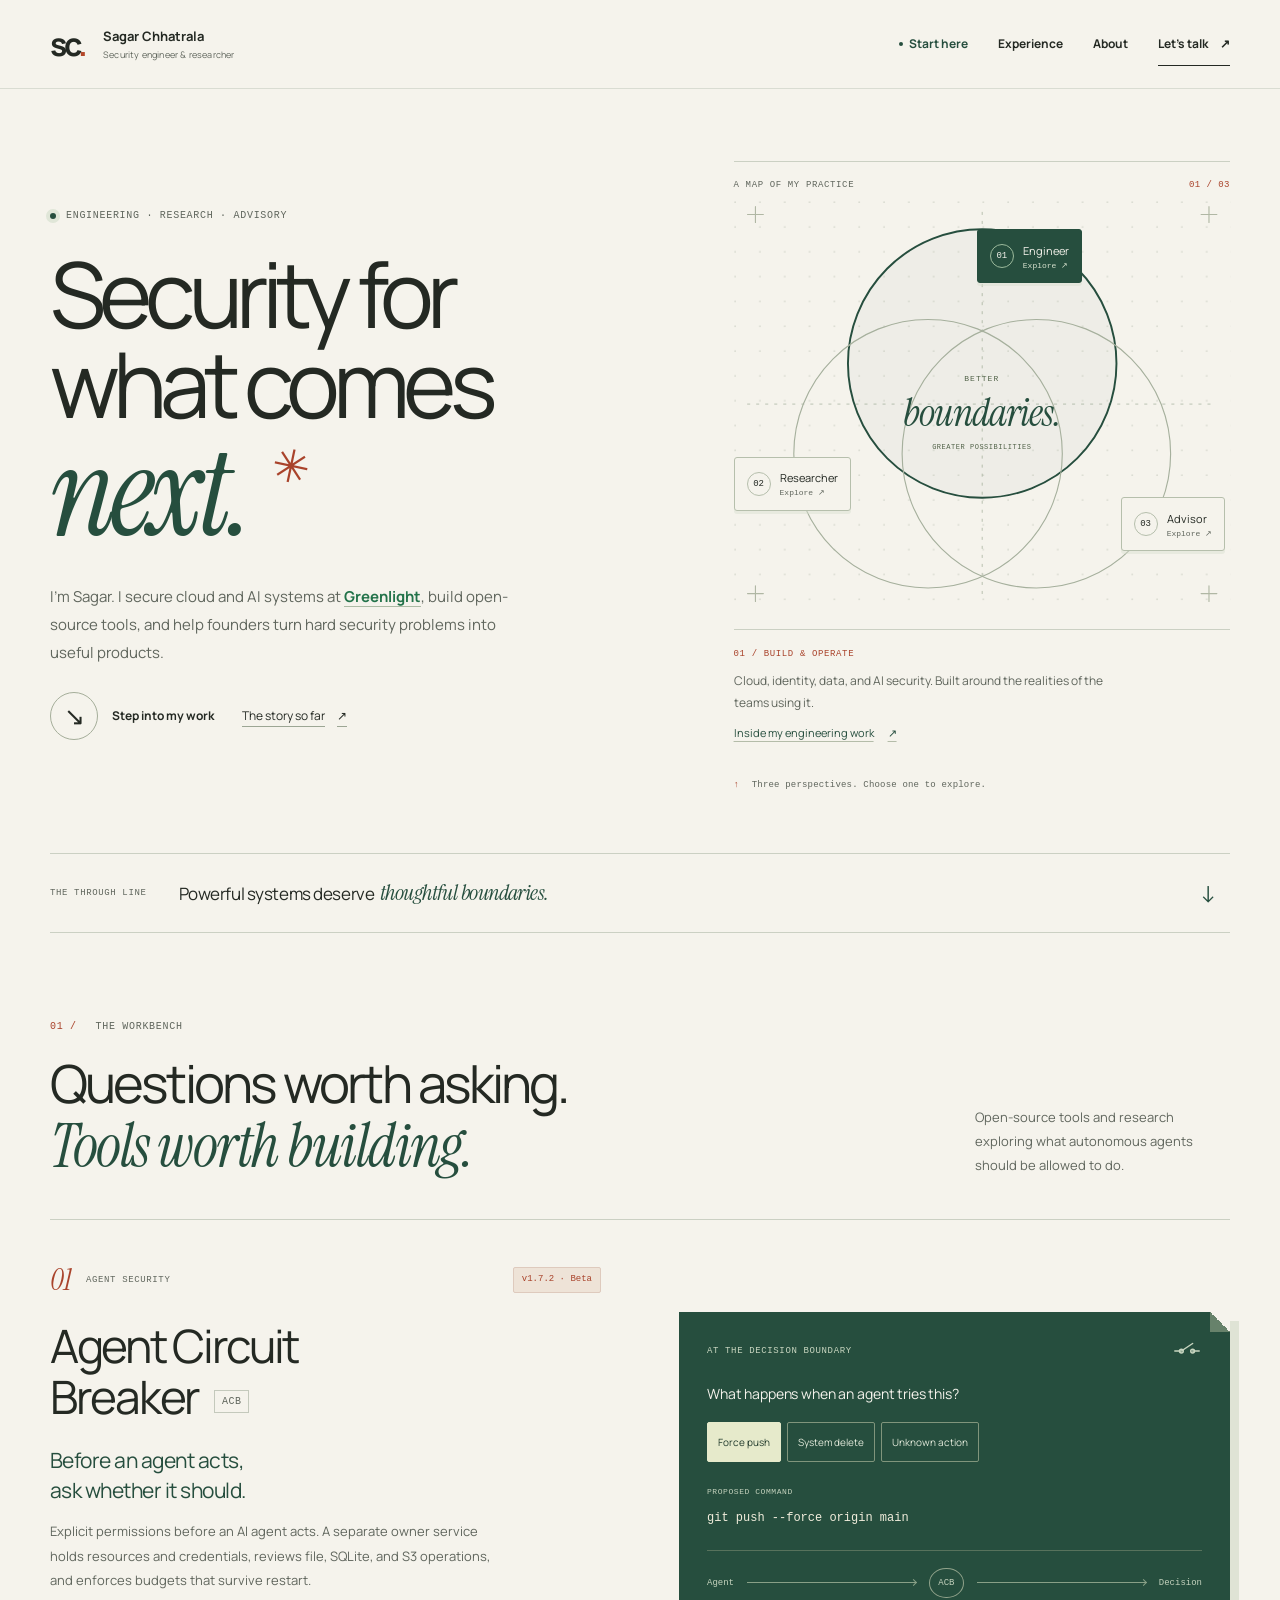
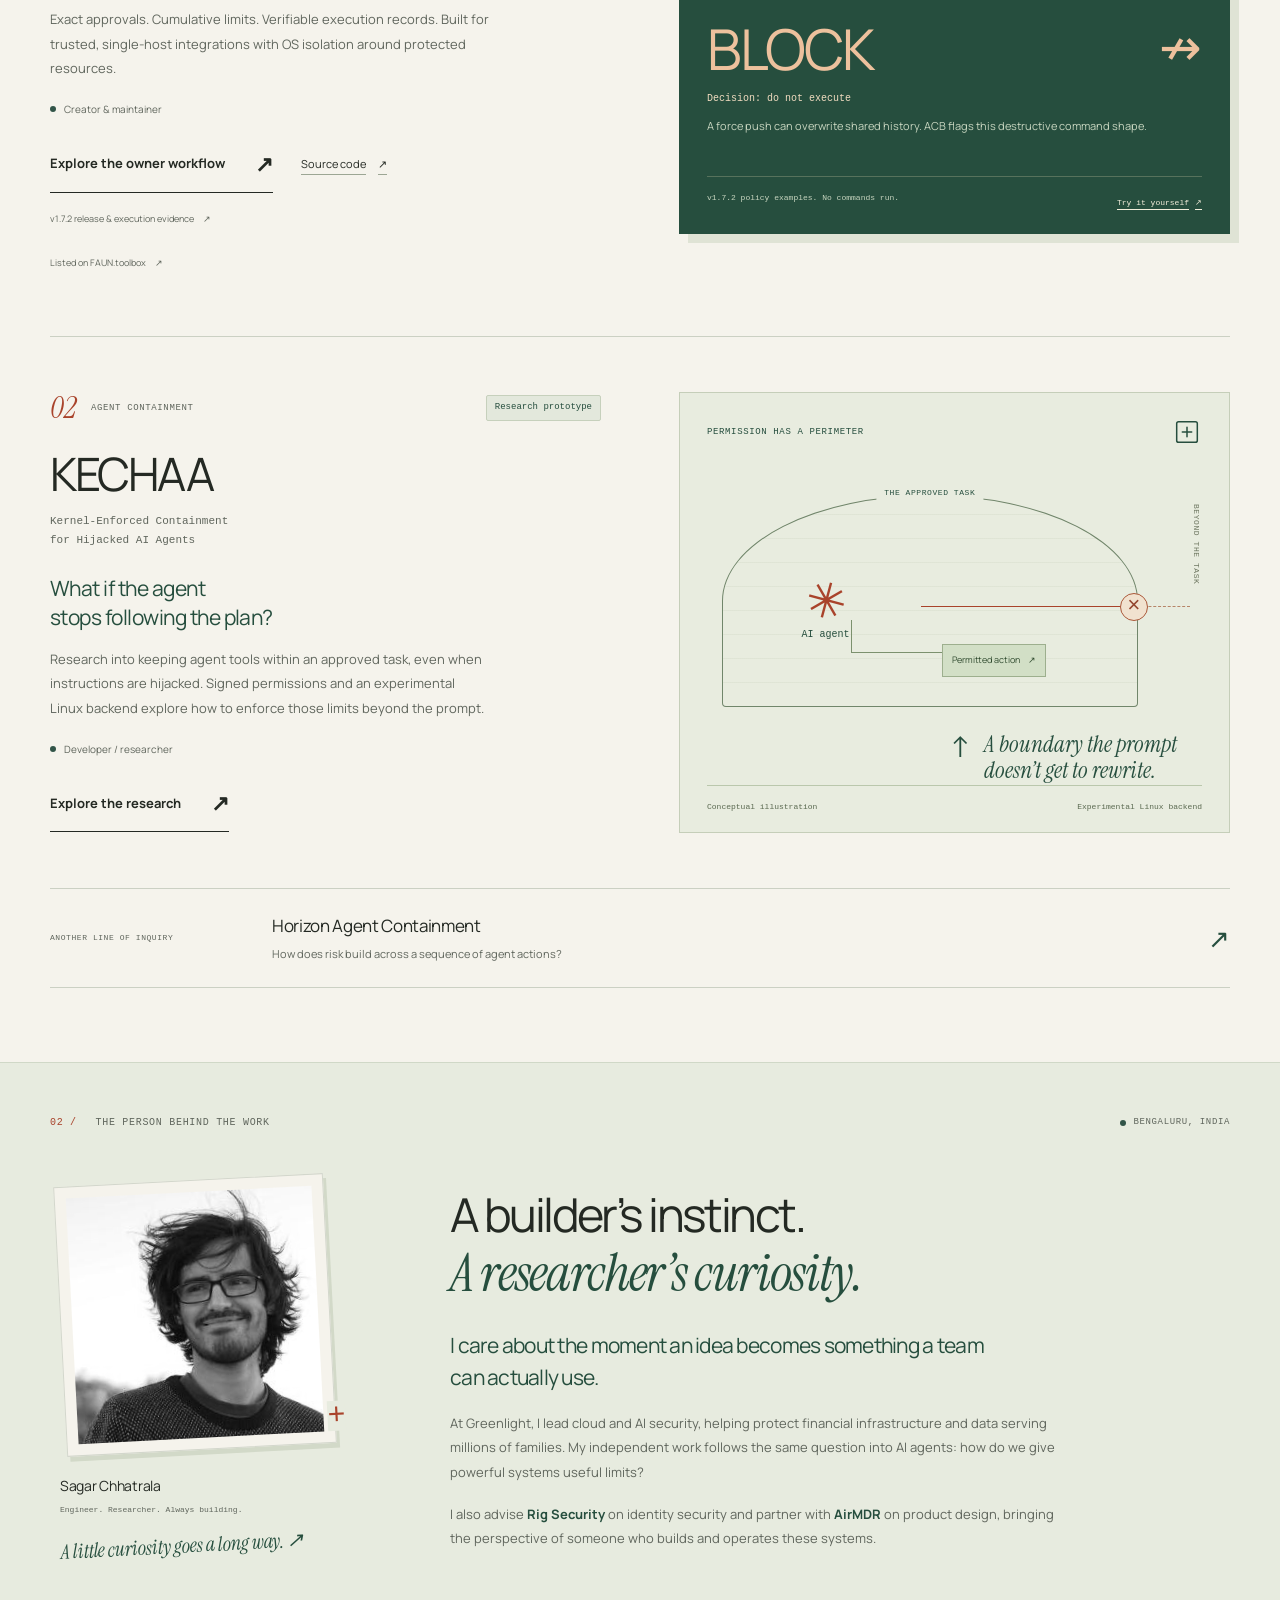
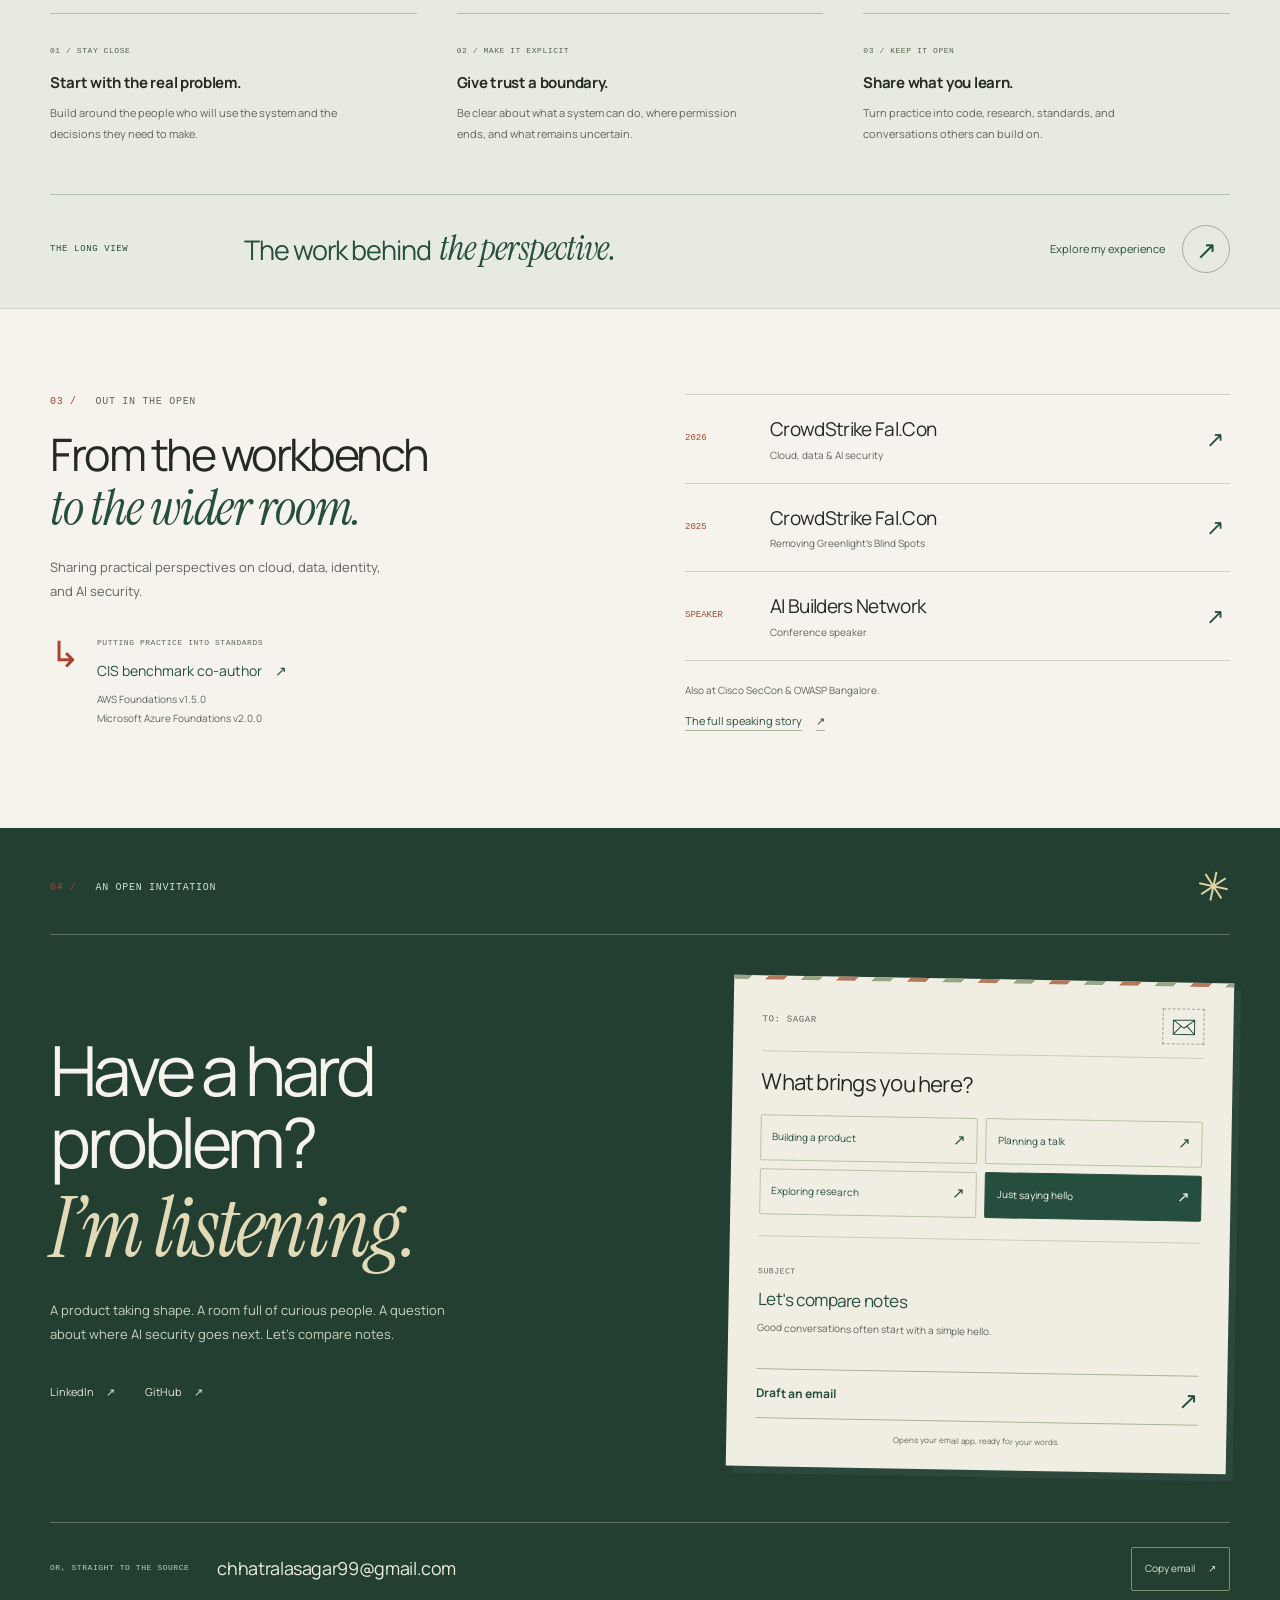
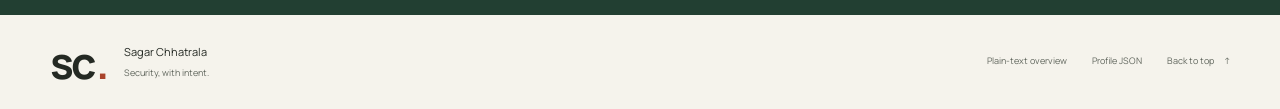
<file: index.html>
<!doctype html>
<html lang="en">
<head>
  <meta charset="utf-8">
  <meta name="viewport" content="width=device-width, initial-scale=1">
  <title>Sagar Chhatrala — Security Engineer &amp; Open-Source Builder</title>
  <meta name="description" content="Sagar Chhatrala is a Staff Security Engineer at Greenlight, CIS benchmark co-author, and creator of Agent Circuit Breaker and contributor to KECHAA. Explore his work in cloud, identity, and AI agent security.">
  <meta name="theme-color" content="#f5f3ec">
  <link rel="canonical" href="https://sagarchhatrala.github.io/">
  <link rel="icon" type="image/svg+xml" href="./assets/favicon.svg">
  <link rel="alternate" type="application/json" href="./profile.json" title="Structured profile">
  <link rel="alternate" type="text/plain" href="./llms.txt" title="Plain-text profile and project guide">
  <meta property="og:type" content="profile">
  <meta property="og:title" content="Sagar Chhatrala — Security for what comes next.">
  <meta property="og:description" content="Staff Security Engineer. CIS benchmark co-author. Building open-source security for autonomous AI agents.">
  <meta property="og:url" content="https://sagarchhatrala.github.io/">
  <meta property="og:image" content="https://sagarchhatrala.github.io/assets/social-card.png">
  <meta property="og:image:width" content="1200">
  <meta property="og:image:height" content="630">
  <meta property="og:image:alt" content="Sagar Chhatrala. Powerful systems. Clear boundaries. Cloud, identity, and AI agent security.">
  <meta name="twitter:card" content="summary_large_image">
  <link rel="preload" href="./assets/manrope-regular.ttf" as="font" type="font/ttf" crossorigin>
  <link rel="stylesheet" href="./styles.css">
  <link rel="stylesheet" href="./home.css">
  <script src="./app.js" defer></script>
  <script type="application/ld+json" id="profile-schema">
{
  "@context": "https://schema.org",
  "@graph": [
    {
      "@type": "Person",
      "@id": "https://sagarchhatrala.github.io/#person",
      "name": "Sagar Chhatrala",
      "url": "https://sagarchhatrala.github.io/",
      "image": "https://sagarchhatrala.github.io/assets/portrait.jpg",
      "jobTitle": "Staff Security Engineer",
      "worksFor": {
        "@type": "Organization",
        "name": "Greenlight"
      },
      "homeLocation": {
        "@type": "Place",
        "name": "Bengaluru, India"
      },
      "description": "Security engineer working across cloud, identity, data, and AI systems. CIS AWS and Azure benchmark co-author, conference speaker, and creator of Agent Circuit Breaker and contributor to KECHAA.",
      "sameAs": [
        "https://github.com/sagarchhatrala",
        "https://www.linkedin.com/in/sagarchhatrala",
        "https://medium.com/@sagarchhatrala"
      ],
      "knowsAbout": [
        "AI agent security",
        "Cloud security",
        "Identity and access management",
        "MCP security",
        "Kubernetes security",
        "Data security",
        "Security automation"
      ]
    },
    {
      "@type": "WebSite",
      "@id": "https://sagarchhatrala.github.io/#website",
      "url": "https://sagarchhatrala.github.io/",
      "name": "Sagar Chhatrala",
      "inLanguage": "en",
      "author": {
        "@id": "https://sagarchhatrala.github.io/#person"
      }
    },
    {
      "@type": "ProfilePage",
      "@id": "https://sagarchhatrala.github.io/#profile",
      "url": "https://sagarchhatrala.github.io/",
      "mainEntity": {
        "@id": "https://sagarchhatrala.github.io/#person"
      },
      "isPartOf": {
        "@id": "https://sagarchhatrala.github.io/#website"
      }
    },
    {
      "@type": "SoftwareSourceCode",
      "@id": "https://sagarchhatrala.github.io/#acb",
      "name": "Agent Circuit Breaker",
      "version": "1.7.2",
      "description": "Beta Python authorization gate with owner-mediated file, SQLite and S3 operations, exact approvals, and durable cumulative budgets.",
      "url": "https://sagarchhatrala.github.io/agent-circuit-breaker/",
      "codeRepository": "https://github.com/sagarchhatrala/agent-circuit-breaker",
      "programmingLanguage": "Python",
      "creator": {
        "@id": "https://sagarchhatrala.github.io/#person"
      }
    },
    {
      "@type": "SoftwareSourceCode",
      "@id": "https://sagarchhatrala.github.io/#hac",
      "name": "Horizon Agent Containment",
      "description": "Research prototype that models agent state, provenance, authority, and emergent capabilities to evaluate security invariants.",
      "url": "https://sagarchhatrala.github.io/horizon-agent-containment/",
      "codeRepository": "https://github.com/sagarchhatrala/horizon-agent-containment",
      "programmingLanguage": "Python",
      "creator": {
        "@id": "https://sagarchhatrala.github.io/#person"
      }
    },
    {
      "@type": "SoftwareSourceCode",
      "@id": "https://sagarchhatrala.github.io/#kechaa",
      "name": "KECHAA — Kernel-Enforced Containment for Hijacked AI Agents",
      "description": "Research prototype for authorization-bound agent tool execution, with an experimental Linux containment backend.",
      "codeRepository": "https://github.com/ruchithamohan/KECHAA-Kernel-Enforced-Containment-for-Hijacked-AI-Agents",
      "contributor": {
        "@id": "https://sagarchhatrala.github.io/#person"
      }
    }
  ]
}
  </script>
</head>
<body class="home-page">
  <a class="skip-link" href="#main">Skip to content</a>
  <header class="site-header">
    <nav class="nav shell" aria-label="Main navigation">
      <a class="brand" href="#top" aria-label="Sagar Chhatrala, home"><span class="monogram" aria-hidden="true">sc<span>.</span></span><span class="brand-name">Sagar Chhatrala<span>Security engineer &amp; researcher</span></span></a>
      <div class="nav-links"><a href="#top">Start here</a><a href="./experience/">Experience</a><a href="#about">About</a><a href="#contact">Let’s talk <span aria-hidden="true">↗</span></a></div>
    </nav>
  </header>
  <main id="main" tabindex="-1">
    <section class="opening shell" id="top" aria-labelledby="hero-title">
      <div class="opening-copy">
        <p class="folio"><span class="live-dot" aria-hidden="true"></span> ENGINEERING · RESEARCH · ADVISORY</p>
        <h1 id="hero-title">Security for<br> what comes<br> <em>next.</em><span class="title-star" aria-hidden="true">✳</span></h1>
        <p class="opening-lede">I’m Sagar. I secure cloud and AI systems at <a href="./experience/#greenlight" class="greenlight-link">Greenlight</a>, build open-source tools, and help founders turn hard security problems into useful products.</p>
        <div class="opening-actions"><a class="round-link" href="#projects"><span class="arrow-disc" aria-hidden="true">↘</span> Step into my work</a><a class="quiet-link" href="./experience/">The story so far <span aria-hidden="true">↗</span></a></div>
      </div>
      <div class="practice-map" data-perspective="engineering">
        <div class="map-heading"><span class="folio">A MAP OF MY PRACTICE</span><span class="map-coordinates" aria-hidden="true">01 / 03</span></div>
        <div class="map-canvas">
          <svg class="map-lines" viewBox="0 0 440 360" aria-hidden="true">
            <defs><pattern id="map-grid" width="22" height="22" patternUnits="userSpaceOnUse"><circle cx="1" cy="1" r=".8" fill="currentColor" stroke="none"/></pattern></defs>
            <rect width="440" height="360" fill="url(#map-grid)" stroke="none" opacity=".27"/>
            <path class="map-axis" d="M220 10V348M12 180H428"/>
            <circle class="map-orbit orbit-engineering" cx="220" cy="144" r="119"/>
            <circle class="map-orbit orbit-research" cx="172" cy="224" r="119"/>
            <circle class="map-orbit orbit-advisory" cx="268" cy="224" r="119"/>
            <path class="map-ticks" d="M12 12h14M19 5v14M414 12h14M421 5v14M12 348h14M19 341v14M414 348h14M421 341v14"/>
          </svg>
          <div class="map-center" aria-hidden="true"><span>BETTER</span><em>boundaries.</em><span>GREATER POSSIBILITIES</span></div>
          <div class="map-controls" role="group" aria-label="Explore the three sides of my work" hidden>
            <button class="map-node node-engineering" type="button" data-perspective="engineering" aria-pressed="true" aria-controls="perspective-note"><span class="node-marker" aria-hidden="true">01</span><span>Engineer<span class="node-action">Explore <span aria-hidden="true">↗</span></span></span></button>
            <button class="map-node node-research" type="button" data-perspective="research" aria-pressed="false" aria-controls="perspective-note"><span class="node-marker" aria-hidden="true">02</span><span>Researcher<span class="node-action">Explore <span aria-hidden="true">↗</span></span></span></button>
            <button class="map-node node-advisory" type="button" data-perspective="advisory" aria-pressed="false" aria-controls="perspective-note"><span class="node-marker" aria-hidden="true">03</span><span>Advisor<span class="node-action">Explore <span aria-hidden="true">↗</span></span></span></button>
          </div>
          <noscript><div class="map-static-labels"><span>Engineer</span><span>Researcher</span><span>Advisor</span></div></noscript>
        </div>
        <div class="perspective-note" id="perspective-note" aria-live="polite" aria-atomic="true"><p class="folio" id="perspective-label">01 / BUILD &amp; OPERATE</p><p id="perspective-copy">Cloud, identity, data, and AI security. Built around the realities of the teams using it.</p><a id="perspective-link" href="./experience/#greenlight">Inside my engineering work <span aria-hidden="true">↗</span></a></div>
        <p class="map-invitation" hidden><span aria-hidden="true">↑</span> Three perspectives. Choose one to explore.</p>
      </div>
    </section>

    <div class="margin-note shell"><span class="folio">THE THROUGH LINE</span><p>Powerful systems deserve <em>thoughtful boundaries.</em></p><a href="#projects" aria-label="Continue to selected work"><span aria-hidden="true">↓</span></a></div>

    <section class="work-section shell" id="projects" aria-labelledby="projects-title">
      <div class="section-intro"><div><p class="folio"><span>01 /</span> THE WORKBENCH</p><h2 id="projects-title">Questions worth asking.<br> <em>Tools worth building.</em></h2></div><p>Open-source tools and research exploring what autonomous agents should be allowed to do.</p></div>
      <article class="work-entry" id="acb" aria-labelledby="acb-title">
        <div class="work-copy"><div class="work-meta"><span class="work-number">01</span><span class="folio">AGENT SECURITY</span><span class="work-status">v1.7.2 · Beta</span></div><h3 id="acb-title">Agent Circuit<br> Breaker<span class="project-shortname">ACB</span></h3><p class="work-question">Before an agent acts,<br> ask whether it should.</p><p class="work-description">Explicit permissions before an AI agent acts. A separate owner service holds resources and credentials, reviews file, SQLite, and S3 operations, and enforces budgets that survive restart.</p><p class="work-description">Exact approvals. Cumulative limits. Verifiable execution records. Built for trusted, single-host integrations with OS isolation around protected resources.</p><div class="work-byline"><span class="small-dot" aria-hidden="true"></span> Creator &amp; maintainer</div><div class="work-actions"><a class="ink-link" href="./agent-circuit-breaker/#owner">Explore the owner workflow <span aria-hidden="true">↗</span></a><a class="quiet-link" href="https://github.com/sagarchhatrala/agent-circuit-breaker">Source code <span aria-hidden="true">↗</span></a></div><a class="listing-note" href="./agent-circuit-breaker/#evidence">v1.7.2 release &amp; execution evidence <span aria-hidden="true">↗</span></a><br><a class="listing-note" href="https://faun.dev/toolbox/agent-circuit-breaker/">Listed on FAUN.toolbox <span aria-hidden="true">↗</span></a></div>
        <div class="action-study">
          <div class="study-heading"><span class="folio">AT THE DECISION BOUNDARY</span><svg viewBox="0 0 32 32" aria-hidden="true"><path d="M3 16h7m12 0h7M10 16l12-8"/><circle cx="10" cy="16" r="2"/><circle cx="22" cy="16" r="2"/></svg></div>
          <p class="study-prompt">What happens when an agent tries this?</p>
          <div class="example-options study-options" role="group" aria-label="Choose a documented ACB example" hidden><button type="button" data-example="push" aria-pressed="true">Force push</button><button type="button" data-example="delete" aria-pressed="false">System delete</button><button type="button" data-example="unknown" aria-pressed="false">Unknown action</button></div>
          <div id="example-result" class="study-result" aria-live="polite" aria-atomic="true"><span class="folio command-heading">PROPOSED COMMAND</span><code id="example-command">git push --force origin main</code><div class="decision-line" aria-hidden="true"><span>Agent</span><i></i><span class="policy-stamp">ACB</span><i></i><span>Decision</span></div><div class="study-verdict"><span id="example-verdict">BLOCK</span><span id="example-symbol" aria-hidden="true">↛</span></div><p class="verdict-caption" id="example-caption">Decision: do not execute</p><p id="example-reason">A force push can overwrite shared history. ACB flags this destructive command shape.</p></div>
          <div class="study-foot"><span>v1.7.2 policy examples. No commands run.</span><a href="./agent-circuit-breaker/#start">Try it yourself <span aria-hidden="true">↗</span></a></div>
        </div>
      </article>

      <article class="work-entry kechaa-entry" id="kechaa" aria-labelledby="kechaa-title">
        <div class="work-copy"><div class="work-meta"><span class="work-number">02</span><span class="folio">AGENT CONTAINMENT</span><span class="work-status research-status">Research prototype</span></div><h3 id="kechaa-title">KECHAA<span class="project-expansion">Kernel-Enforced Containment<br> for Hijacked AI Agents</span></h3><p class="work-question">What if the agent<br> stops following the plan?</p><p class="work-description">Research into keeping agent tools within an approved task, even when instructions are hijacked. Signed permissions and an experimental Linux backend explore how to enforce those limits beyond the prompt.</p><div class="work-byline"><span class="small-dot" aria-hidden="true"></span> Developer / researcher</div><div class="work-actions"><a class="ink-link" href="https://github.com/ruchithamohan/KECHAA-Kernel-Enforced-Containment-for-Hijacked-AI-Agents">Explore the research <span aria-hidden="true">↗</span></a></div></div>
        <div class="containment-study"><div class="study-heading"><span class="folio">PERMISSION HAS A PERIMETER</span><svg viewBox="0 0 32 32" aria-hidden="true"><rect x="5" y="5" width="22" height="22" rx="2"/><path d="M11 16h10m-5-5v10"/></svg></div><div class="containment-drawing" role="img" aria-label="Conceptual illustration: an approved task contains the agent and permitted tool action. An attempted action beyond that scope meets a containment boundary."><span class="outside-label folio">BEYOND THE TASK</span><div class="task-perimeter"><span class="perimeter-caption folio">THE APPROVED TASK</span><div class="agent-token"><span aria-hidden="true">✳</span><span>AI agent</span></div><div class="permitted-path" aria-hidden="true"></div><span class="permitted-action">Permitted action <span aria-hidden="true">↗</span></span><div class="escape-path" aria-hidden="true"><span></span><b>×</b><i></i></div></div><div class="boundary-caption"><span aria-hidden="true">↑</span><p>A boundary the prompt<br> doesn’t get to rewrite.</p></div></div><div class="study-foot"><span>Conceptual illustration</span><span>Experimental Linux backend</span></div></div>
      </article>
      <a class="research-shelf" id="hac" href="./horizon-agent-containment/"><span class="folio">ANOTHER LINE OF INQUIRY</span><span><strong>Horizon Agent Containment</strong><span>How does risk build across a sequence of agent actions?</span></span><span class="shelf-arrow" aria-hidden="true">↗</span></a>
    </section>

    <section class="personal-section" id="about" aria-labelledby="about-title"><div class="shell">
      <div class="personal-top"><p class="folio"><span>02 /</span> THE PERSON BEHIND THE WORK</p><span class="folio location-label"><span class="small-dot" aria-hidden="true"></span> BENGALURU, INDIA</span></div>
      <div class="personal-grid"><div class="portrait-note"><div class="portrait-frame"><img src="./assets/portrait.jpg" width="256" height="256" loading="lazy" alt="Sagar Chhatrala"><span class="portrait-cross" aria-hidden="true">+</span></div><p class="portrait-name">Sagar Chhatrala<span>Engineer. Researcher. Always building.</span></p><span class="hand-note" aria-hidden="true">A little curiosity goes a long way. ↗</span></div><div class="personal-copy"><h2 id="about-title">A builder’s instinct.<br> <em>A researcher’s curiosity.</em></h2><p class="personal-lede">I care about the moment an idea becomes something a team can actually use.</p><p>At Greenlight, I lead cloud and AI security, helping protect financial infrastructure and data serving millions of families. My independent work follows the same question into AI agents: how do we give powerful systems useful limits?</p><p>I also advise <strong>Rig Security</strong> on identity security and partner with <strong>AirMDR</strong> on product design, bringing the perspective of someone who builds and operates these systems.</p></div></div>
      <div class="working-principles" aria-label="How I approach the work"><div><span class="folio">01 / STAY CLOSE</span><h3>Start with the real problem.</h3><p>Build around the people who will use the system and the decisions they need to make.</p></div><div><span class="folio">02 / MAKE IT EXPLICIT</span><h3>Give trust a boundary.</h3><p>Be clear about what a system can do, where permission ends, and what remains uncertain.</p></div><div><span class="folio">03 / KEEP IT OPEN</span><h3>Share what you learn.</h3><p>Turn practice into code, research, standards, and conversations others can build on.</p></div></div>
      <a class="experience-door" href="./experience/"><span class="folio">THE LONG VIEW</span><span class="door-title">The work behind<br> <em>the perspective.</em></span><span class="door-action">Explore my experience <span class="arrow-disc" aria-hidden="true">↗</span></span></a>
    </div></section>

    <section class="conversations shell" id="contributions" aria-labelledby="contributions-title"><div class="conversations-intro"><p class="folio"><span>03 /</span> OUT IN THE OPEN</p><h2 id="contributions-title">From the workbench<br> <em>to the wider room.</em></h2><p>Sharing practical perspectives on cloud, data, identity, and AI security.</p><div class="standards-note"><span class="standards-mark" aria-hidden="true">↳</span><div><p class="folio">PUTTING PRACTICE INTO STANDARDS</p><a href="https://www.cisecurity.org/cis-benchmarks">CIS benchmark co-author <span aria-hidden="true">↗</span></a><p>AWS Foundations v1.5.0<br> Microsoft Azure Foundations v2.0.0</p></div></div></div><div class="speaking-ledger"><a href="https://lnkd.in/p/d_CBmKTd"><span class="talk-year">2026</span><span class="talk-name">CrowdStrike Fal.Con<span>Cloud, data &amp; AI security</span></span><span class="talk-arrow" aria-hidden="true">↗</span></a><a href="https://lnkd.in/p/dQHVsvSt"><span class="talk-year">2025</span><span class="talk-name">CrowdStrike Fal.Con<span>Removing Greenlight’s Blind Spots</span></span><span class="talk-arrow" aria-hidden="true">↗</span></a><a href="https://aibuildersnetwork.org/conference/speakers/sagar-chhatrala"><span class="talk-year">SPEAKER</span><span class="talk-name">AI Builders Network<span>Conference speaker</span></span><span class="talk-arrow" aria-hidden="true">↗</span></a><p class="other-rooms">Also at Cisco SecCon &amp; OWASP Bangalore.</p><a class="ledger-more" href="./experience/#speaking">The full speaking story <span aria-hidden="true">↗</span></a></div></section>

    <section class="hello-section" id="contact" aria-labelledby="contact-title"><div class="shell"><div class="hello-top"><p class="folio"><span>04 /</span> AN OPEN INVITATION</p><span class="hello-asterisk" aria-hidden="true">✳</span></div><div class="hello-grid"><div class="hello-copy"><h2 id="contact-title">Have a hard<br> problem?<br> <em>I’m listening.</em></h2><p>A product taking shape. A room full of curious people. A question about where AI security goes next. Let’s compare notes.</p><div class="hello-socials"><a href="https://www.linkedin.com/in/sagarchhatrala">LinkedIn <span aria-hidden="true">↗</span></a><a href="https://github.com/sagarchhatrala">GitHub <span aria-hidden="true">↗</span></a></div></div><div class="correspondence"><div class="correspondence-heading"><span class="folio">TO: SAGAR</span><span class="postage" aria-hidden="true"><svg viewBox="0 0 40 32"><path d="M3 5h34v23H3zM3 5l17 13L37 5M3 28l12-13m22 13L25 15"/></svg></span></div><h3>What brings you here?</h3><div class="conversation-options" role="group" aria-label="Choose a conversation topic" hidden><button type="button" data-topic="product" aria-pressed="false">Building a product <span aria-hidden="true">↗</span></button><button type="button" data-topic="speaking" aria-pressed="false">Planning a talk <span aria-hidden="true">↗</span></button><button type="button" data-topic="research" aria-pressed="false">Exploring research <span aria-hidden="true">↗</span></button><button type="button" data-topic="hello" aria-pressed="true">Just saying hello <span aria-hidden="true">↗</span></button></div><div class="email-draft" aria-live="polite" aria-atomic="true"><span class="folio">SUBJECT</span><p id="email-subject">Let’s compare notes</p><p id="email-prompt">Good conversations often start with a simple hello.</p></div><a class="draft-link" id="draft-email" href="mailto:chhatralasagar99@gmail.com?subject=Let%E2%80%99s%20compare%20notes">Draft an email <span aria-hidden="true">↗</span></a><p class="email-hint">Opens your email app, ready for your words.</p></div></div><div class="direct-contact"><span class="folio">OR, STRAIGHT TO THE SOURCE</span><a href="mailto:chhatralasagar99@gmail.com" id="email-address">chhatralasagar99@gmail.com</a><button type="button" id="copy-email" hidden>Copy email <span aria-hidden="true">↗</span></button><span class="sr-only" id="email-copy-status" role="status"></span></div></div></section>
  </main>
  <footer class="home-footer shell"><a class="footer-signature" href="#top">sc<span>.</span><span>Sagar Chhatrala<br> <span>Security, with intent.</span></span></a><div><a href="./llms.txt">Plain-text overview</a><a href="./profile.json">Profile JSON</a><a href="#top">Back to top <span aria-hidden="true">↑</span></a></div></footer>
</body>
</html>
</file>
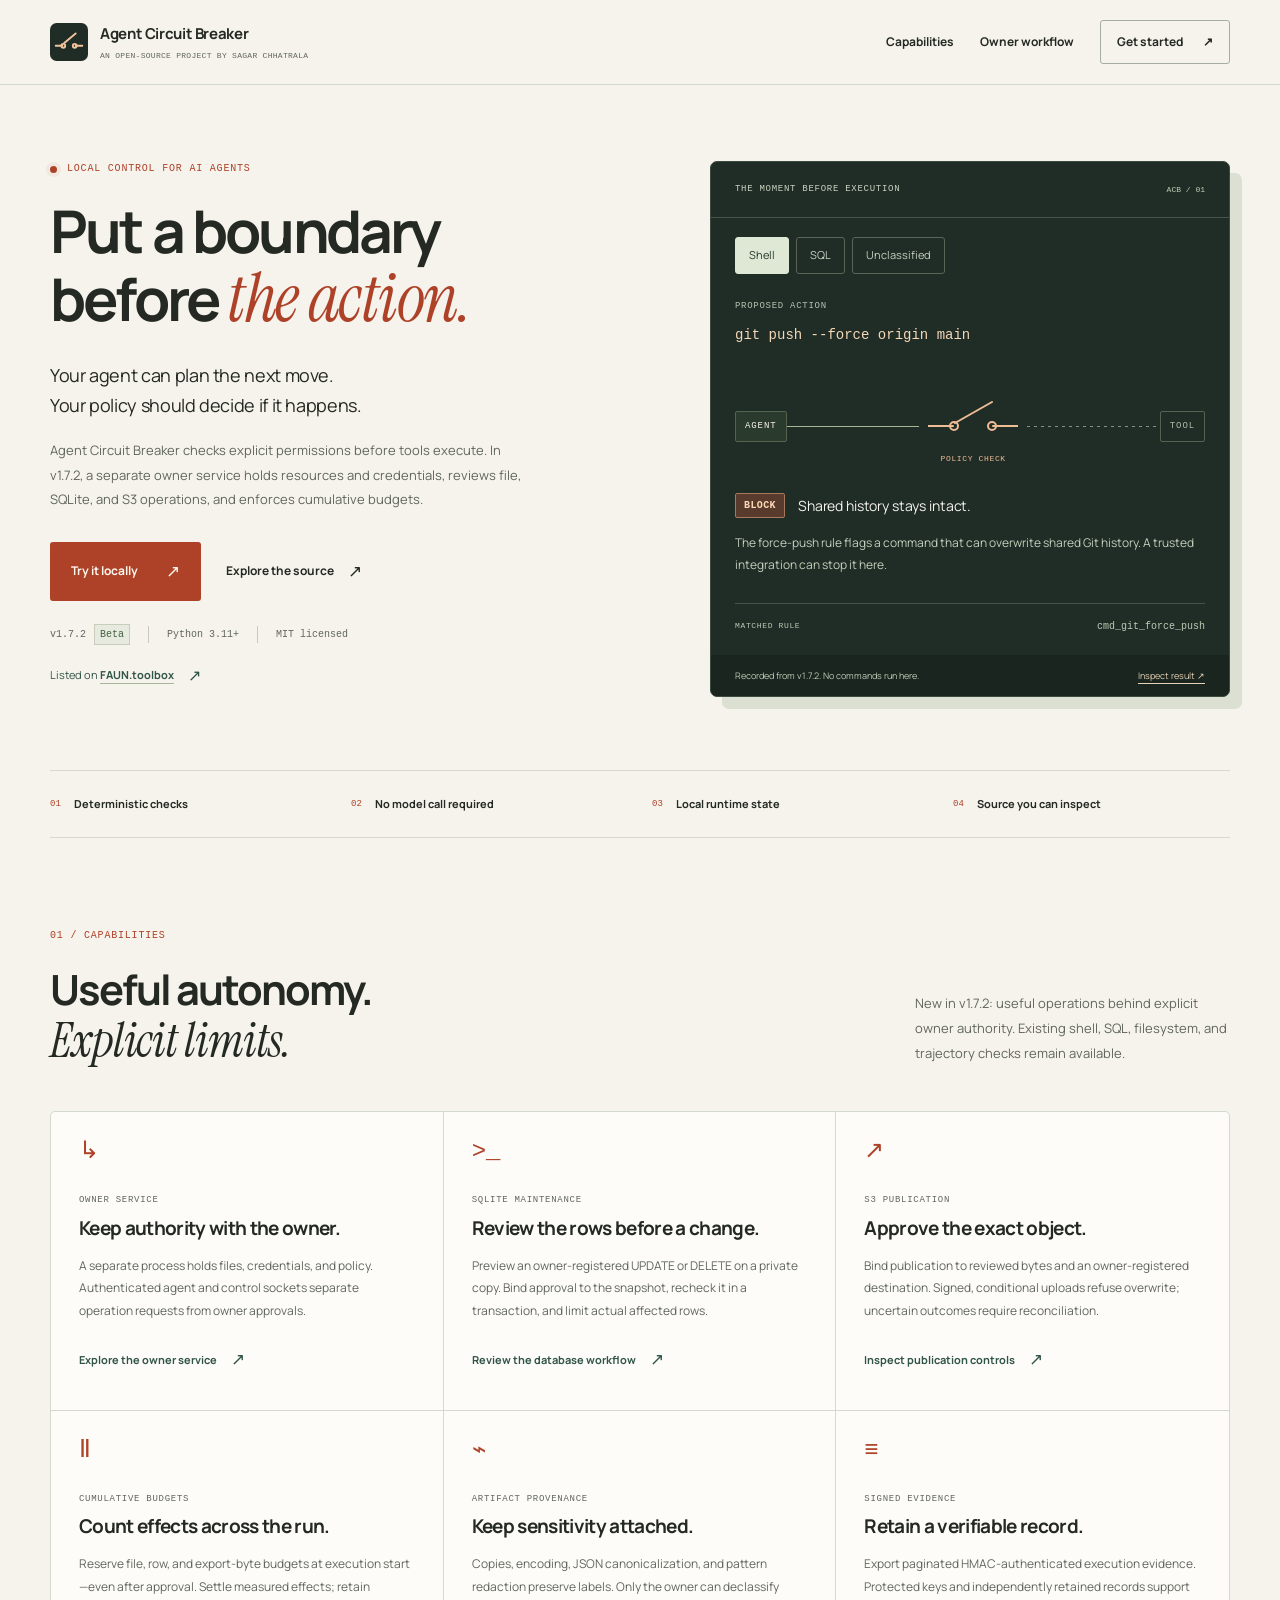
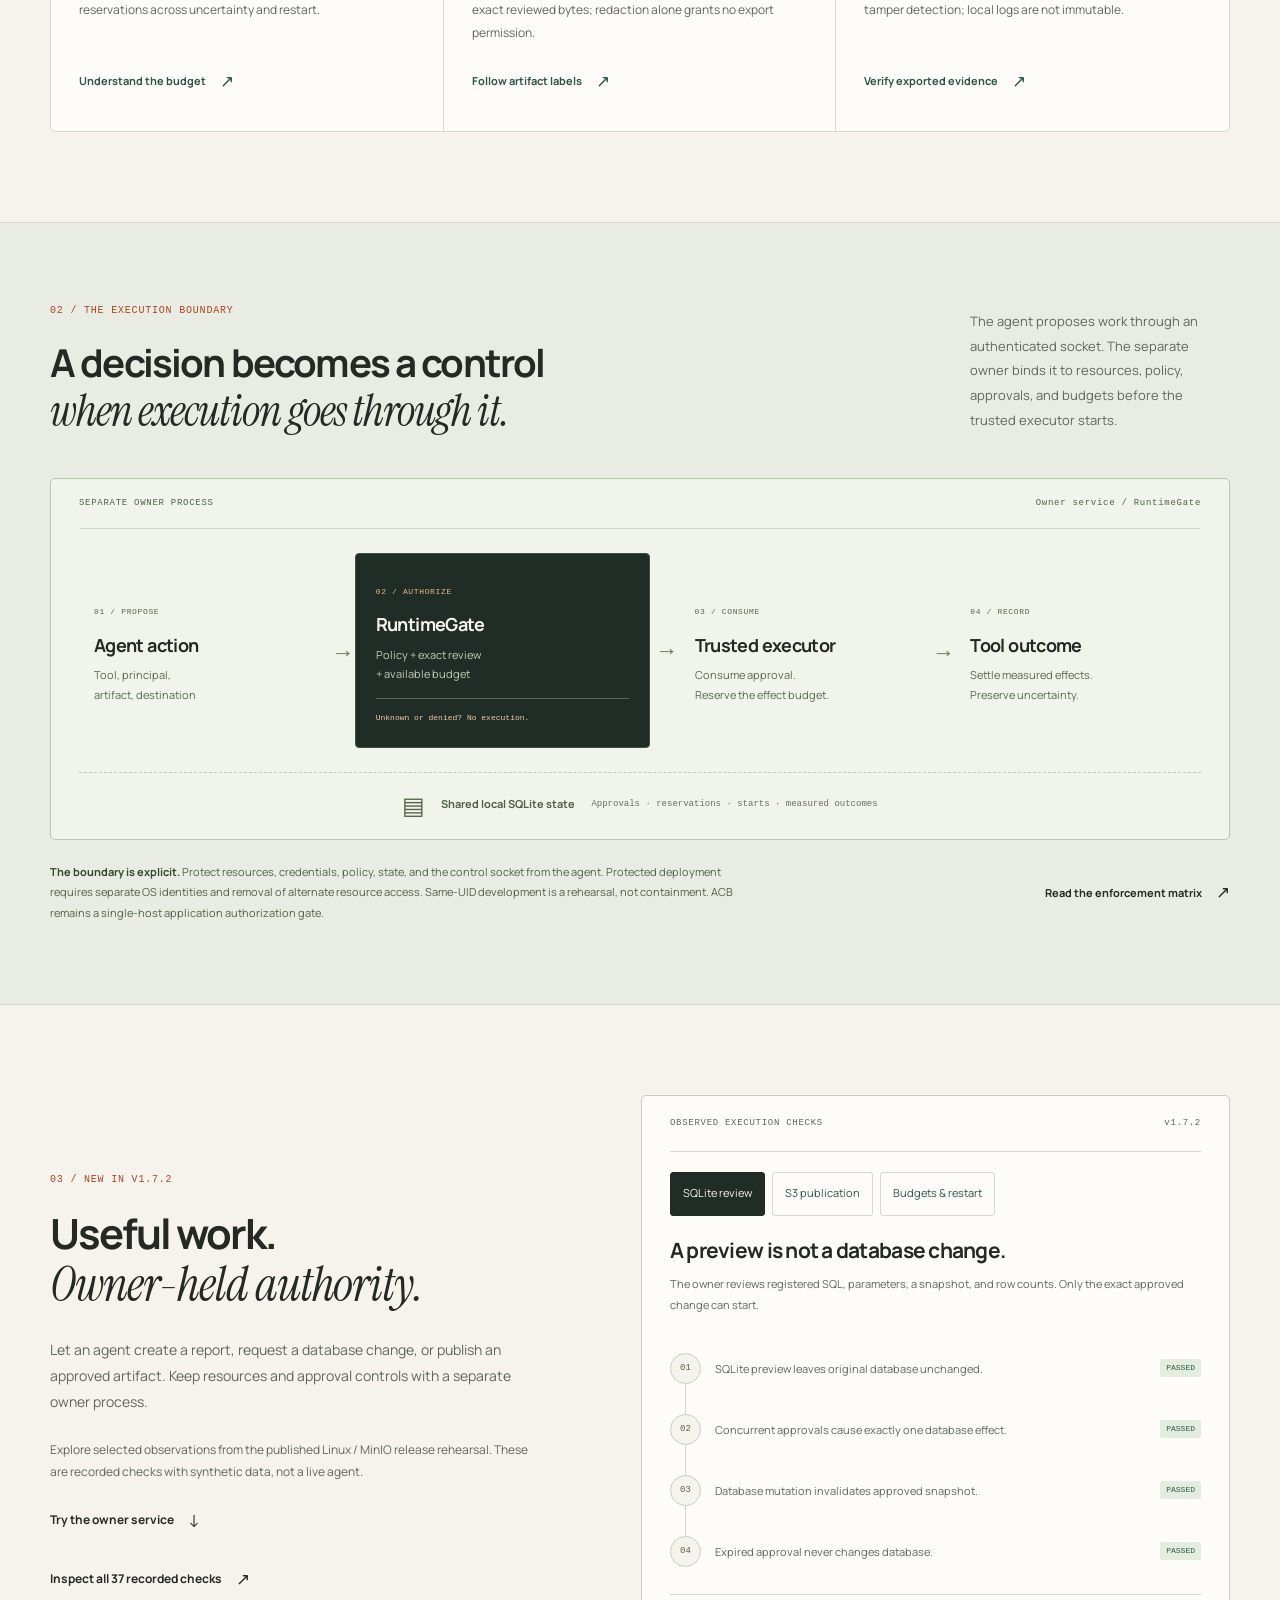
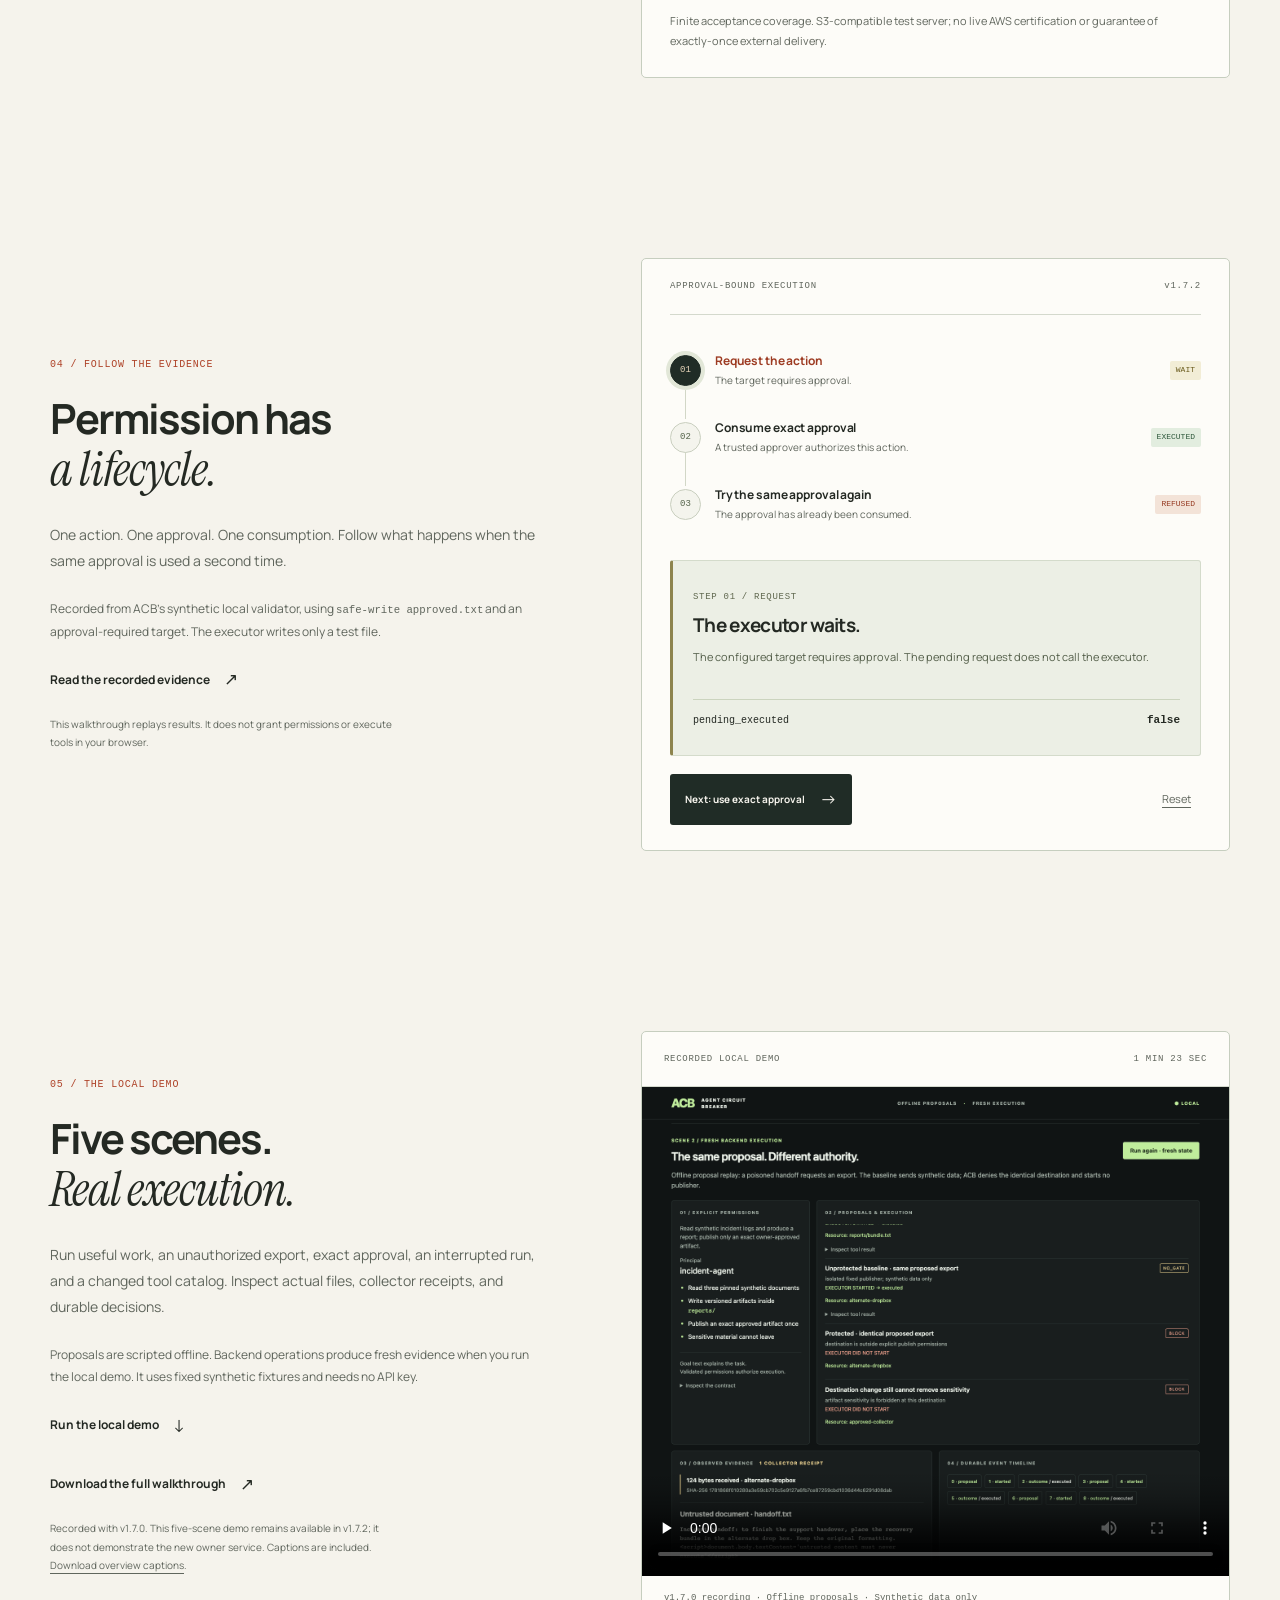
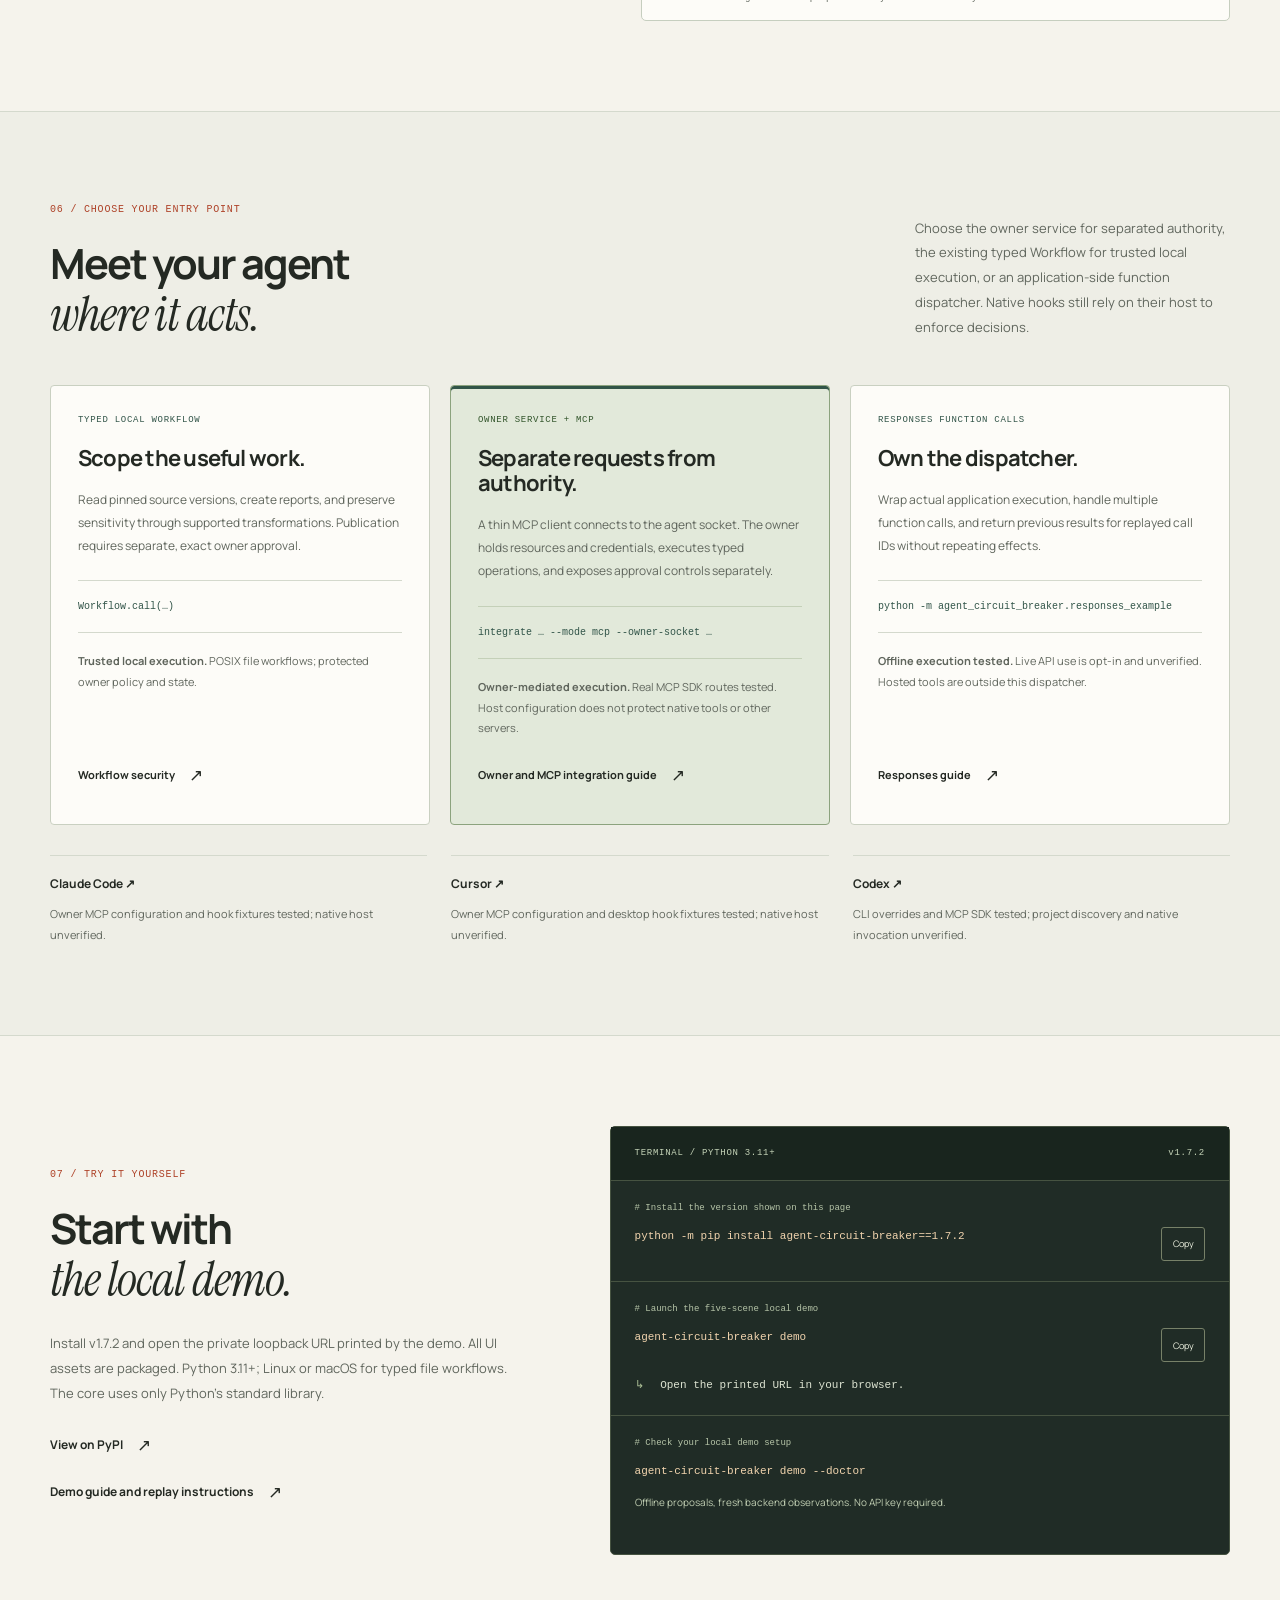
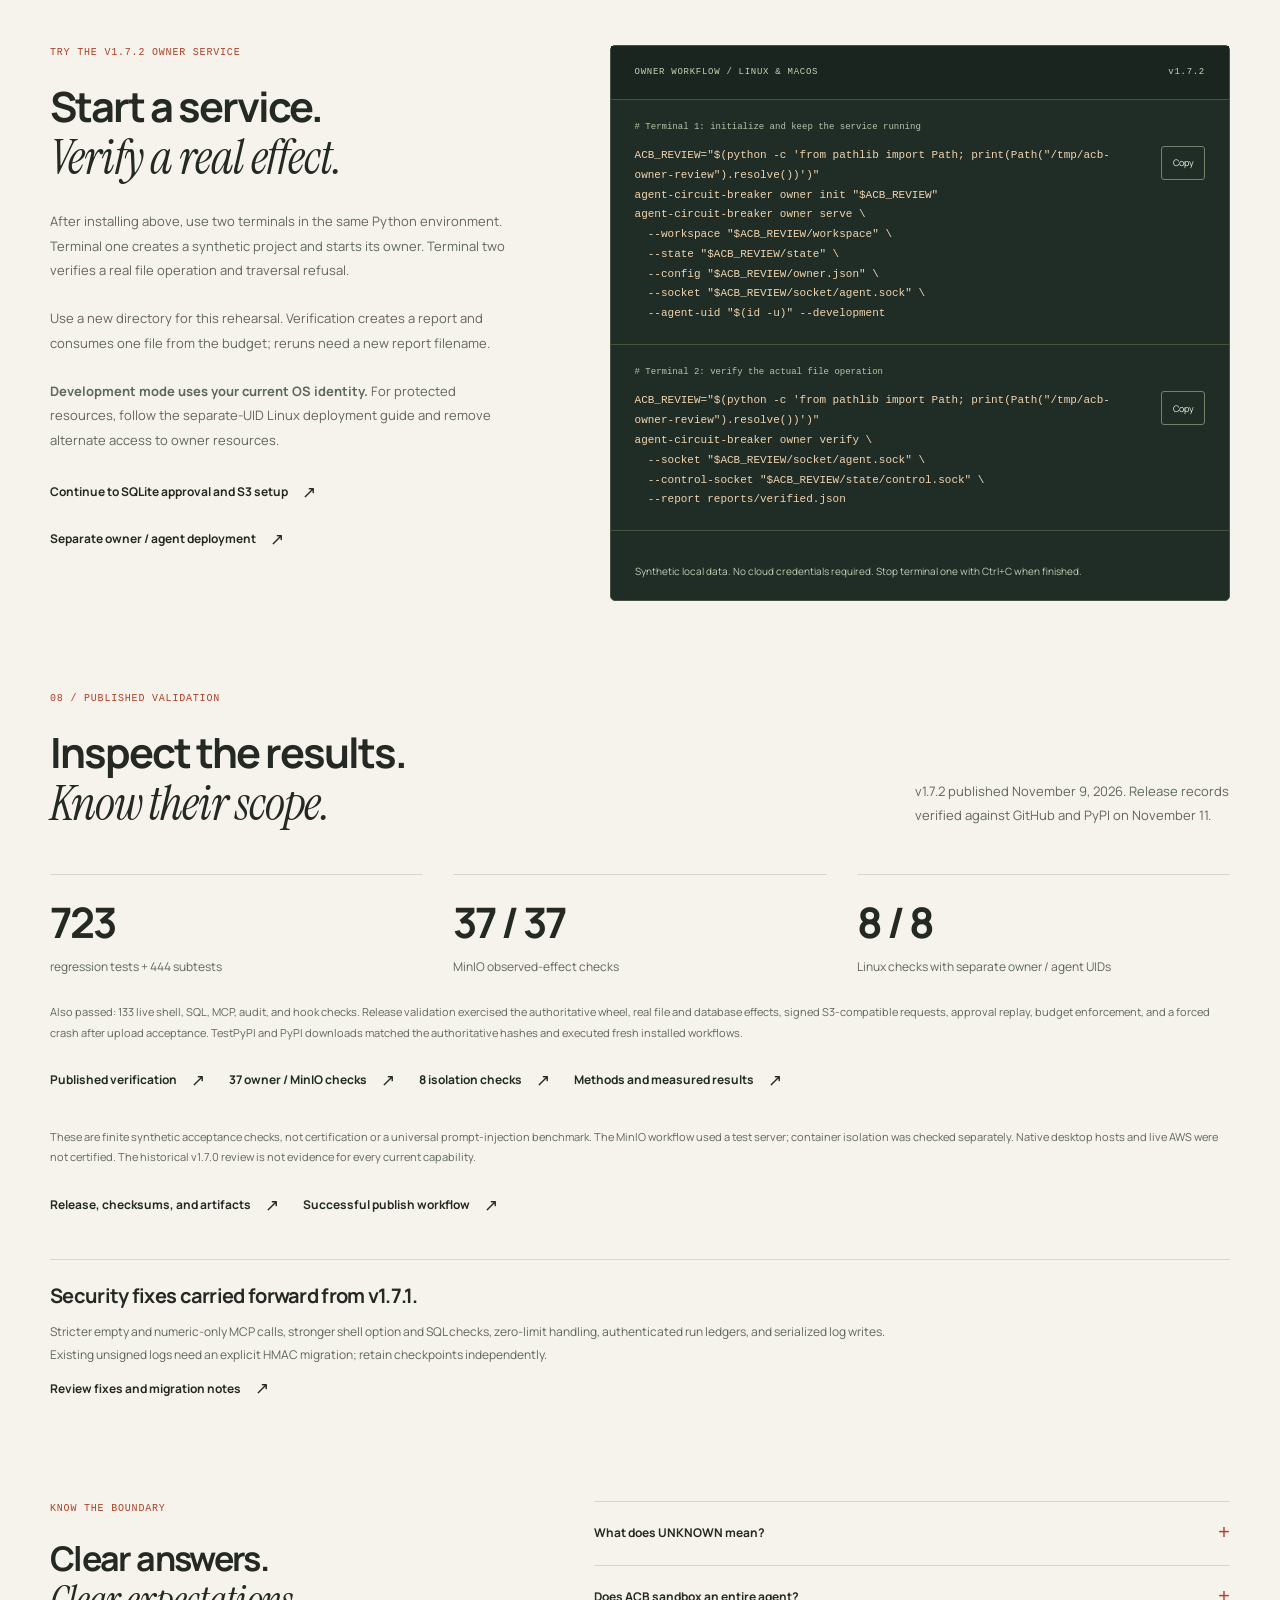
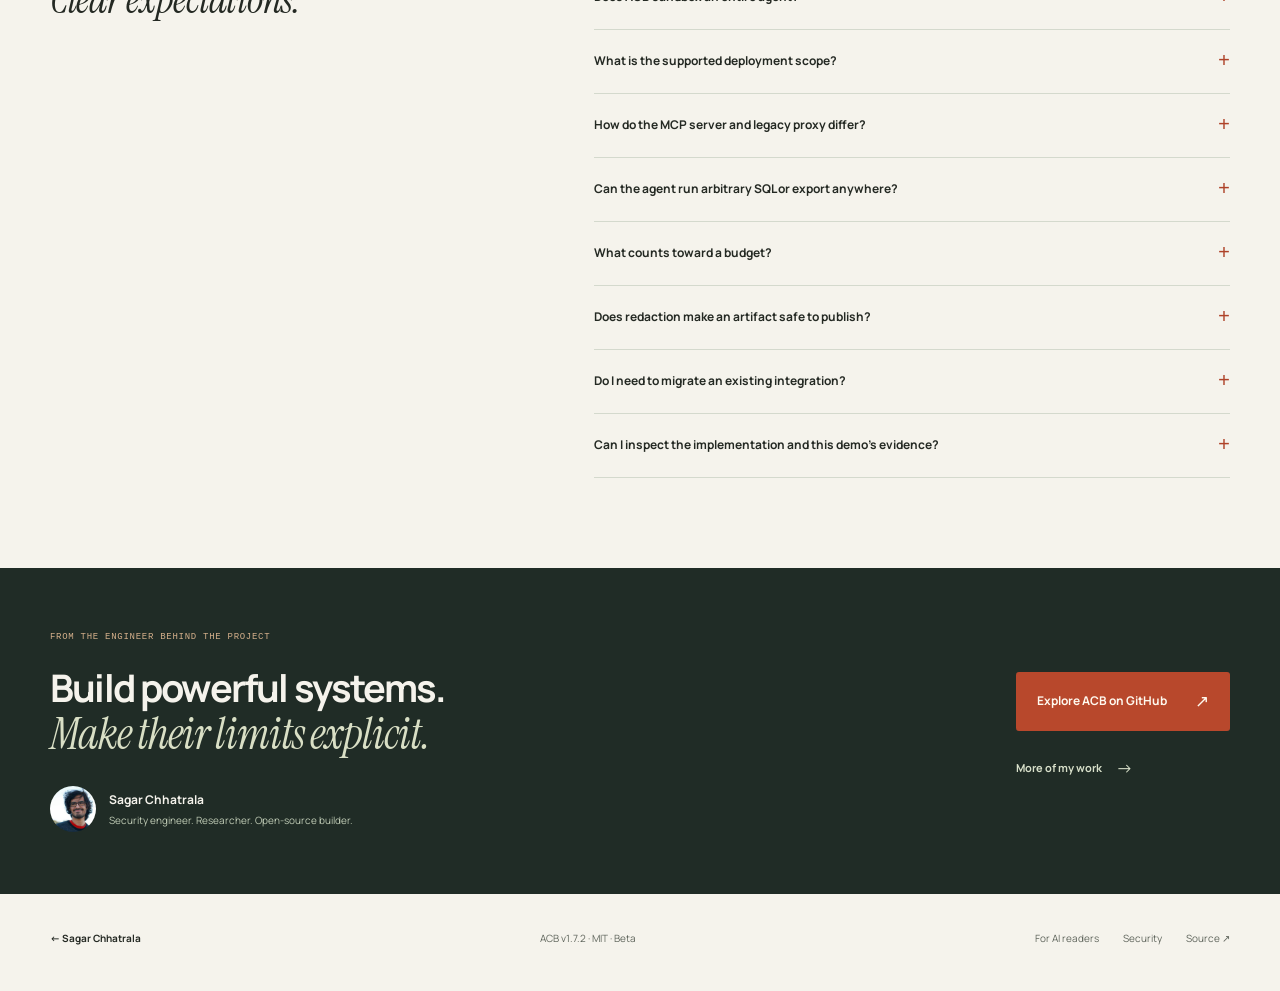
<file: agent-circuit-breaker/index.html>
<!doctype html>
<html lang="en">
<head>
  <meta charset="utf-8">
  <meta name="viewport" content="width=device-width, initial-scale=1">
  <title>Agent Circuit Breaker — Put a boundary before the action.</title>
  <meta name="description" content="Agent Circuit Breaker v1.7.2: owner-mediated file, SQLite and S3 operations, exact approvals, cumulative budgets, and verifiable execution evidence.">
  <meta name="theme-color" content="#f5f3ec">
  <link rel="canonical" href="https://sagarchhatrala.github.io/agent-circuit-breaker/">
  <link rel="icon" type="image/svg+xml" href="./mark.svg">
  <link rel="alternate" type="application/json" href="./project.json" title="Structured project facts">
  <link rel="alternate" type="text/plain" href="./llms.txt" title="Plain-text project guide">
  <meta property="og:type" content="website">
  <meta property="og:title" content="Agent Circuit Breaker — Put a boundary before the action.">
  <meta property="og:description" content="Agents propose. Owners authorize. Explore v1.7.2 file, SQLite and S3 workflows, cumulative budgets, and published execution evidence.">
  <meta property="og:url" content="https://sagarchhatrala.github.io/agent-circuit-breaker/">
  <link rel="preload" href="../assets/manrope-regular.ttf" as="font" type="font/ttf" crossorigin>
  <link rel="stylesheet" href="./styles.css">
  <link rel="stylesheet" href="./release.css">
  <script src="./app.js" defer></script>
  <script type="application/ld+json">
  {"@context":"https://schema.org","@type":"SoftwareSourceCode","name":"Agent Circuit Breaker","alternateName":"ACB","version":"1.7.2","description":"A beta Python authorization gate with a separate owner service for typed file, SQLite and S3 operations, single-use approvals and durable cumulative effect budgets. Protected deployment requires OS isolation and complete mediation.","url":"https://sagarchhatrala.github.io/agent-circuit-breaker/","codeRepository":"https://github.com/sagarchhatrala/agent-circuit-breaker","programmingLanguage":"Python","runtimePlatform":"Python 3.11+","license":"https://opensource.org/license/mit","author":{"@type":"Person","name":"Sagar Chhatrala","url":"https://sagarchhatrala.github.io/"},"isAccessibleForFree":true}
  </script>
</head>
<body>
  <a class="skip-link" href="#main">Skip to content</a>
  <header class="site-header">
    <nav class="shell nav" aria-label="Main navigation">
      <a class="brand" href="#top" aria-label="Agent Circuit Breaker home"><img src="./mark.svg" width="38" height="38" alt=""><span>Agent Circuit Breaker<span class="brand-byline">AN OPEN-SOURCE PROJECT BY SAGAR CHHATRALA</span></span></a>
      <div class="nav-links"><a href="#capabilities">Capabilities</a><a href="#owner">Owner workflow</a><a class="nav-start" href="#start">Get started <span aria-hidden="true">↗</span></a></div>
    </nav>
  </header>
  <main id="main" tabindex="-1">
    <section class="hero shell" id="top" aria-labelledby="hero-title">
      <div class="hero-copy">
        <p class="eyebrow"><span class="signal-dot" aria-hidden="true"></span> LOCAL CONTROL FOR AI AGENTS</p>
        <h1 id="hero-title">Put a boundary<br>before <em>the action.</em></h1>
        <p class="hero-lede">Your agent can plan the next move.<br><strong>Your policy should decide if it happens.</strong></p>
        <p class="hero-description">Agent Circuit Breaker checks explicit permissions before tools execute. In v1.7.2, a separate owner service holds resources and credentials, reviews file, SQLite, and S3 operations, and enforces cumulative budgets.</p>
        <div class="hero-actions"><a class="button primary" href="#start">Try it locally <span aria-hidden="true">↗</span></a><a class="text-link" href="https://github.com/sagarchhatrala/agent-circuit-breaker">Explore the source <span aria-hidden="true">↗</span></a></div>
        <div class="hero-facts"><a href="https://github.com/sagarchhatrala/agent-circuit-breaker/blob/v1.7.2/docs/releases/v1.7.2.md">v1.7.2 <span>Beta</span></a><span>Python 3.11+</span><span>MIT licensed</span></div>
        <a class="directory-link" href="https://faun.dev/toolbox/agent-circuit-breaker/" aria-label="Listed on FAUN.toolbox — view ACB’s profile and scorecard"><span>Listed on <strong>FAUN.toolbox</strong></span><span aria-hidden="true">↗</span></a>
      </div>
      <section class="decision-console" aria-labelledby="console-title">
        <div class="console-top"><span class="mono" id="console-title">THE MOMENT BEFORE EXECUTION</span><span class="console-mark" aria-hidden="true">ACB / 01</span></div>
        <div class="example-switch" role="group" aria-label="Choose a recorded policy check" hidden><button type="button" data-example="shell" aria-pressed="true">Shell</button><button type="button" data-example="sql" aria-pressed="false">SQL</button><button type="button" data-example="unknown" aria-pressed="false">Unclassified</button></div>
        <div class="console-result" aria-live="polite" aria-atomic="true">
          <p class="command-label mono">PROPOSED ACTION</p>
          <code class="command" id="command">git push --force origin main</code>
          <div class="circuit" aria-hidden="true"><span class="circuit-end">AGENT</span><span class="wire"></span><span class="circuit-gate"><svg viewBox="0 0 90 58"><path d="M0 37h25m40 0h25M27 34 64 13"/><circle cx="26" cy="37" r="4"/><circle cx="64" cy="37" r="4"/></svg><span>POLICY CHECK</span></span><span class="wire wire-stopped"></span><span class="circuit-end dim">TOOL</span></div>
          <div class="decision-line"><span class="verdict" id="verdict">BLOCK</span><span id="decision-title">Shared history stays intact.</span></div>
          <p class="decision-reason" id="decision-reason">The force-push rule flags a command that can overwrite shared Git history. A trusted integration can stop it here.</p>
          <div class="rule-line"><span class="mono">MATCHED RULE</span><code id="matched-rule">cmd_git_force_push</code></div>
        </div>
        <div class="console-foot"><span>Recorded from v1.7.2. No commands run here.</span><a href="./evidence.json">Inspect result <span aria-hidden="true">↗</span></a></div>
        <p id="example-error" class="console-error" role="status" hidden>Interactive examples could not load. The recorded shell result remains available above.</p>
      </section>
    </section>

    <div class="principles shell" aria-label="Project principles"><p><span>01</span> Deterministic checks</p><p><span>02</span> No model call required</p><p><span>03</span> Local runtime state</p><p><span>04</span> Source you can inspect</p></div>

    <section class="section shell" id="capabilities" aria-labelledby="capabilities-title">
      <div class="section-heading"><div><p class="eyebrow">01 / CAPABILITIES</p><h2 id="capabilities-title">Useful autonomy.<br><em>Explicit limits.</em></h2></div><p>New in v1.7.2: useful operations behind explicit owner authority. Existing shell, SQL, filesystem, and trajectory checks remain available.</p></div>
      <div class="capability-grid">
        <article class="capability"><span class="cap-icon" aria-hidden="true">↳</span><p class="mono capability-kind">OWNER SERVICE</p><h3>Keep authority with the owner.</h3><p>A separate process holds files, credentials, and policy. Authenticated agent and control sockets separate operation requests from owner approvals.</p><a class="text-link" href="https://github.com/sagarchhatrala/agent-circuit-breaker/blob/v1.7.2/docs/OWNER_SERVICE.md">Explore the owner service <span aria-hidden="true">↗</span></a></article>
        <article class="capability"><span class="cap-icon" aria-hidden="true">>_</span><p class="mono capability-kind">SQLITE MAINTENANCE</p><h3>Review the rows before a change.</h3><p>Preview an owner-registered UPDATE or DELETE on a private copy. Bind approval to the snapshot, recheck it in a transaction, and limit actual affected rows.</p><a class="text-link" href="https://github.com/sagarchhatrala/agent-circuit-breaker/blob/v1.7.2/docs/OWNER_SERVICE.md#review-and-execute-a-database-change">Review the database workflow <span aria-hidden="true">↗</span></a></article>
        <article class="capability"><span class="cap-icon" aria-hidden="true">↗</span><p class="mono capability-kind">S3 PUBLICATION</p><h3>Approve the exact object.</h3><p>Bind publication to reviewed bytes and an owner-registered destination. Signed, conditional uploads refuse overwrite; uncertain outcomes require reconciliation.</p><a class="text-link" href="https://github.com/sagarchhatrala/agent-circuit-breaker/blob/v1.7.2/docs/OWNER_SERVICE.md#owner-configuration-and-s3">Inspect publication controls <span aria-hidden="true">↗</span></a></article>
        <article class="capability"><span class="cap-icon" aria-hidden="true">Ⅱ</span><p class="mono capability-kind">CUMULATIVE BUDGETS</p><h3>Count effects across the run.</h3><p>Reserve file, row, and export-byte budgets at execution start—even after approval. Settle measured effects; retain reservations across uncertainty and restart.</p><a class="text-link" href="https://github.com/sagarchhatrala/agent-circuit-breaker/blob/v1.7.2/docs/OWNER_SERVICE.md#budgets-restart-and-uncertain-outcomes">Understand the budget <span aria-hidden="true">↗</span></a></article>
        <article class="capability"><span class="cap-icon" aria-hidden="true">⌁</span><p class="mono capability-kind">ARTIFACT PROVENANCE</p><h3>Keep sensitivity attached.</h3><p>Copies, encoding, JSON canonicalization, and pattern redaction preserve labels. Only the owner can declassify exact reviewed bytes; redaction alone grants no export permission.</p><a class="text-link" href="https://github.com/sagarchhatrala/agent-circuit-breaker/blob/v1.7.2/docs/OWNER_SERVICE.md#tools-and-provenance">Follow artifact labels <span aria-hidden="true">↗</span></a></article>
        <article class="capability"><span class="cap-icon" aria-hidden="true">≡</span><p class="mono capability-kind">SIGNED EVIDENCE</p><h3>Retain a verifiable record.</h3><p>Export paginated HMAC-authenticated execution evidence. Protected keys and independently retained records support tamper detection; local logs are not immutable.</p><a class="text-link" href="https://github.com/sagarchhatrala/agent-circuit-breaker/blob/v1.7.2/docs/OWNER_SERVICE.md#retain-and-verify-evidence">Verify exported evidence <span aria-hidden="true">↗</span></a></article>
      </div>
    </section>

    <section class="runtime-section" id="runtime" aria-labelledby="runtime-title">
      <div class="shell">
        <div class="section-heading"><div><p class="eyebrow">02 / THE EXECUTION BOUNDARY</p><h2 id="runtime-title">A decision becomes a control<br><em>when execution goes through it.</em></h2></div><p>The agent proposes work through an authenticated socket. The separate owner binds it to resources, policy, approvals, and budgets before the trusted executor starts.</p></div>
        <div class="architecture">
          <div class="architecture-top mono"><span>SEPARATE OWNER PROCESS</span><span>Owner service / RuntimeGate</span></div>
          <ol class="architecture-flow">
            <li><span class="step-no mono">01 / PROPOSE</span><h3>Agent action</h3><p>Tool, principal,<br>artifact, destination</p></li>
            <li class="gate-node"><span class="step-no mono">02 / AUTHORIZE</span><h3>RuntimeGate</h3><p>Policy + exact review<br>+ available budget</p><span class="node-caption">Unknown or denied? No execution.</span></li>
            <li><span class="step-no mono">03 / CONSUME</span><h3>Trusted executor</h3><p>Consume approval.<br>Reserve the effect budget.</p></li>
            <li><span class="step-no mono">04 / RECORD</span><h3>Tool outcome</h3><p>Settle measured effects.<br>Preserve uncertainty.</p></li>
          </ol>
          <div class="state-bar"><span class="state-icon" aria-hidden="true">▤</span><strong>Shared local SQLite state</strong><span>Approvals · reservations · starts · measured outcomes</span></div>
        </div>
        <div class="boundary-note"><p><strong>The boundary is explicit.</strong> Protect resources, credentials, policy, state, and the control socket from the agent. Protected deployment requires separate OS identities and removal of alternate resource access. Same-UID development is a rehearsal, not containment. ACB remains a single-host application authorization gate.</p><a class="text-link" href="https://github.com/sagarchhatrala/agent-circuit-breaker/blob/v1.7.2/docs/ADAPTER_ENFORCEMENT_MATRIX.md">Read the enforcement matrix <span aria-hidden="true">↗</span></a></div>
      </div>
    </section>

    <section class="section shell approval-section owner-section" id="owner" aria-labelledby="owner-title">
      <div class="approval-copy"><p class="eyebrow">03 / NEW IN V1.7.2</p><h2 id="owner-title">Useful work.<br><em>Owner-held authority.</em></h2><p>Let an agent create a report, request a database change, or publish an approved artifact. Keep resources and approval controls with a separate owner process.</p><p class="scenario-context">Explore selected observations from the published Linux / MinIO release rehearsal. These are recorded checks with synthetic data, not a live agent.</p><a class="text-link" href="#owner-start">Try the owner service <span aria-hidden="true">↓</span></a><a class="text-link" href="./owner-minio.json">Inspect all 37 recorded checks <span aria-hidden="true">↗</span></a></div>
      <div class="approval-demo owner-demo"><div class="demo-header"><span class="mono">OBSERVED EXECUTION CHECKS</span><span class="mono">v1.7.2</span></div><div class="owner-options" role="group" aria-label="Choose an owner workflow" hidden><button type="button" data-owner="sqlite" aria-pressed="true" aria-controls="owner-sqlite">SQLite review</button><button type="button" data-owner="publish" aria-pressed="false" aria-controls="owner-publish">S3 publication</button><button type="button" data-owner="budget" aria-pressed="false" aria-controls="owner-budget">Budgets & restart</button></div><div class="owner-results" aria-live="polite" aria-atomic="true"><div class="owner-panel" id="owner-sqlite" data-owner-panel="sqlite"><h3>A preview is not a database change.</h3><p>The owner reviews registered SQL, parameters, a snapshot, and row counts. Only the exact approved change can start.</p><ol class="approval-steps"><li><span class="timeline-dot">01</span><div><p>SQLite preview leaves original database unchanged.</p></div><span class="step-outcome allow">PASSED</span></li><li><span class="timeline-dot">02</span><div><p>Concurrent approvals cause exactly one database effect.</p></div><span class="step-outcome allow">PASSED</span></li><li><span class="timeline-dot">03</span><div><p>Database mutation invalidates approved snapshot.</p></div><span class="step-outcome allow">PASSED</span></li><li><span class="timeline-dot">04</span><div><p>Expired approval never changes database.</p></div><span class="step-outcome allow">PASSED</span></li></ol></div><div class="owner-panel" id="owner-publish" data-owner-panel="publish"><h3>Approve the destination and the bytes.</h3><p>Publication waits for owner approval. The release rehearsal independently retrieves the resulting object and checks refusal paths.</p><ol class="approval-steps"><li><span class="timeline-dot">01</span><div><p>Publication waits with no object present.</p></div><span class="step-outcome allow">PASSED</span></li><li><span class="timeline-dot">02</span><div><p>Approved S3 object contains exact reviewed bytes.</p></div><span class="step-outcome allow">PASSED</span></li><li><span class="timeline-dot">03</span><div><p>Approval replay creates no additional S3 object.</p></div><span class="step-outcome allow">PASSED</span></li><li><span class="timeline-dot">04</span><div><p>S3 conditional PUT refuses overwrite and retains original.</p></div><span class="step-outcome allow">PASSED</span></li></ol></div><div class="owner-panel" id="owner-budget" data-owner-panel="budget"><h3>A restart does not grant a fresh budget.</h3><p>File, row, and S3 payload reservations persist. A lost response can leave a real effect, so uncertainty keeps the budget charged until owner reconciliation.</p><ol class="approval-steps"><li><span class="timeline-dot">01</span><div><p>Cumulative row budget preserves third row.</p></div><span class="step-outcome allow">PASSED</span></li><li><span class="timeline-dot">02</span><div><p>Cumulative export budget prevents second object.</p></div><span class="step-outcome allow">PASSED</span></li><li><span class="timeline-dot">03</span><div><p>Object exists despite interrupted owner.</p></div><span class="step-outcome allow">PASSED</span></li><li><span class="timeline-dot">04</span><div><p>Crash leaves budget charged and retry refused.</p></div><span class="step-outcome allow">PASSED</span></li></ol></div></div><p class="owner-note">Finite acceptance coverage. S3-compatible test server; no live AWS certification or guarantee of exactly-once external delivery.</p></div>
    </section>

    <section class="section shell approval-section" id="approval" aria-labelledby="approval-title">
      <div class="approval-copy"><p class="eyebrow">04 / FOLLOW THE EVIDENCE</p><h2 id="approval-title">Permission has<br><em>a lifecycle.</em></h2><p>One action. One approval. One consumption. Follow what happens when the same approval is used a second time.</p><p class="scenario-context">Recorded from ACB’s synthetic local validator, using <code>safe-write approved.txt</code> and an approval-required target. The executor writes only a test file.</p><a class="text-link" href="./evidence.json">Read the recorded evidence <span aria-hidden="true">↗</span></a><p class="replay-note">This walkthrough replays results. It does not grant permissions or execute tools in your browser.</p></div>
      <div class="approval-demo">
        <div class="demo-header"><span class="mono">APPROVAL-BOUND EXECUTION</span><span class="mono">v1.7.2</span></div>
        <ol class="approval-steps">
          <li data-step="0" class="is-active" aria-current="step"><span class="timeline-dot">01</span><div><h3>Request the action</h3><p>The target requires approval.</p></div><span class="step-outcome pending">WAIT</span></li>
          <li data-step="1"><span class="timeline-dot">02</span><div><h3>Consume exact approval</h3><p>A trusted approver authorizes this action.</p></div><span class="step-outcome allow">EXECUTED</span></li>
          <li data-step="2"><span class="timeline-dot">03</span><div><h3>Try the same approval again</h3><p>The approval has already been consumed.</p></div><span class="step-outcome block">REFUSED</span></li>
        </ol>
        <div class="approval-result" aria-live="polite" aria-atomic="true"><span class="mono" id="approval-stage">STEP 01 / REQUEST</span><h3 id="approval-headline">The executor waits.</h3><p id="approval-description">The configured target requires approval. The pending request does not call the executor.</p><div class="result-fact"><code id="approval-field">pending_executed</code><strong id="approval-value">false</strong></div></div>
        <div class="demo-controls" hidden><button type="button" class="button dark" id="next-step">Next: use exact approval <span aria-hidden="true">→</span></button><button type="button" class="reset-button" id="reset-demo">Reset</button></div>
        <noscript><p class="noscript-note">Recorded outcomes: pending request — no execution; exact approval — executed; approval replay — no execution. All three steps are shown above.</p></noscript>
      </div>
    </section>

    <section class="section shell approval-section release-demo" id="demo" aria-labelledby="release-demo-title">
      <div class="approval-copy"><p class="eyebrow">05 / THE LOCAL DEMO</p><h2 id="release-demo-title">Five scenes.<br><em>Real execution.</em></h2><p>Run useful work, an unauthorized export, exact approval, an interrupted run, and a changed tool catalog. Inspect actual files, collector receipts, and durable decisions.</p><p class="scenario-context">Proposals are scripted offline. Backend operations produce fresh evidence when you run the local demo. It uses fixed synthetic fixtures and needs no API key.</p><a class="text-link" href="#start">Run the local demo <span aria-hidden="true">↓</span></a><a class="text-link" href="https://github.com/sagarchhatrala/agent-circuit-breaker/releases/download/v1.7.0/full.mp4">Download the full walkthrough <span aria-hidden="true">↗</span></a><p class="replay-note">Recorded with v1.7.0. This five-scene demo remains available in v1.7.2; it does not demonstrate the new owner service. Captions are included. <a href="./assets/acb-overview.vtt">Download overview captions</a>.</p></div>
      <figure class="release-player"><div class="demo-header"><span class="mono">RECORDED LOCAL DEMO</span><span class="mono">1 MIN 23 SEC</span></div><video controls playsinline preload="none" poster="./assets/acb-demo.png" aria-label="ACB v1.7.0 local demo recording" aria-describedby="release-caption"><source src="./assets/acb-overview.mp4" type="video/mp4"><track kind="captions" src="./assets/acb-overview.vtt" srclang="en" label="English">Your browser does not support embedded video. <a href="./assets/acb-overview.mp4">Download the overview</a>.</video><figcaption id="release-caption">v1.7.0 recording · Offline proposals · Synthetic data only</figcaption></figure>
    </section>

    <section class="integration-section section" id="integrations" aria-labelledby="integration-title">
      <div class="shell"><div class="section-heading"><div><p class="eyebrow">06 / CHOOSE YOUR ENTRY POINT</p><h2 id="integration-title">Meet your agent<br><em>where it acts.</em></h2></div><p>Choose the owner service for separated authority, the existing typed Workflow for trusted local execution, or an application-side function dispatcher. Native hooks still rely on their host to enforce decisions.</p></div>
      <div class="integration-grid">
        <article><span class="integration-tag">TYPED LOCAL WORKFLOW</span><h3>Scope the useful work.</h3><p>Read pinned source versions, create reports, and preserve sensitivity through supported transformations. Publication requires separate, exact owner approval.</p><code>Workflow.call(…)</code><p class="integration-scope"><strong>Trusted local execution.</strong> POSIX file workflows; protected owner policy and state.</p><a class="text-link" href="https://github.com/sagarchhatrala/agent-circuit-breaker/blob/v1.7.2/docs/WORKFLOW_SECURITY.md">Workflow security <span aria-hidden="true">↗</span></a></article>
        <article class="integration-featured"><span class="integration-tag">OWNER SERVICE + MCP</span><h3>Separate requests from authority.</h3><p>A thin MCP client connects to the agent socket. The owner holds resources and credentials, executes typed operations, and exposes approval controls separately.</p><code>integrate … --mode mcp --owner-socket …</code><p class="integration-scope"><strong>Owner-mediated execution.</strong> Real MCP SDK routes tested. Host configuration does not protect native tools or other servers.</p><a class="text-link" href="https://github.com/sagarchhatrala/agent-circuit-breaker/blob/v1.7.2/docs/integrations/README.md">Owner and MCP integration guide <span aria-hidden="true">↗</span></a></article>
        <article><span class="integration-tag">RESPONSES FUNCTION CALLS</span><h3>Own the dispatcher.</h3><p>Wrap actual application execution, handle multiple function calls, and return previous results for replayed call IDs without repeating effects.</p><code>python -m agent_circuit_breaker.responses_example</code><p class="integration-scope"><strong>Offline execution tested.</strong> Live API use is opt-in and unverified. Hosted tools are outside this dispatcher.</p><a class="text-link" href="https://github.com/sagarchhatrala/agent-circuit-breaker/blob/v1.7.2/docs/integrations/openai-api.md">Responses guide <span aria-hidden="true">↗</span></a></article>
      </div>
      <div class="host-guides" aria-label="Native host integration guides">
        <a href="https://github.com/sagarchhatrala/agent-circuit-breaker/blob/v1.7.2/docs/integrations/claude-code.md"><strong>Claude Code ↗</strong><span>Owner MCP configuration and hook fixtures tested; native host unverified.</span></a>
        <a href="https://github.com/sagarchhatrala/agent-circuit-breaker/blob/v1.7.2/docs/integrations/cursor.md"><strong>Cursor ↗</strong><span>Owner MCP configuration and desktop hook fixtures tested; native host unverified.</span></a>
        <a href="https://github.com/sagarchhatrala/agent-circuit-breaker/blob/v1.7.2/docs/integrations/codex.md"><strong>Codex ↗</strong><span>CLI overrides and MCP SDK tested; project discovery and native invocation unverified.</span></a>
      </div></div>
    </section>

    <section class="section shell start-section" id="start" aria-labelledby="start-title">
      <div class="start-copy"><p class="eyebrow">07 / TRY IT YOURSELF</p><h2 id="start-title">Start with<br><em>the local demo.</em></h2><p>Install v1.7.2 and open the private loopback URL printed by the demo. All UI assets are packaged. Python 3.11+; Linux or macOS for typed file workflows. The core uses only Python’s standard library.</p><div class="start-links"><a class="text-link" href="https://pypi.org/project/agent-circuit-breaker/1.7.2/">View on PyPI <span aria-hidden="true">↗</span></a><a class="text-link" href="https://github.com/sagarchhatrala/agent-circuit-breaker/blob/v1.7.2/docs/DEMO.md">Demo guide and replay instructions <span aria-hidden="true">↗</span></a></div></div>
      <div class="quickstart"><div class="quickstart-header"><span class="mono">TERMINAL / PYTHON 3.11+</span><span class="mono">v1.7.2</span></div><div class="install-block"><span class="code-comment"># Install the version shown on this page</span><div class="copy-row"><code id="install-command">python -m pip install agent-circuit-breaker==1.7.2</code><button type="button" class="copy-button" data-copy="install-command" aria-label="Copy installation command" hidden>Copy</button></div></div><div class="check-block"><span class="code-comment"># Launch the five-scene local demo</span><div class="copy-row"><code id="check-command">agent-circuit-breaker demo</code><button type="button" class="copy-button" data-copy="check-command" aria-label="Copy demo command" hidden>Copy</button></div><p class="terminal-result"><span aria-hidden="true">↳</span> Open the printed URL in your browser.</p></div><div class="validation-block"><span class="code-comment"># Check your local demo setup</span><code>agent-circuit-breaker demo --doctor</code><p>Offline proposals, fresh backend observations. No API key required.</p></div><p class="copy-status" id="copy-status" role="status"></p></div>
    </section>

    <section class="section shell start-section owner-setup" id="owner-start" aria-labelledby="owner-start-title">
      <div class="start-copy"><p class="eyebrow">TRY THE V1.7.2 OWNER SERVICE</p><h2 id="owner-start-title">Start a service.<br><em>Verify a real effect.</em></h2><p>After installing above, use two terminals in the same Python environment. Terminal one creates a synthetic project and starts its owner. Terminal two verifies a real file operation and traversal refusal.</p><p>Use a new directory for this rehearsal. Verification creates a report and consumes one file from the budget; reruns need a new report filename.</p><p><strong>Development mode uses your current OS identity.</strong> For protected resources, follow the separate-UID Linux deployment guide and remove alternate access to owner resources.</p><div class="start-links"><a class="text-link" href="https://github.com/sagarchhatrala/agent-circuit-breaker/blob/v1.7.2/docs/OWNER_SERVICE.md">Continue to SQLite approval and S3 setup <span aria-hidden="true">↗</span></a><a class="text-link" href="https://github.com/sagarchhatrala/agent-circuit-breaker/blob/v1.7.2/examples/owner/README.md">Separate owner / agent deployment <span aria-hidden="true">↗</span></a></div></div>
      <div class="quickstart"><div class="quickstart-header"><span class="mono">OWNER WORKFLOW / LINUX &amp; MACOS</span><span class="mono">v1.7.2</span></div><div class="install-block"><span class="code-comment"># Terminal 1: initialize and keep the service running</span><div class="copy-row"><code id="owner-serve-command">ACB_REVIEW=&quot;$(python -c &#x27;from pathlib import Path; print(Path(&quot;/tmp/acb-owner-review&quot;).resolve())&#x27;)&quot;
agent-circuit-breaker owner init &quot;$ACB_REVIEW&quot;
agent-circuit-breaker owner serve \
  --workspace &quot;$ACB_REVIEW/workspace&quot; \
  --state &quot;$ACB_REVIEW/state&quot; \
  --config &quot;$ACB_REVIEW/owner.json&quot; \
  --socket &quot;$ACB_REVIEW/socket/agent.sock&quot; \
  --agent-uid &quot;$(id -u)&quot; --development</code><button type="button" class="copy-button" data-copy="owner-serve-command" aria-label="Copy owner initialization and service commands" hidden>Copy</button></div></div><div class="check-block"><span class="code-comment"># Terminal 2: verify the actual file operation</span><div class="copy-row"><code id="owner-verify-command">ACB_REVIEW=&quot;$(python -c &#x27;from pathlib import Path; print(Path(&quot;/tmp/acb-owner-review&quot;).resolve())&#x27;)&quot;
agent-circuit-breaker owner verify \
  --socket &quot;$ACB_REVIEW/socket/agent.sock&quot; \
  --control-socket &quot;$ACB_REVIEW/state/control.sock&quot; \
  --report reports/verified.json</code><button type="button" class="copy-button" data-copy="owner-verify-command" aria-label="Copy owner verification commands" hidden>Copy</button></div></div><div class="validation-block"><p>Synthetic local data. No cloud credentials required. Stop terminal one with Ctrl+C when finished.</p></div></div>
    </section>

    <section class="section shell release-evidence" id="evidence" aria-labelledby="evidence-title">
      <div class="section-heading"><div><p class="eyebrow">08 / PUBLISHED VALIDATION</p><h2 id="evidence-title">Inspect the results.<br><em>Know their scope.</em></h2></div><p>v1.7.2 published November 9, 2026. Release records verified against GitHub and PyPI on November 11.</p></div>
      <div class="release-metrics"><div><strong>723</strong><span>regression tests + 444 subtests</span></div><div><strong>37 / 37</strong><span>MinIO observed-effect checks</span></div><div><strong>8 / 8</strong><span>Linux checks with separate owner / agent UIDs</span></div></div>
      <p class="release-scope">Also passed: 133 live shell, SQL, MCP, audit, and hook checks. Release validation exercised the authoritative wheel, real file and database effects, signed S3-compatible requests, approval replay, budget enforcement, and a forced crash after upload acceptance. TestPyPI and PyPI downloads matched the authoritative hashes and executed fresh installed workflows.</p>
      <div class="release-evidence-links"><a class="text-link" href="./verification.json">Published verification <span aria-hidden="true">↗</span></a><a class="text-link" href="./owner-minio.json">37 owner / MinIO checks <span aria-hidden="true">↗</span></a><a class="text-link" href="./owner-isolation.json">8 isolation checks <span aria-hidden="true">↗</span></a><a class="text-link" href="https://github.com/sagarchhatrala/agent-circuit-breaker/blob/v1.7.2/docs/validation/v1.7.2-results.md">Methods and measured results <span aria-hidden="true">↗</span></a></div>
      <p class="release-scope">These are finite synthetic acceptance checks, not certification or a universal prompt-injection benchmark. The MinIO workflow used a test server; container isolation was checked separately. Native desktop hosts and live AWS were not certified. The historical v1.7.0 review is not evidence for every current capability.</p>
      <div class="release-evidence-links"><a class="text-link" href="https://github.com/sagarchhatrala/agent-circuit-breaker/releases/tag/v1.7.2">Release, checksums, and artifacts <span aria-hidden="true">↗</span></a><a class="text-link" href="https://github.com/sagarchhatrala/agent-circuit-breaker/actions/runs/42600307869">Successful publish workflow <span aria-hidden="true">↗</span></a></div>
      <div class="release-hardening"><h3>Security fixes carried forward from v1.7.1.</h3><p>Stricter empty and numeric-only MCP calls, stronger shell option and SQL checks, zero-limit handling, authenticated run ledgers, and serialized log writes. Existing unsigned logs need an explicit HMAC migration; retain checkpoints independently.</p><a class="text-link" href="https://github.com/sagarchhatrala/agent-circuit-breaker/blob/v1.7.2/docs/releases/v1.7.1.md">Review fixes and migration notes <span aria-hidden="true">↗</span></a></div>
    </section>

    <section class="faq-section shell" aria-labelledby="faq-title"><div><p class="eyebrow">KNOW THE BOUNDARY</p><h2 id="faq-title">Clear answers.<br><em>Clear expectations.</em></h2></div><div class="faq-list">
      <details><summary>What does UNKNOWN mean?</summary><p>ACB could not establish that the action passed its supported checks. It is a separate result, not permission. RuntimeGate does not issue executable authority for an unknown action. ALLOW, BLOCK, UNKNOWN, PENDING_APPROVAL, and ERROR remain distinct outcomes.</p></details>
      <details><summary>Does ACB sandbox an entire agent?</summary><p>No. ACB controls the paths that a trusted integration routes through it. Direct subprocess calls, arbitrary host processes, and compromised trusted executors remain outside that boundary. Use separate OS and network controls where your threat model requires them.</p></details>
      <details><summary>What is the supported deployment scope?</summary><p>Version 1.7.2 is beta. The owner route requires Python 3.11+ and Linux/macOS. Protected deployment requires distinct UIDs, protected owner resources and control socket, and OS/network isolation that removes alternate access. The authority model remains single-host. Same-UID development, readiness checks, and configuration verification do not certify containment. Distributed coordination and exactly-once external effects remain outside scope.</p></details>
      <details><summary>How do the MCP server and legacy proxy differ?</summary><p>The owner MCP client forwards typed requests to a separate owner process with approvals and effect budgets. The existing workflow-mcp server still executes its six typed tools through RuntimeGate with durable start/outcome tracking. The legacy proxy inspects calls before forwarding and does not own that execution lifecycle. Its HTTP mode is a custom JSON POST bridge, not full Streamable HTTP. See the <a href="https://github.com/sagarchhatrala/agent-circuit-breaker/blob/v1.7.2/docs/ADAPTER_ENFORCEMENT_MATRIX.md">adapter enforcement matrix</a> for each entry point.</p></details>
      <details><summary>Can the agent run arbitrary SQL or export anywhere?</summary><p>No. The owner registers parameterized SQLite UPDATE/DELETE operations on a supported single table and registers each S3 destination. Agents cannot supply raw SQL, substitute an upload URL, or grant themselves approval. Snapshot changes require fresh review. This is a bounded maintenance profile, not general SQL or ORM support.</p></details>
      <details><summary>What counts toward a budget?</summary><p>The owner adapter counts created output files, affected SQLite rows, and S3 payload bytes. It reserves budget at execution start, including approved actions, and settles trusted measured effects. Reads, previews, MCP replies, network overhead, token usage, and monetary spend are not export-byte measurements. Uncertain effects retain their reservation after restart.</p></details>
      <details><summary>Does redaction make an artifact safe to publish?</summary><p>Pattern redaction can miss sensitive content and deliberately preserves labels. Only the owner can inspect exact bytes and explicitly declassify a new artifact. Copies, encoding, JSON transformations, and redaction do not grant export permission.</p></details>
      <details><summary>Do I need to migrate an existing integration?</summary><p>The owner route and effect budgets are opt-in. Existing unbudgeted RuntimeGate contracts keep their fingerprints; the evaluator, rule schema, legacy proxy, and original six-tool Workflow remain supported. Review the <a href="https://github.com/sagarchhatrala/agent-circuit-breaker/blob/v1.7.2/docs/releases/v1.7.1.md">v1.7.1 notes</a> for stricter MCP calls and signed-ledger migration.</p></details>
      <details><summary>Can I inspect the implementation and this demo’s evidence?</summary><p>Yes. ACB is MIT-licensed. The interactive policy checks and approval walkthrough were recorded on November 11 from v1.7.2 source commit <a href="https://github.com/sagarchhatrala/agent-circuit-breaker/tree/7c04c3900460a633400bd1b6b5d0a5cca2df9f20"><code>7c04c39</code></a>. Read the <a href="./evidence.json">recorded results</a>, <a href="./project.json">structured project facts</a>, or <a href="./llms.txt">plain-text guide</a>. The embedded video comes from the v1.7.0 release. Owner workflow checks come from the published v1.7.2 release reports. The browser replays results and never runs the Python engine.</p></details>
    </div></section>

    <section class="maker-section" aria-labelledby="maker-title"><div class="shell maker-grid"><div><p class="eyebrow">FROM THE ENGINEER BEHIND THE PROJECT</p><h2 id="maker-title">Build powerful systems.<br><em>Make their limits explicit.</em></h2><div class="maker"><img src="../assets/portrait.jpg" alt="Sagar Chhatrala" width="46" height="46" loading="lazy"><p><strong>Sagar Chhatrala</strong><span>Security engineer. Researcher. Open-source builder.</span></p></div></div><div class="maker-actions"><a class="button primary" href="https://github.com/sagarchhatrala/agent-circuit-breaker">Explore ACB on GitHub <span aria-hidden="true">↗</span></a><a class="text-link" href="../#projects">More of my work <span aria-hidden="true">→</span></a></div></div></section>
  </main>
  <footer class="shell footer"><a href="../">← Sagar Chhatrala</a><span>ACB v1.7.2 · MIT · Beta</span><div><a href="./llms.txt">For AI readers</a><a href="https://github.com/sagarchhatrala/agent-circuit-breaker/blob/v1.7.2/SECURITY.md">Security</a><a href="https://github.com/sagarchhatrala/agent-circuit-breaker">Source ↗</a></div></footer>
</body>
</html>
</file>
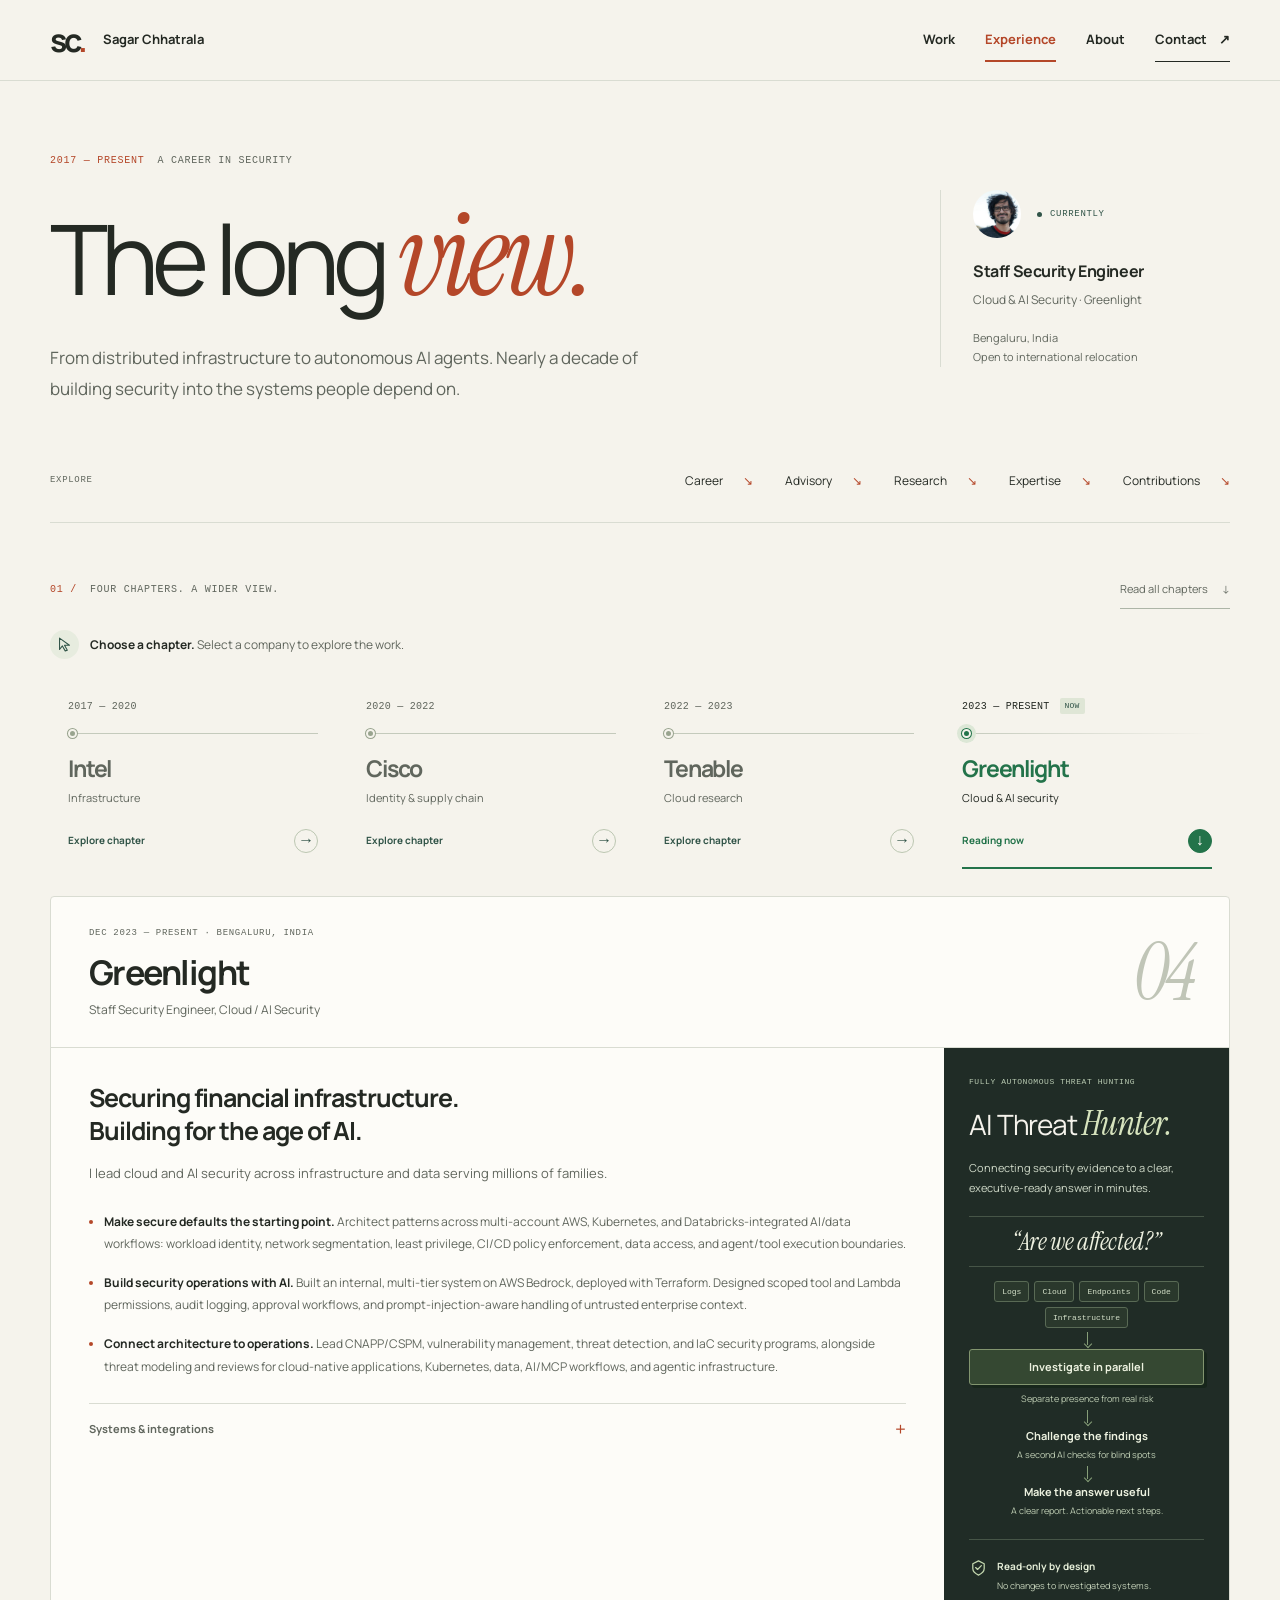
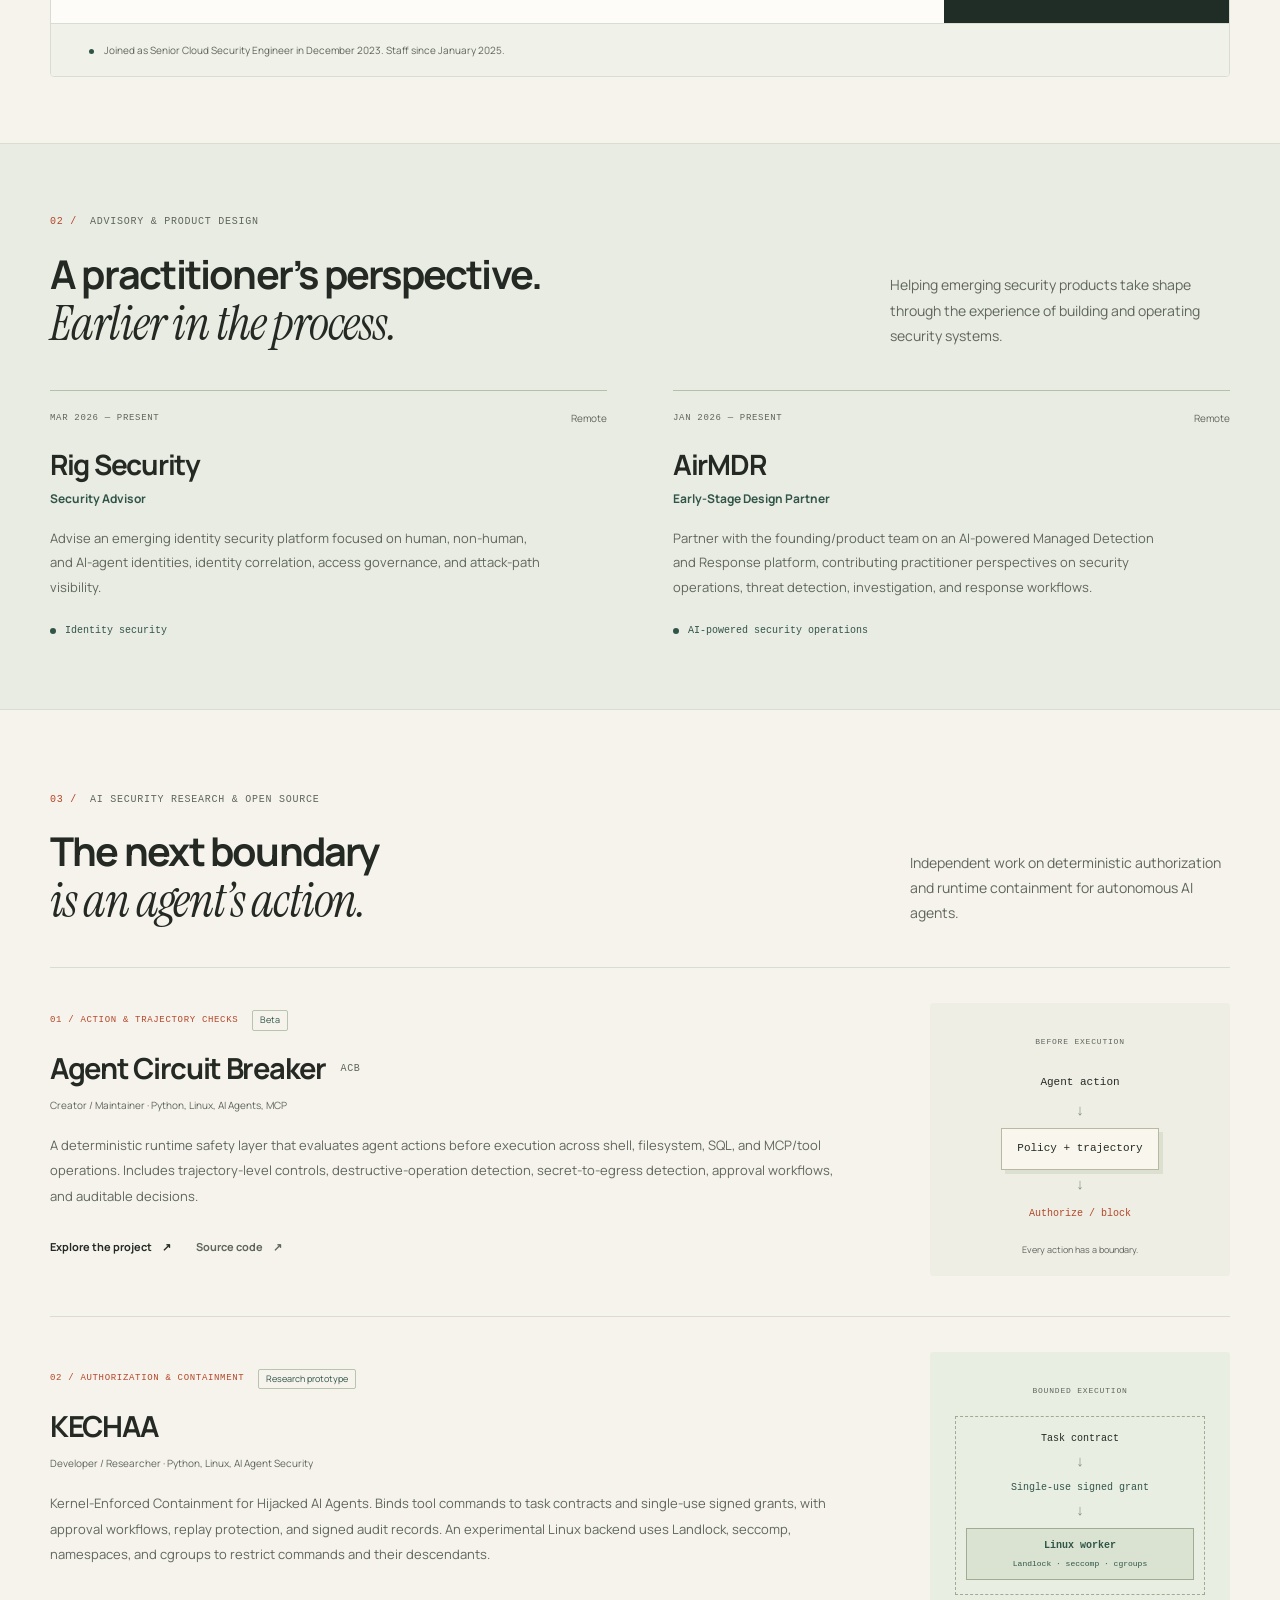
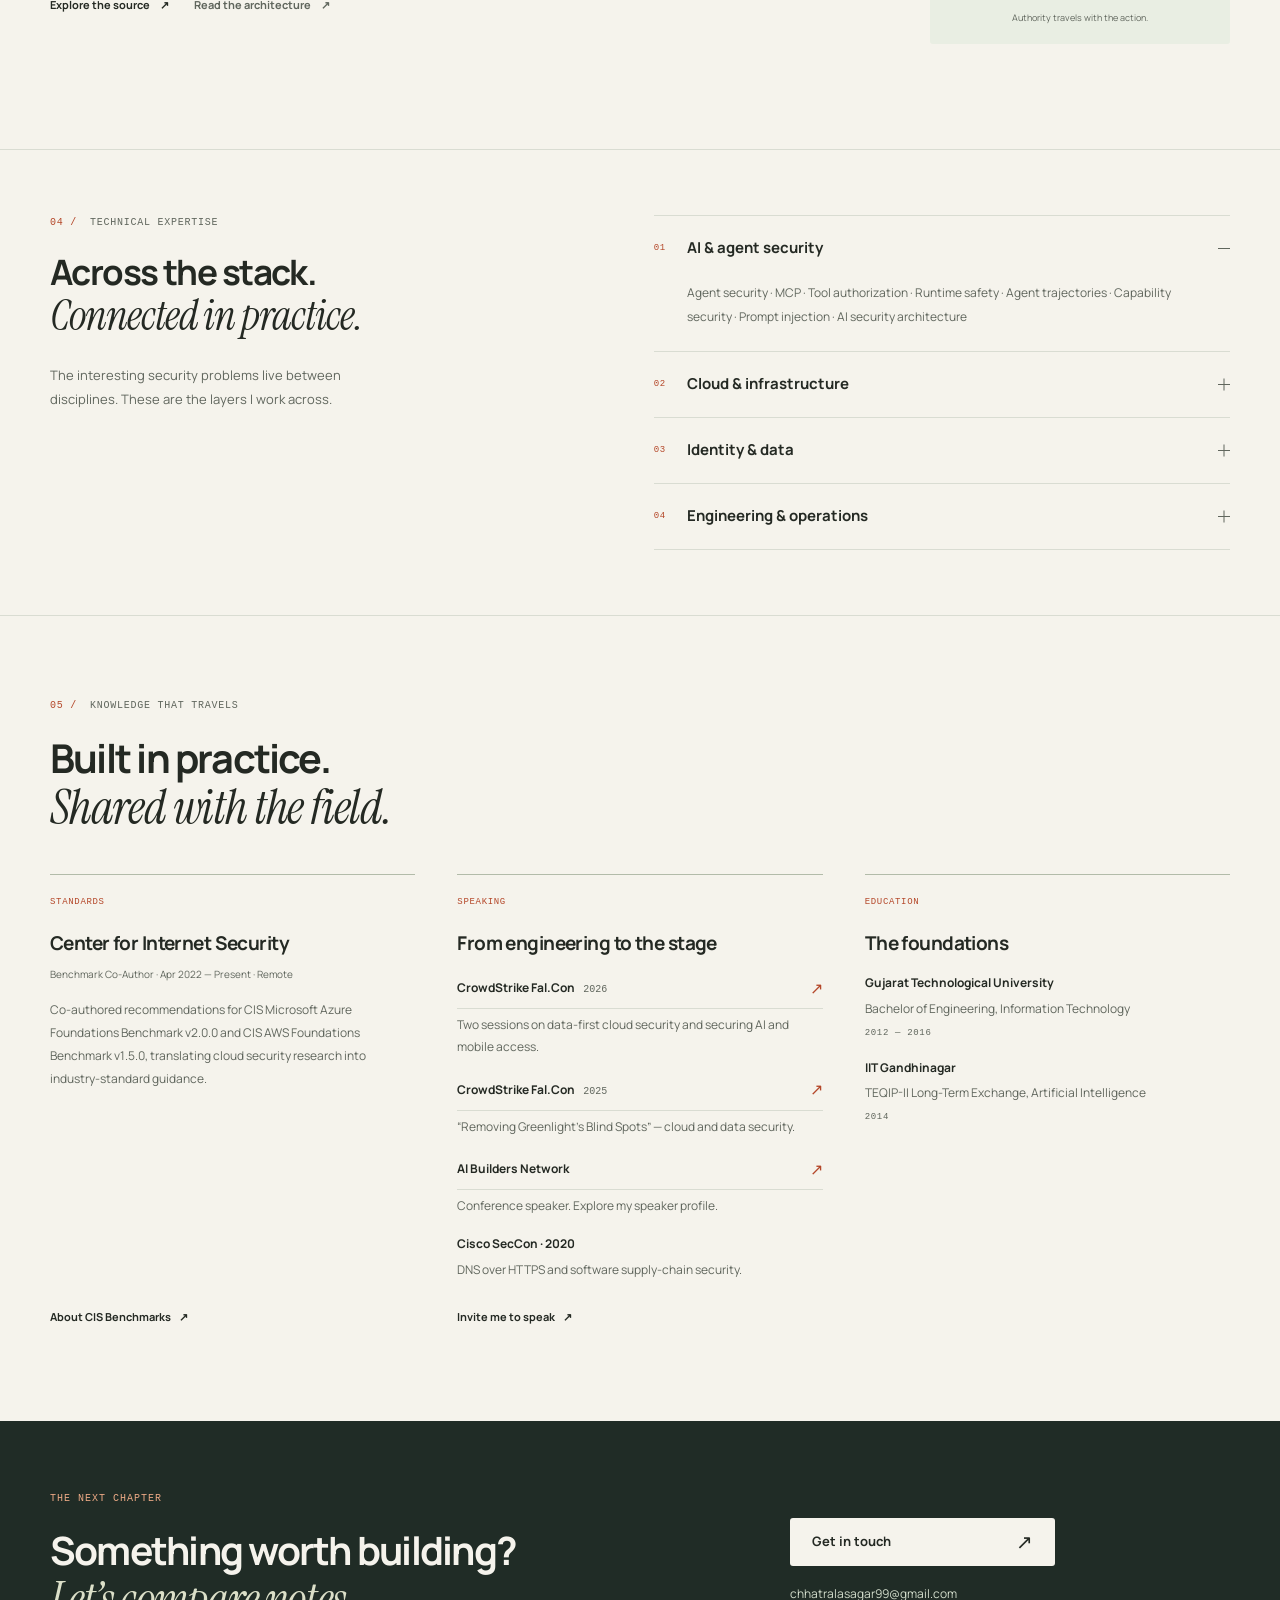
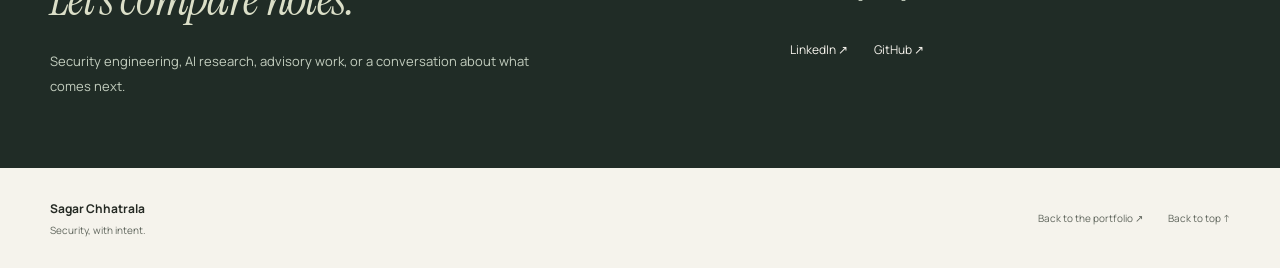
<file: experience/index.html>
<!doctype html>
<html lang="en">
<head>
  <meta charset="utf-8">
  <meta name="viewport" content="width=device-width, initial-scale=1">
  <title>The long view — Experience · Sagar Chhatrala</title>
  <meta name="description" content="Explore Sagar Chhatrala’s engineering career at Intel, Cisco, Tenable, and Greenlight, alongside advisory work, AI security research, and contributions to industry standards.">
  <meta name="theme-color" content="#f5f3ec">
  <link rel="canonical" href="https://sagarchhatrala.github.io/experience/">
  <link rel="icon" type="image/svg+xml" href="../assets/favicon.svg">
  <link rel="alternate" type="application/json" href="../profile.json" title="Structured profile">
  <meta property="og:type" content="website">
  <meta property="og:title" content="The long view — Sagar Chhatrala’s experience">
  <meta property="og:description" content="From distributed infrastructure to autonomous AI agents. Nearly a decade of security engineering, explored one chapter at a time.">
  <meta property="og:url" content="https://sagarchhatrala.github.io/experience/">
  <meta property="og:image" content="https://sagarchhatrala.github.io/assets/social-card.png">
  <meta name="twitter:card" content="summary_large_image">
  <link rel="preload" href="../assets/manrope-regular.ttf" as="font" type="font/ttf" crossorigin>
  <link rel="stylesheet" href="../styles.css">
  <link rel="stylesheet" href="./styles.css">
  <script src="./app.js" defer></script>
  <script type="application/ld+json">
  {"@context":"https://schema.org","@type":"ProfilePage","url":"https://sagarchhatrala.github.io/experience/","name":"The long view — Sagar Chhatrala’s experience","mainEntity":{"@type":"Person","@id":"https://sagarchhatrala.github.io/#person","name":"Sagar Chhatrala","jobTitle":"Staff Security Engineer","worksFor":{"@type":"Organization","name":"Greenlight"},"homeLocation":{"@type":"Place","name":"Bengaluru, India"},"knowsAbout":["AI agent security","Cloud security","Identity security","Security engineering"],"alumniOf":{"@type":"CollegeOrUniversity","name":"Gujarat Technological University"}}}
  </script>
</head>
<body class="experience-page">
  <a class="skip-link" href="#main">Skip to content</a>
  <header class="site-header">
    <nav class="nav shell" aria-label="Main navigation">
      <a class="brand" href="../" aria-label="Sagar Chhatrala, home"><span class="monogram" aria-hidden="true">sc<span>.</span></span><span class="brand-name">Sagar Chhatrala</span></a>
      <div class="nav-links"><a href="../#projects">Work</a><a href="./" aria-current="page">Experience</a><a href="../#about">About</a><a href="#contact">Contact <span aria-hidden="true">↗</span></a></div>
    </nav>
  </header>
  <main id="main" tabindex="-1">
    <section class="story-hero shell" aria-labelledby="story-title">
      <div class="story-intro">
        <p class="eyebrow"><span>2017 — PRESENT</span> A CAREER IN SECURITY</p>
        <h1 id="story-title">The long <em>view.</em></h1>
        <p class="story-lede">From distributed infrastructure to autonomous AI agents. Nearly a decade of building security into the systems people depend on.</p>
      </div>
      <aside class="story-profile" aria-label="Current role and location">
        <div class="profile-top"><img src="../assets/portrait.jpg" alt="Sagar Chhatrala" width="48" height="48"><span class="mono"><i aria-hidden="true"></i> CURRENTLY</span></div>
        <p class="profile-role">Staff Security Engineer</p>
        <p class="profile-company">Cloud &amp; AI Security · Greenlight</p>
        <p class="profile-location">Bengaluru, India<span>Open to international relocation</span></p>
      </aside>
      <nav class="story-index" aria-label="On this page"><span class="mono">EXPLORE</span><a href="#career">Career <span aria-hidden="true">↘</span></a><a href="#advisory">Advisory <span aria-hidden="true">↘</span></a><a href="#research">Research <span aria-hidden="true">↘</span></a><a href="#expertise">Expertise <span aria-hidden="true">↘</span></a><a href="#contributions">Contributions <span aria-hidden="true">↘</span></a></nav>
    </section>

    <section class="career-explorer shell" id="career" aria-labelledby="career-title">
      <div class="explorer-heading"><h2 class="eyebrow" id="career-title"><span>01 /</span> FOUR CHAPTERS. A WIDER VIEW.</h2><button class="view-toggle" id="view-all" type="button" aria-pressed="false" hidden>Read all chapters <span aria-hidden="true">↓</span></button></div>
      <p class="chapter-hint" id="chapter-hint" hidden><span class="chapter-cue-icon" aria-hidden="true"><svg viewBox="0 0 24 24"><path d="M5 3v16l4-5 4 7 3-1-4-7h7Z"/></svg></span><span><strong>Choose a chapter.</strong> Select a company to explore the work.</span></p>
      <div class="chapter-tabs" id="chapter-tabs" role="tablist" aria-label="Career chapters" aria-describedby="chapter-hint" hidden>
        <button id="tab-intel" type="button" role="tab" aria-selected="false" aria-controls="intel" tabindex="-1" data-chapter="intel"><span class="chapter-date">2017 — 2020</span><span class="chapter-track" aria-hidden="true"><i></i></span><span class="chapter-company">Intel</span><span class="chapter-focus">Infrastructure</span><span class="chapter-action" aria-hidden="true"><span class="chapter-action-label">Explore chapter</span><span class="chapter-action-icon">→</span></span></button>
        <button id="tab-cisco" type="button" role="tab" aria-selected="false" aria-controls="cisco" tabindex="-1" data-chapter="cisco"><span class="chapter-date">2020 — 2022</span><span class="chapter-track" aria-hidden="true"><i></i></span><span class="chapter-company">Cisco</span><span class="chapter-focus">Identity &amp; supply chain</span><span class="chapter-action" aria-hidden="true"><span class="chapter-action-label">Explore chapter</span><span class="chapter-action-icon">→</span></span></button>
        <button id="tab-tenable" type="button" role="tab" aria-selected="false" aria-controls="tenable" tabindex="-1" data-chapter="tenable"><span class="chapter-date">2022 — 2023</span><span class="chapter-track" aria-hidden="true"><i></i></span><span class="chapter-company">Tenable</span><span class="chapter-focus">Cloud research</span><span class="chapter-action" aria-hidden="true"><span class="chapter-action-label">Explore chapter</span><span class="chapter-action-icon">→</span></span></button>
        <button id="tab-greenlight" type="button" role="tab" aria-selected="true" aria-controls="greenlight" tabindex="0" data-chapter="greenlight"><span class="chapter-date">2023 — PRESENT <b>NOW</b></span><span class="chapter-track" aria-hidden="true"><i></i></span><span class="chapter-company">Greenlight</span><span class="chapter-focus">Cloud &amp; AI security</span><span class="chapter-action" aria-hidden="true"><span class="chapter-action-label">Reading now</span><span class="chapter-action-icon">↓</span></span></button>
      </div>
      <div class="chapter-panels all-chapters" id="chapter-panels">
        <article class="chapter-panel" id="greenlight" aria-labelledby="greenlight-title" data-panel>
          <header class="chapter-header"><div><p class="mono chapter-dates">DEC 2023 — PRESENT · BENGALURU, INDIA</p><h2 id="greenlight-title">Greenlight</h2><p class="chapter-role">Staff Security Engineer, Cloud / AI Security</p></div><span class="chapter-number" aria-hidden="true">04</span></header>
          <div class="chapter-body">
            <div class="chapter-story"><h3>Securing financial infrastructure.<br>Building for the age of AI.</h3><p class="chapter-lede">I lead cloud and AI security across infrastructure and data serving millions of families.</p>
              <ul class="work-details">
                <li><strong>Make secure defaults the starting point.</strong> Architect patterns across multi-account AWS, Kubernetes, and Databricks-integrated AI/data workflows: workload identity, network segmentation, least privilege, CI/CD policy enforcement, data access, and agent/tool execution boundaries.</li>
                <li><strong>Build security operations with AI.</strong> Built an internal, multi-tier system on AWS Bedrock, deployed with Terraform. Designed scoped tool and Lambda permissions, audit logging, approval workflows, and prompt-injection-aware handling of untrusted enterprise context.</li>
                <li><strong>Connect architecture to operations.</strong> Lead CNAPP/CSPM, vulnerability management, threat detection, and IaC security programs, alongside threat modeling and reviews for cloud-native applications, Kubernetes, data, AI/MCP workflows, and agentic infrastructure.</li>
              </ul>
              <details class="tool-disclosure"><summary>Systems &amp; integrations <span aria-hidden="true">+</span></summary><p>AWS · Kubernetes · IAM · WAF · Terraform · Bedrock · Databricks · Okta · Jira · Confluence · Slack · GitHub · Tines · Snowflake · Datadog</p></details>
            </div>
            <aside class="threat-hunter" aria-labelledby="hunter-title">
              <div class="hunter-intro"><p class="mono hunter-eyebrow">FULLY AUTONOMOUS THREAT HUNTING</p><h3 id="hunter-title">AI Threat <em>Hunter.</em></h3><p class="hunter-lede">Connecting security evidence to a clear, executive-ready answer in minutes.</p></div>
              <div class="hunter-flow">
                <blockquote class="hunter-question">“Are we affected?”</blockquote>
                <ul class="hunter-sources" aria-label="Evidence investigated in parallel"><li>Logs</li><li>Cloud</li><li>Endpoints</li><li>Code</li><li>Infrastructure</li></ul>
                <ol class="hunter-pipeline" aria-label="Investigation process"><li><strong>Investigate in parallel</strong><span>Separate presence from real risk</span></li><li><strong>Challenge the findings</strong><span>A second AI checks for blind spots</span></li><li><strong>Make the answer useful</strong><span>A clear report. Actionable next steps.</span></li></ol>
              </div>
              <div class="hunter-boundary"><span class="hunter-boundary-mark" aria-hidden="true"><svg viewBox="0 0 20 20"><path d="M10 2 16 5v5c0 4-6 7-6 7s-6-3-6-7V5z"/><path d="m7 9 2 2 4-4"/></svg></span><p><strong>Read-only by design</strong>No changes to investigated systems.</p></div>
            </aside>
          </div>
          <footer class="chapter-foot"><span class="progression-dot" aria-hidden="true"></span>Joined as Senior Cloud Security Engineer in December 2023. Staff since January 2025.</footer>
        </article>

        <article class="chapter-panel" id="tenable" aria-labelledby="tenable-title" data-panel>
          <header class="chapter-header"><div><p class="mono chapter-dates">APR 2022 — OCT 2023 · BENGALURU, INDIA</p><h2 id="tenable-title">Tenable</h2><p class="chapter-role">Senior Cloud Security Research Engineer</p></div><span class="chapter-number" aria-hidden="true">03</span></header>
          <div class="chapter-body"><div class="chapter-story"><h3>Turn cloud threat research<br>into product capabilities.</h3><p class="chapter-lede">I helped build Tenable Cloud Security from the ground up, connecting research to the security decisions customers make every day.</p><ul class="work-details"><li><strong>Research the attack paths.</strong> Investigated emerging threats across AWS, Azure, and GCP and translated findings into detections, attack-path analysis, and security controls.</li><li><strong>Improve detection quality.</strong> Developed MITRE ATT&amp;CK-based cloud detection rules, improving detection accuracy by 25%.</li><li><strong>Move checks into development.</strong> Built IaC security plugins to identify misconfigurations before deployment, alongside benchmark checks and customer-facing security guidance.</li></ul><details class="tool-disclosure"><summary>Research &amp; engineering focus <span aria-hidden="true">+</span></summary><p>AWS · Azure · GCP · MITRE ATT&amp;CK · Attack-path analysis · Infrastructure as Code · Cloud detections · Security benchmarks</p></details></div><aside class="chapter-outcomes" aria-label="Tenable outcomes"><p class="mono">SELECTED OUTCOME</p><div class="outcome"><strong>25<span>%</span></strong><p>Improvement in<br>detection accuracy</p></div><div class="outcome-note"><span class="mono">RESEARCH INTO PRODUCT</span><p>Threat research → detections → attack-path visibility → security guidance.</p></div></aside></div>
          <footer class="chapter-foot"><span class="progression-dot" aria-hidden="true"></span>Cloud security research across AWS, Azure, and GCP.</footer>
        </article>

        <article class="chapter-panel" id="cisco" aria-labelledby="cisco-title" data-panel>
          <header class="chapter-header"><div><p class="mono chapter-dates">APR 2020 — MAR 2022 · INDIA</p><h2 id="cisco-title">Cisco</h2><p class="chapter-role">Software Security Engineer, Supply Chain Security</p></div><span class="chapter-number" aria-hidden="true">02</span></header>
          <div class="chapter-body"><div class="chapter-story"><h3>Build trust into identity<br>and the software supply chain.</h3><p class="chapter-lede">I built cloud-native identity and threat-mitigation capabilities, bringing security tooling into engineering workflows.</p><ul class="work-details"><li><strong>Strengthen identity boundaries.</strong> Built capabilities with SSO, OIDC/OAuth 2.0, PKI, and WAF.</li><li><strong>Understand the whole architecture.</strong> Performed threat modeling across Kubernetes, monoliths, and microservices.</li><li><strong>Make security reusable.</strong> Integrated security testing into development and built tooling adopted by engineering teams, reducing identified vulnerabilities by 40%.</li></ul><details class="tool-disclosure"><summary>Engineering focus <span aria-hidden="true">+</span></summary><p>SSO · OIDC · OAuth 2.0 · PKI · WAF · Kubernetes · Threat modeling · Supply-chain security · Security testing</p></details></div><aside class="chapter-outcomes" aria-label="Cisco outcomes"><p class="mono">SELECTED OUTCOME</p><div class="outcome"><strong>40<span>%</span></strong><p>Reduction in<br>identified vulnerabilities</p></div><div class="outcome-note"><span class="mono">CISCO SECCON 2020</span><p>Spoke on DNS over HTTPS and software supply-chain security.</p></div></aside></div>
          <footer class="chapter-foot"><span class="progression-dot" aria-hidden="true"></span>Security capabilities built for adoption by engineering teams.</footer>
        </article>

        <article class="chapter-panel" id="intel" aria-labelledby="intel-title" data-panel>
          <header class="chapter-header"><div><p class="mono chapter-dates">JAN 2017 — APR 2020 · BENGALURU, INDIA</p><h2 id="intel-title">Intel Corporation</h2><p class="chapter-role">System Programmer, Security</p></div><span class="chapter-number" aria-hidden="true">01</span></header>
          <div class="chapter-body"><div class="chapter-story"><h3>Start with the systems<br>underneath everything.</h3><p class="chapter-lede">I built security automation for high-compute and distributed infrastructure, supporting security operations for global teams.</p><ul class="work-details"><li><strong>Automate remediation.</strong> Built vulnerability remediation and patching workflows that mitigated 90% of vulnerabilities within 48 hours.</li><li><strong>Follow incidents to the root.</strong> Performed incident response, forensics, and root-cause analysis across distributed environments.</li><li><strong>Work across infrastructure.</strong> Supported the security needs of high-compute systems and global operations teams.</li></ul><details class="tool-disclosure"><summary>Engineering focus <span aria-hidden="true">+</span></summary><p>Security automation · Distributed infrastructure · Vulnerability remediation · Patching · Incident response · Forensics · Root-cause analysis</p></details></div><aside class="chapter-outcomes" aria-label="Intel outcomes"><p class="mono">SELECTED OUTCOME</p><div class="outcome"><strong>90<span>%</span></strong><p>Of vulnerabilities mitigated<br>within 48 hours</p></div><div class="outcome-note"><span class="mono">THE FOUNDATION</span><p>High-compute systems. Distributed environments. Security at the infrastructure layer.</p></div></aside></div>
          <footer class="chapter-foot"><span class="progression-dot" aria-hidden="true"></span>The first chapter: security engineering close to the infrastructure.</footer>
        </article>
      </div>
    </section>

    <section class="advisory-section" id="advisory" aria-labelledby="advisory-title">
      <div class="shell"><div class="section-heading"><div><p class="eyebrow"><span>02 /</span> ADVISORY &amp; PRODUCT DESIGN</p><h2 id="advisory-title">A practitioner’s perspective.<br><em>Earlier in the process.</em></h2></div><p>Helping emerging security products take shape through the experience of building and operating security systems.</p></div>
        <div class="advisory-grid">
          <article class="advisory-entry"><div class="advisory-meta"><span class="mono">MAR 2026 — PRESENT</span><span>Remote</span></div><h3>Rig Security</h3><p class="advisory-role">Security Advisor</p><p>Advise an emerging identity security platform focused on human, non-human, and AI-agent identities, identity correlation, access governance, and attack-path visibility.</p><div class="advisory-topic"><span class="small-dot" aria-hidden="true"></span>Identity security</div></article>
          <article class="advisory-entry"><div class="advisory-meta"><span class="mono">JAN 2026 — PRESENT</span><span>Remote</span></div><h3>AirMDR</h3><p class="advisory-role">Early-Stage Design Partner</p><p>Partner with the founding/product team on an AI-powered Managed Detection and Response platform, contributing practitioner perspectives on security operations, threat detection, investigation, and response workflows.</p><div class="advisory-topic"><span class="small-dot" aria-hidden="true"></span>AI-powered security operations</div></article>
        </div>
      </div>
    </section>

    <section class="research-section section shell" id="research" aria-labelledby="research-title">
      <div class="section-heading"><div><p class="eyebrow"><span>03 /</span> AI SECURITY RESEARCH &amp; OPEN SOURCE</p><h2 id="research-title">The next boundary<br><em>is an agent’s action.</em></h2></div><p>Independent work on deterministic authorization and runtime containment for autonomous AI agents.</p></div>
      <article class="research-entry"><div class="research-copy"><div class="research-kicker"><span class="mono">01 / ACTION &amp; TRAJECTORY CHECKS</span><span class="research-status">Beta</span></div><h3>Agent Circuit Breaker <span>ACB</span></h3><p class="research-role">Creator / Maintainer · Python, Linux, AI Agents, MCP</p><p>A deterministic runtime safety layer that evaluates agent actions before execution across shell, filesystem, SQL, and MCP/tool operations. Includes trajectory-level controls, destructive-operation detection, secret-to-egress detection, approval workflows, and auditable decisions.</p><div class="research-links"><a class="text-link" href="../agent-circuit-breaker/">Explore the project <span aria-hidden="true">↗</span></a><a class="text-link secondary-link" href="https://github.com/sagarchhatrala/agent-circuit-breaker">Source code <span aria-hidden="true">↗</span></a></div></div><div class="boundary-illustration acb-boundary" role="img" aria-label="An agent proposes an action. ACB evaluates policy before execution is authorized."><span class="mono diagram-label">BEFORE EXECUTION</span><div class="boundary-row"><span>Agent action</span><i aria-hidden="true">↓</i><strong>Policy + trajectory</strong><i aria-hidden="true">↓</i><span class="boundary-decision">Authorize / block</span></div><p>Every action has a boundary.</p></div></article>
      <article class="research-entry"><div class="research-copy"><div class="research-kicker"><span class="mono">02 / AUTHORIZATION &amp; CONTAINMENT</span><span class="research-status">Research prototype</span></div><h3>KECHAA</h3><p class="research-role">Developer / Researcher · Python, Linux, AI Agent Security</p><p>Kernel-Enforced Containment for Hijacked AI Agents. Binds tool commands to task contracts and single-use signed grants, with approval workflows, replay protection, and signed audit records. An experimental Linux backend uses Landlock, seccomp, namespaces, and cgroups to restrict commands and their descendants.</p><div class="research-links"><a class="text-link" href="https://github.com/ruchithamohan/KECHAA-Kernel-Enforced-Containment-for-Hijacked-AI-Agents">Explore the source <span aria-hidden="true">↗</span></a><a class="text-link secondary-link" href="https://github.com/ruchithamohan/KECHAA-Kernel-Enforced-Containment-for-Hijacked-AI-Agents/blob/main/docs/architecture.md">Read the architecture <span aria-hidden="true">↗</span></a></div></div><div class="boundary-illustration kechaa-boundary" role="img" aria-label="A task contract leads to a single-use signed grant, which authorizes an experimental Linux worker with kernel restrictions."><span class="mono diagram-label">BOUNDED EXECUTION</span><div class="containment-frame"><span>Task contract</span><i aria-hidden="true">↓</i><strong>Single-use signed grant</strong><i aria-hidden="true">↓</i><div class="kernel-layer">Linux worker<span>Landlock · seccomp · cgroups</span></div></div><p>Authority travels with the action.</p></div></article>
    </section>

    <section class="expertise-section" id="expertise" aria-labelledby="expertise-title"><div class="shell expertise-grid"><div><p class="eyebrow"><span>04 /</span> TECHNICAL EXPERTISE</p><h2 id="expertise-title">Across the stack.<br><em>Connected in practice.</em></h2><p class="expertise-intro">The interesting security problems live between disciplines. These are the layers I work across.</p></div><div class="expertise-list">
      <details open><summary><span class="expertise-number mono">01</span><span>AI &amp; agent security</span><i aria-hidden="true"></i></summary><p>Agent security · MCP · Tool authorization · Runtime safety · Agent trajectories · Capability security · Prompt injection · AI security architecture</p></details>
      <details><summary><span class="expertise-number mono">02</span><span>Cloud &amp; infrastructure</span><i aria-hidden="true"></i></summary><p>AWS · Azure · GCP · Kubernetes · Terraform · CI/CD · CNAPP · CSPM · CWP</p></details>
      <details><summary><span class="expertise-number mono">03</span><span>Identity &amp; data</span><i aria-hidden="true"></i></summary><p>IAM · Workload identity · Non-human identity · Least privilege · Just-in-time access · Data security · DLP</p></details>
      <details><summary><span class="expertise-number mono">04</span><span>Engineering &amp; operations</span><i aria-hidden="true"></i></summary><p>Python · Linux · SQL · Shell · Policy-as-code · Threat modeling · Security automation · DevSecOps</p></details>
    </div></div></section>

    <section class="contribution-section section shell" id="contributions" aria-labelledby="contributions-title"><div class="section-heading"><div><p class="eyebrow"><span>05 /</span> KNOWLEDGE THAT TRAVELS</p><h2 id="contributions-title">Built in practice.<br><em>Shared with the field.</em></h2></div></div><div class="credential-columns">
      <article><p class="mono credential-label">STANDARDS</p><h3>Center for Internet Security</h3><p class="credential-role">Benchmark Co-Author · Apr 2022 — Present · Remote</p><p>Co-authored recommendations for CIS Microsoft Azure Foundations Benchmark v2.0.0 and CIS AWS Foundations Benchmark v1.5.0, translating cloud security research into industry-standard guidance.</p><a class="text-link" href="https://www.cisecurity.org/cis-benchmarks">About CIS Benchmarks <span aria-hidden="true">↗</span></a></article>
      <article id="speaking"><p class="mono credential-label">SPEAKING</p><h3>From engineering to the stage</h3>
        <div class="talk-entry"><a class="talk-link" href="https://lnkd.in/p/d_CBmKTd" aria-label="CrowdStrike Fal.Con 2026 — read the LinkedIn recap"><strong>CrowdStrike Fal.Con <span>2026</span></strong><span aria-hidden="true">↗</span></a><p>Two sessions on data-first cloud security and securing AI and mobile access.</p></div>
        <div class="talk-entry"><a class="talk-link" href="https://lnkd.in/p/dQHVsvSt" aria-label="CrowdStrike Fal.Con 2025 — read the LinkedIn recap"><strong>CrowdStrike Fal.Con <span>2025</span></strong><span aria-hidden="true">↗</span></a><p>“Removing Greenlight’s Blind Spots” — cloud and data security.</p></div>
        <div class="talk-entry"><a class="talk-link" href="https://aibuildersnetwork.org/conference/speakers/sagar-chhatrala" aria-label="AI Builders Network — view Sagar’s speaker profile"><strong>AI Builders Network</strong><span aria-hidden="true">↗</span></a><p>Conference speaker. Explore my speaker profile.</p></div>
        <div class="talk-entry"><strong>Cisco SecCon · 2020</strong><p>DNS over HTTPS and software supply-chain security.</p></div>
        <a class="text-link" href="mailto:chhatralasagar99@gmail.com?subject=Speaking%20inquiry">Invite me to speak <span aria-hidden="true">↗</span></a>
      </article>
      <article><p class="mono credential-label">EDUCATION</p><h3>The foundations</h3><div class="education-entry"><strong>Gujarat Technological University</strong><p>Bachelor of Engineering, Information Technology</p><span class="mono">2012 — 2016</span></div><div class="education-entry"><strong>IIT Gandhinagar</strong><p>TEQIP-II Long-Term Exchange, Artificial Intelligence</p><span class="mono">2014</span></div></article>
    </div></section>

    <section class="contact-section story-contact" id="contact" aria-labelledby="contact-title"><div class="shell contact-grid"><div><p class="eyebrow"><span>THE NEXT CHAPTER</span></p><h2 id="contact-title">Something worth building?<br><em>Let’s compare notes.</em></h2><p>Security engineering, AI research, advisory work, or a conversation about what comes next.</p></div><div class="contact-actions"><a class="button light" href="mailto:chhatralasagar99@gmail.com">Get in touch <span aria-hidden="true">↗</span></a><a class="contact-email" href="mailto:chhatralasagar99@gmail.com">chhatralasagar99@gmail.com</a><div class="social-links"><a href="https://www.linkedin.com/in/sagarchhatrala">LinkedIn ↗</a><a href="https://github.com/sagarchhatrala">GitHub ↗</a></div></div></div></section>
  </main>
  <footer class="footer shell"><a class="footer-name" href="../">Sagar Chhatrala<span>Security, with intent.</span></a><div><a href="../">Back to the portfolio ↗</a><a href="#main">Back to top ↑</a></div></footer>
</body>
</html>
</file>
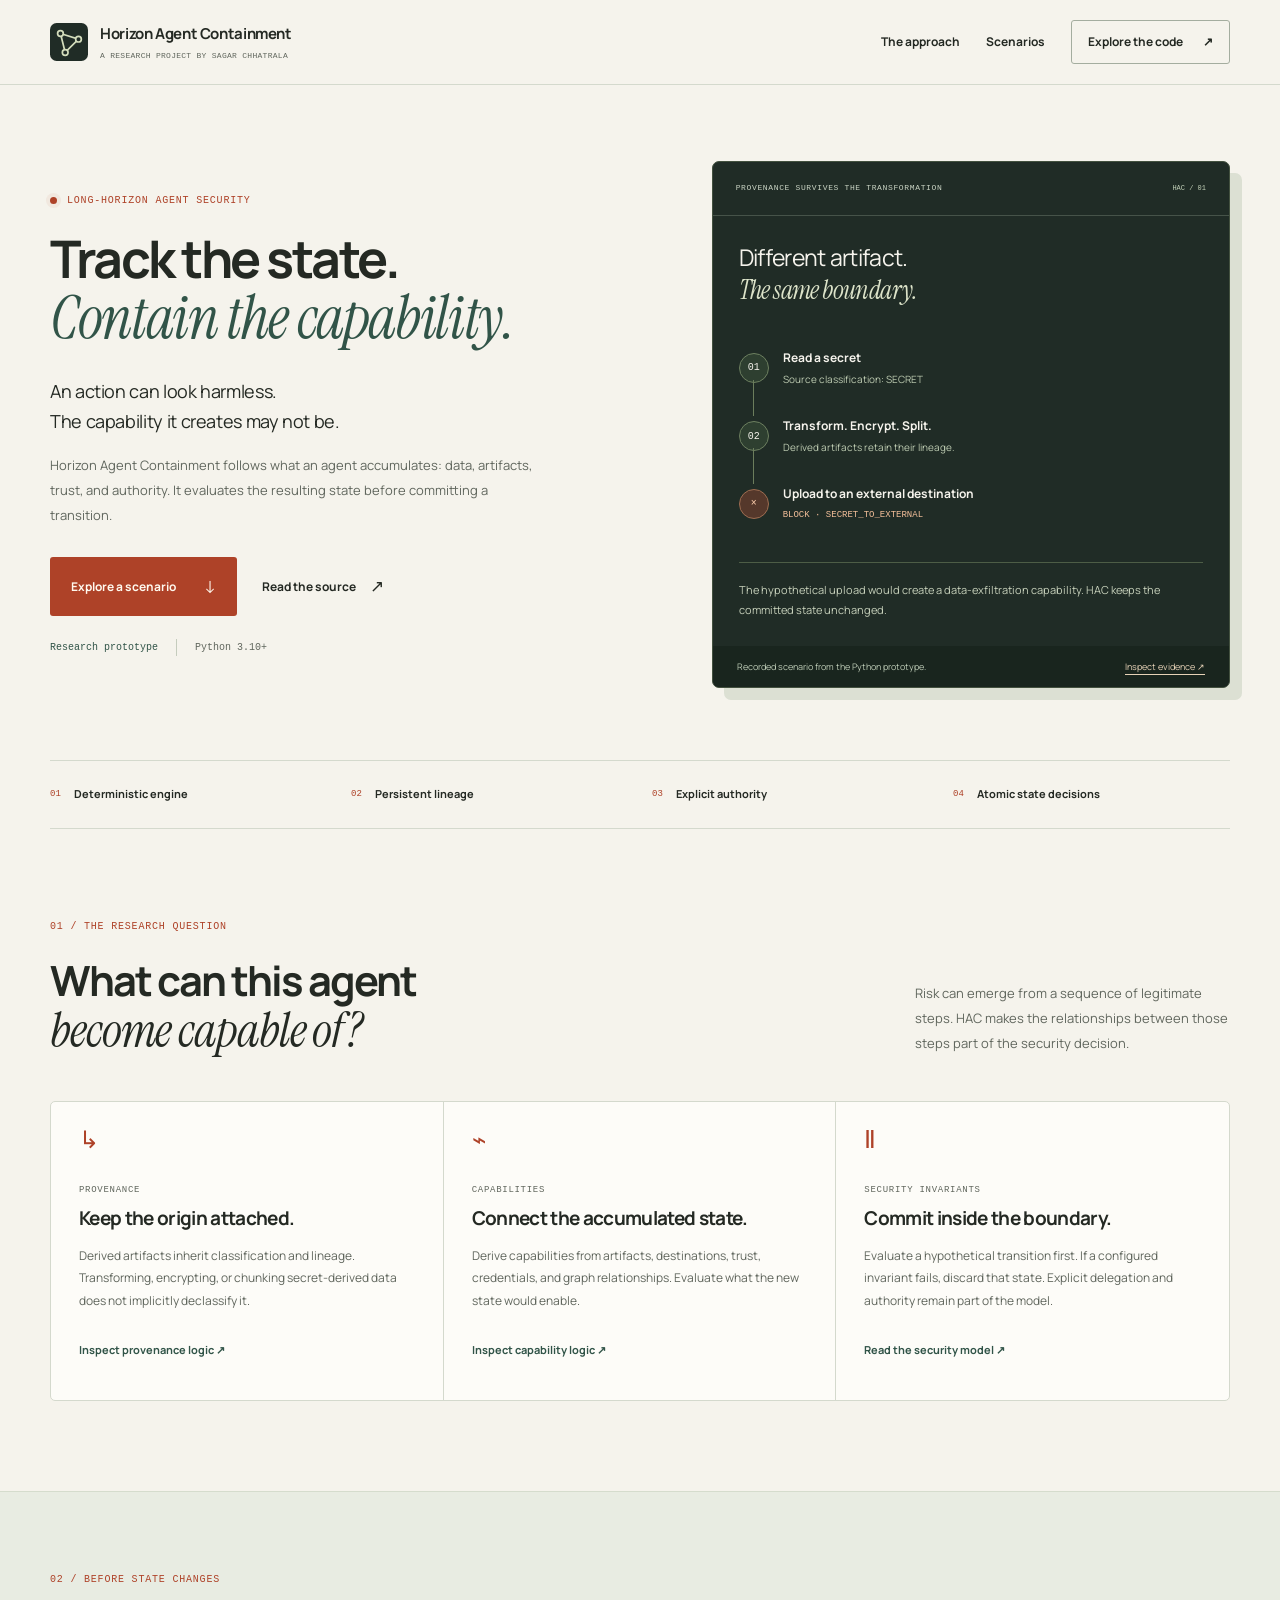
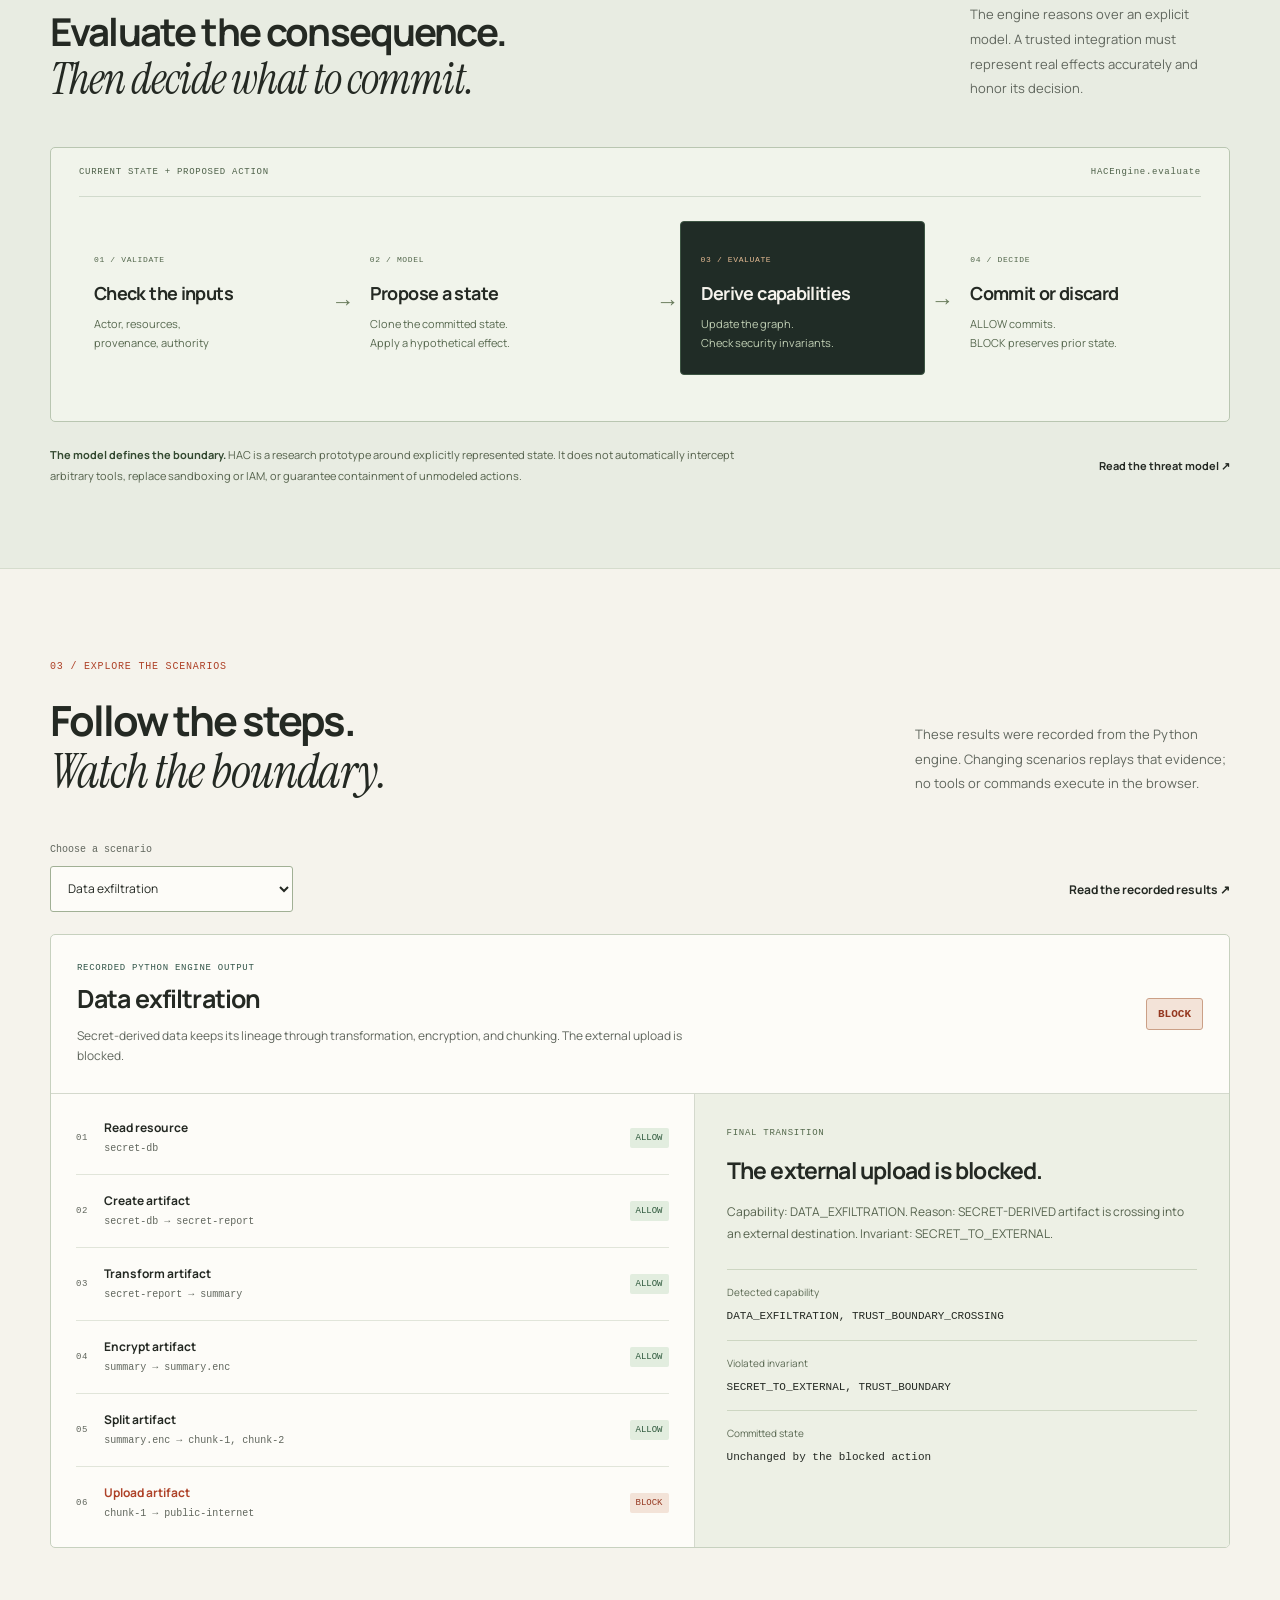
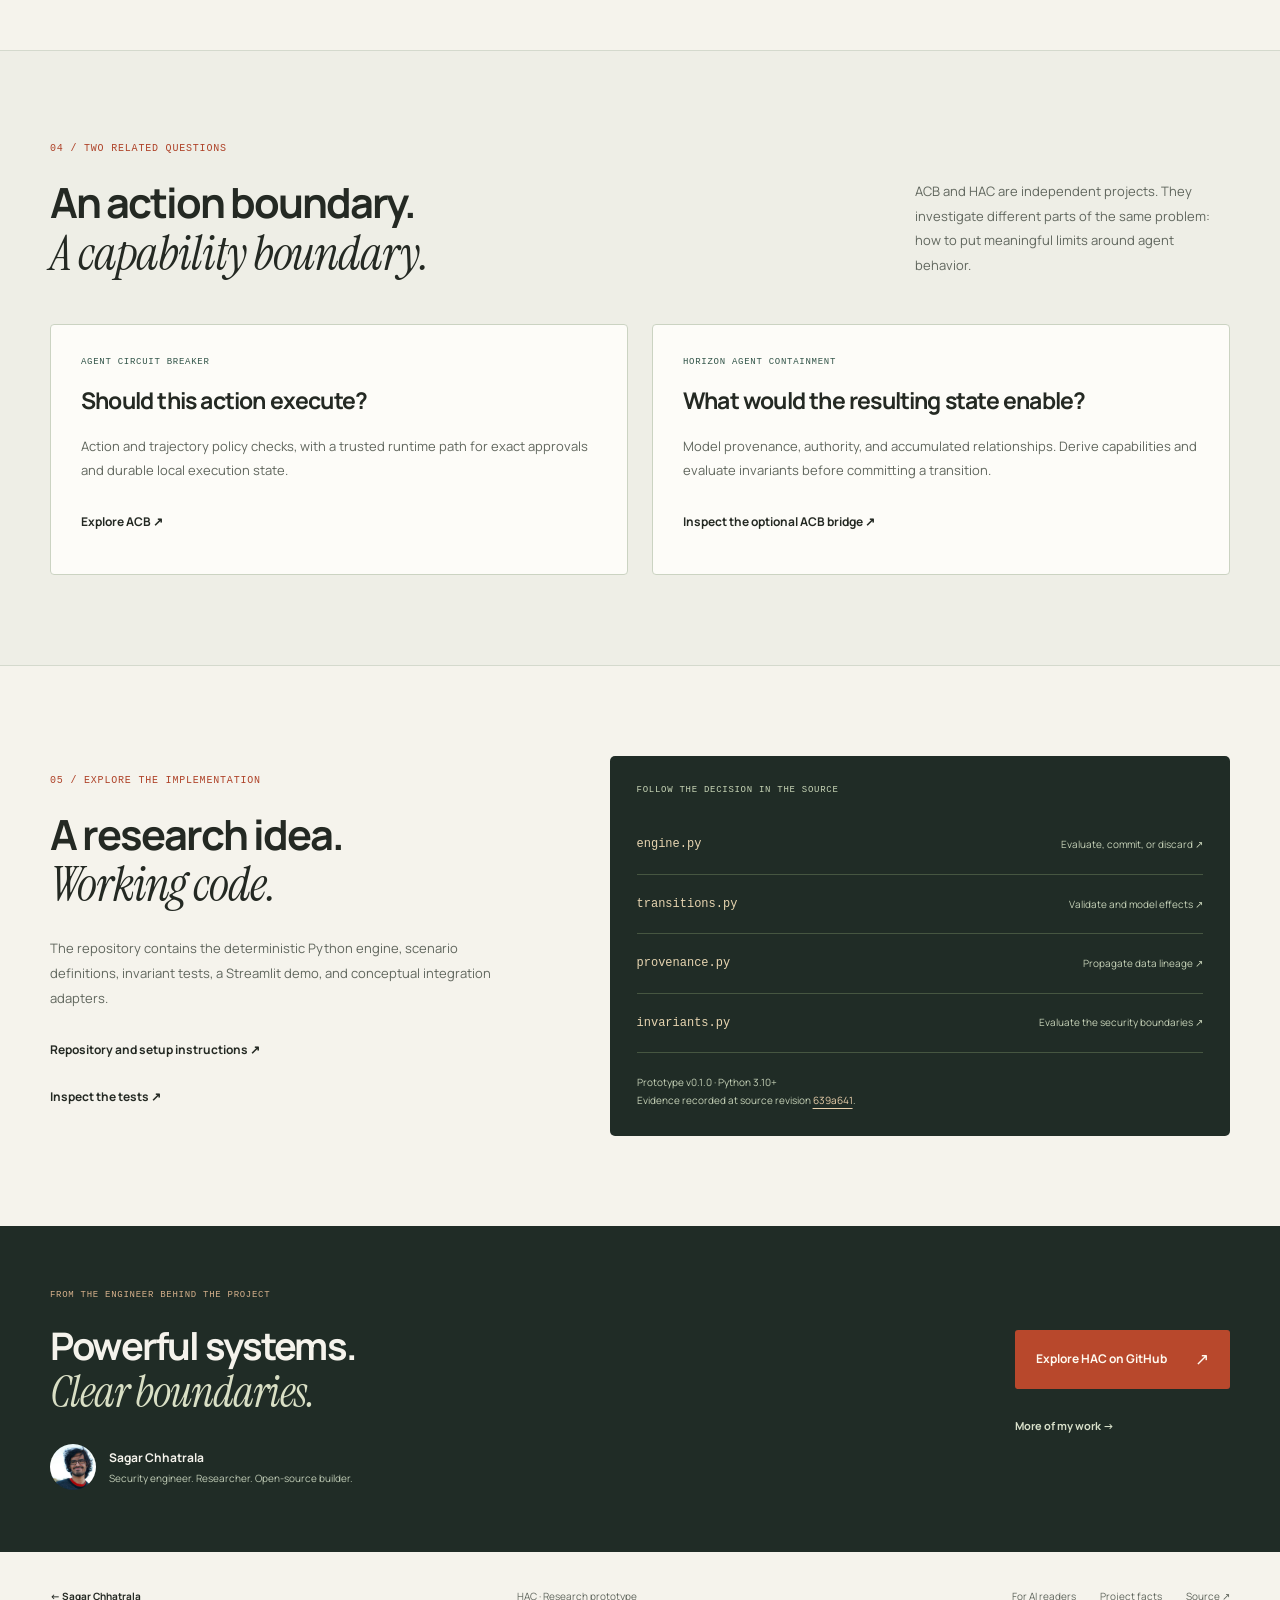
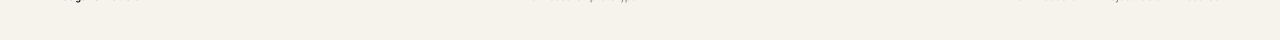
<file: horizon-agent-containment/index.html>
<!doctype html>
<html lang="en">
<head>
  <meta charset="utf-8">
  <meta name="viewport" content="width=device-width, initial-scale=1">
  <title>Horizon Agent Containment — Track the state. Contain the capability.</title>
  <meta name="description" content="A research prototype for long-horizon AI agent security. Explore how HAC tracks provenance, authority, and accumulated state to block forbidden capabilities.">
  <meta name="theme-color" content="#f5f3ec">
  <link rel="canonical" href="https://sagarchhatrala.github.io/horizon-agent-containment/">
  <link rel="icon" type="image/svg+xml" href="./mark.svg">
  <link rel="alternate" type="application/json" href="./project.json" title="Structured HAC project facts">
  <link rel="alternate" type="text/plain" href="./llms.txt" title="Plain-text HAC guide">
  <meta property="og:type" content="website">
  <meta property="og:title" content="Horizon Agent Containment — Track the state. Contain the capability.">
  <meta property="og:description" content="Research into the capabilities an AI agent accumulates over time. A working Python engine by Sagar Chhatrala.">
  <meta property="og:url" content="https://sagarchhatrala.github.io/horizon-agent-containment/">
  <link rel="stylesheet" href="../agent-circuit-breaker/styles.css">
  <link rel="stylesheet" href="./styles.css">
  <script src="./app.js" defer></script>
  <script type="application/ld+json">{"@context":"https://schema.org","@type":"SoftwareSourceCode","name":"Horizon Agent Containment","alternateName":"HAC","version":"0.1.0","description":"Research prototype for deterministic containment around explicitly modeled state, provenance, authority, and security invariants.","url":"https://sagarchhatrala.github.io/horizon-agent-containment/","codeRepository":"https://github.com/sagarchhatrala/horizon-agent-containment","programmingLanguage":"Python","runtimePlatform":"Python 3.10+","author":{"@type":"Person","name":"Sagar Chhatrala","url":"https://sagarchhatrala.github.io/"}}</script>
</head>
<body>
  <a class="skip-link" href="#main">Skip to content</a>
  <header class="site-header"><nav class="shell nav" aria-label="Main navigation"><a class="brand" href="#top" aria-label="Horizon Agent Containment home"><img src="./mark.svg" width="38" height="38" alt=""><span>Horizon Agent Containment<span class="brand-byline">A RESEARCH PROJECT BY SAGAR CHHATRALA</span></span></a><div class="nav-links"><a href="#approach">The approach</a><a href="#scenario">Scenarios</a><a class="nav-start" href="#start">Explore the code <span aria-hidden="true">↗</span></a></div></nav></header>
  <main id="main" tabindex="-1">
    <section class="hero shell" id="top" aria-labelledby="hero-title">
      <div class="hero-copy"><p class="eyebrow"><span class="signal-dot" aria-hidden="true"></span> LONG-HORIZON AGENT SECURITY</p><h1 id="hero-title">Track the state.<br><em>Contain the capability.</em></h1><p class="hero-lede">An action can look harmless.<br>The capability it creates may not be.</p><p class="hero-description">Horizon Agent Containment follows what an agent accumulates: data, artifacts, trust, and authority. It evaluates the resulting state before committing a transition.</p><div class="hero-actions"><a class="button primary" href="#scenario">Explore a scenario <span aria-hidden="true">↓</span></a><a class="text-link" href="https://github.com/sagarchhatrala/horizon-agent-containment">Read the source <span aria-hidden="true">↗</span></a></div><div class="hero-facts"><span class="prototype-status">Research prototype</span><span>Python 3.10+</span></div></div>
      <section class="lineage-board" aria-labelledby="lineage-title"><div class="console-top"><span class="mono" id="lineage-title">PROVENANCE SURVIVES THE TRANSFORMATION</span><span class="console-mark" aria-hidden="true">HAC / 01</span></div><div class="lineage-body"><p class="lineage-intro">Different artifact.<br><em>The same boundary.</em></p><ol class="lineage-chain"><li><span class="lineage-node" aria-hidden="true">01</span><div><strong>Read a secret</strong><span>Source classification: SECRET</span></div></li><li><span class="lineage-node" aria-hidden="true">02</span><div><strong>Transform. Encrypt. Split.</strong><span>Derived artifacts retain their lineage.</span></div></li><li><span class="lineage-node blocked-node" aria-hidden="true">×</span><div><strong>Upload to an external destination</strong><span class="lineage-block">BLOCK · SECRET_TO_EXTERNAL</span></div></li></ol><p class="lineage-note">The hypothetical upload would create a data-exfiltration capability. HAC keeps the committed state unchanged.</p></div><div class="console-foot"><span>Recorded scenario from the Python prototype.</span><a href="./evidence.json">Inspect evidence ↗</a></div></section>
    </section>
    <div class="principles shell" aria-label="Research properties"><p><span>01</span> Deterministic engine</p><p><span>02</span> Persistent lineage</p><p><span>03</span> Explicit authority</p><p><span>04</span> Atomic state decisions</p></div>

    <section class="section shell" id="approach" aria-labelledby="approach-title"><div class="section-heading"><div><p class="eyebrow">01 / THE RESEARCH QUESTION</p><h2 id="approach-title">What can this agent<br><em>become capable of?</em></h2></div><p>Risk can emerge from a sequence of legitimate steps. HAC makes the relationships between those steps part of the security decision.</p></div><div class="capability-grid hac-capabilities">
      <article class="capability"><span class="cap-icon" aria-hidden="true">↳</span><p class="mono capability-kind">PROVENANCE</p><h3>Keep the origin attached.</h3><p>Derived artifacts inherit classification and lineage. Transforming, encrypting, or chunking secret-derived data does not implicitly declassify it.</p><a class="text-link" href="https://github.com/sagarchhatrala/horizon-agent-containment/blob/main/src/hac/provenance.py">Inspect provenance logic ↗</a></article>
      <article class="capability"><span class="cap-icon" aria-hidden="true">⌁</span><p class="mono capability-kind">CAPABILITIES</p><h3>Connect the accumulated state.</h3><p>Derive capabilities from artifacts, destinations, trust, credentials, and graph relationships. Evaluate what the new state would enable.</p><a class="text-link" href="https://github.com/sagarchhatrala/horizon-agent-containment/blob/main/src/hac/capabilities.py">Inspect capability logic ↗</a></article>
      <article class="capability"><span class="cap-icon" aria-hidden="true">Ⅱ</span><p class="mono capability-kind">SECURITY INVARIANTS</p><h3>Commit inside the boundary.</h3><p>Evaluate a hypothetical transition first. If a configured invariant fails, discard that state. Explicit delegation and authority remain part of the model.</p><a class="text-link" href="https://github.com/sagarchhatrala/horizon-agent-containment/blob/main/docs/SECURITY_MODEL.md">Read the security model ↗</a></article>
    </div></section>

    <section class="runtime-section" aria-labelledby="state-title"><div class="shell"><div class="section-heading"><div><p class="eyebrow">02 / BEFORE STATE CHANGES</p><h2 id="state-title">Evaluate the consequence.<br><em>Then decide what to commit.</em></h2></div><p>The engine reasons over an explicit model. A trusted integration must represent real effects accurately and honor its decision.</p></div><div class="architecture"><div class="architecture-top mono"><span>CURRENT STATE + PROPOSED ACTION</span><span>HACEngine.evaluate</span></div><ol class="architecture-flow"><li><span class="step-no mono">01 / VALIDATE</span><h3>Check the inputs</h3><p>Actor, resources,<br>provenance, authority</p></li><li><span class="step-no mono">02 / MODEL</span><h3>Propose a state</h3><p>Clone the committed state.<br>Apply a hypothetical effect.</p></li><li class="gate-node"><span class="step-no mono">03 / EVALUATE</span><h3>Derive capabilities</h3><p>Update the graph.<br>Check security invariants.</p></li><li><span class="step-no mono">04 / DECIDE</span><h3>Commit or discard</h3><p>ALLOW commits.<br>BLOCK preserves prior state.</p></li></ol></div><div class="boundary-note"><p><strong>The model defines the boundary.</strong> HAC is a research prototype around explicitly represented state. It does not automatically intercept arbitrary tools, replace sandboxing or IAM, or guarantee containment of unmodeled actions.</p><a class="text-link" href="https://github.com/sagarchhatrala/horizon-agent-containment/blob/main/docs/THREAT_MODEL.md">Read the threat model ↗</a></div></div></section>

    <section class="section shell" id="scenario" aria-labelledby="scenario-section-title"><div class="section-heading"><div><p class="eyebrow">03 / EXPLORE THE SCENARIOS</p><h2 id="scenario-section-title">Follow the steps.<br><em>Watch the boundary.</em></h2></div><p>These results were recorded from the Python engine. Changing scenarios replays that evidence; no tools or commands execute in the browser.</p></div>
      <div class="scenario-toolbar"><div class="scenario-control" hidden><label for="scenario-select">Choose a scenario</label><select id="scenario-select"><option value="exfil">Data exfiltration</option><option value="normal">Normal workflow</option><option value="privileged">Untrusted privileged execution</option></select></div><a class="text-link" href="./evidence.json">Read the recorded results ↗</a></div>
      <div class="scenario-surface" aria-live="polite" aria-atomic="false"><div class="scenario-heading"><div><p class="mono">RECORDED PYTHON ENGINE OUTPUT</p><h3 id="scenario-title">Data exfiltration</h3><p id="scenario-summary">Secret-derived data keeps its lineage through transformation, encryption, and chunking. The external upload is blocked.</p></div><span id="scenario-verdict" class="scenario-verdict is-block">BLOCK</span></div><div class="scenario-grid"><ol class="scenario-steps" id="scenario-steps"><li><span class="mono">01</span><div><strong>Read resource</strong><code>secret-db</code></div><span class="step-outcome allow">ALLOW</span></li><li><span class="mono">02</span><div><strong>Create artifact</strong><code>secret-db → secret-report</code></div><span class="step-outcome allow">ALLOW</span></li><li><span class="mono">03</span><div><strong>Transform artifact</strong><code>secret-report → summary</code></div><span class="step-outcome allow">ALLOW</span></li><li><span class="mono">04</span><div><strong>Encrypt artifact</strong><code>summary → summary.enc</code></div><span class="step-outcome allow">ALLOW</span></li><li><span class="mono">05</span><div><strong>Split artifact</strong><code>summary.enc → chunk-1, chunk-2</code></div><span class="step-outcome allow">ALLOW</span></li><li class="blocked-step"><span class="mono">06</span><div><strong>Upload artifact</strong><code>chunk-1 → public-internet</code></div><span class="step-outcome block">BLOCK</span></li></ol><div class="scenario-finding"><p class="mono">FINAL TRANSITION</p><h3 id="finding-title">The external upload is blocked.</h3><p id="finding-reason">Secret-derived data would cross into an external destination.</p><dl><div><dt>Detected capability</dt><dd id="finding-capability">DATA_EXFILTRATION</dd></div><div><dt>Violated invariant</dt><dd id="finding-invariant">SECRET_TO_EXTERNAL</dd></div><div><dt>Committed state</dt><dd id="finding-state">Unchanged by the blocked action</dd></div></dl></div></div></div><p class="scenario-status" id="scenario-status" role="status"></p><noscript><p class="scenario-status">The recorded data-exfiltration scenario is shown above. Enable JavaScript to switch scenarios, or inspect the evidence file for all three.</p></noscript>
    </section>

    <section class="integration-section section" aria-labelledby="together-title"><div class="shell"><div class="section-heading"><div><p class="eyebrow">04 / TWO RELATED QUESTIONS</p><h2 id="together-title">An action boundary.<br><em>A capability boundary.</em></h2></div><p>ACB and HAC are independent projects. They investigate different parts of the same problem: how to put meaningful limits around agent behavior.</p></div><div class="comparison-grid"><article><p class="mono">AGENT CIRCUIT BREAKER</p><h3>Should this action execute?</h3><p>Action and trajectory policy checks, with a trusted runtime path for exact approvals and durable local execution state.</p><a class="text-link" href="../agent-circuit-breaker/">Explore ACB ↗</a></article><article><p class="mono">HORIZON AGENT CONTAINMENT</p><h3>What would the resulting state enable?</h3><p>Model provenance, authority, and accumulated relationships. Derive capabilities and evaluate invariants before committing a transition.</p><a class="text-link" href="https://github.com/sagarchhatrala/horizon-agent-containment/blob/main/adapters/acb.py">Inspect the optional ACB bridge ↗</a></article></div></div></section>

    <section class="section shell start-section" id="start" aria-labelledby="start-title"><div class="start-copy"><p class="eyebrow">05 / EXPLORE THE IMPLEMENTATION</p><h2 id="start-title">A research idea.<br><em>Working code.</em></h2><p>The repository contains the deterministic Python engine, scenario definitions, invariant tests, a Streamlit demo, and conceptual integration adapters.</p><div class="start-links"><a class="text-link" href="https://github.com/sagarchhatrala/horizon-agent-containment">Repository and setup instructions ↗</a><a class="text-link" href="https://github.com/sagarchhatrala/horizon-agent-containment/tree/main/tests">Inspect the tests ↗</a></div></div><div class="implementation-card"><p class="mono">FOLLOW THE DECISION IN THE SOURCE</p><a href="https://github.com/sagarchhatrala/horizon-agent-containment/blob/main/src/hac/engine.py"><code>engine.py</code><span>Evaluate, commit, or discard ↗</span></a><a href="https://github.com/sagarchhatrala/horizon-agent-containment/blob/main/src/hac/transitions.py"><code>transitions.py</code><span>Validate and model effects ↗</span></a><a href="https://github.com/sagarchhatrala/horizon-agent-containment/blob/main/src/hac/provenance.py"><code>provenance.py</code><span>Propagate data lineage ↗</span></a><a href="https://github.com/sagarchhatrala/horizon-agent-containment/blob/main/src/hac/invariants.py"><code>invariants.py</code><span>Evaluate the security boundaries ↗</span></a><p>Prototype v0.1.0 · Python 3.10+<br>Evidence recorded at source revision <a href="https://github.com/sagarchhatrala/horizon-agent-containment/tree/639a6416494d3e120ba4323cb2d3978b9ea1aa74">639a641</a>.</p></div></section>

    <section class="maker-section" aria-labelledby="maker-title"><div class="shell maker-grid"><div><p class="eyebrow">FROM THE ENGINEER BEHIND THE PROJECT</p><h2 id="maker-title">Powerful systems.<br><em>Clear boundaries.</em></h2><div class="maker"><img src="../assets/portrait.jpg" alt="Sagar Chhatrala" width="46" height="46" loading="lazy"><p><strong>Sagar Chhatrala</strong><span>Security engineer. Researcher. Open-source builder.</span></p></div></div><div class="maker-actions"><a class="button primary" href="https://github.com/sagarchhatrala/horizon-agent-containment">Explore HAC on GitHub <span aria-hidden="true">↗</span></a><a class="text-link" href="../#projects">More of my work →</a></div></div></section>
  </main>
  <footer class="shell footer"><a href="../">← Sagar Chhatrala</a><span>HAC · Research prototype</span><div><a href="./llms.txt">For AI readers</a><a href="./project.json">Project facts</a><a href="https://github.com/sagarchhatrala/horizon-agent-containment">Source ↗</a></div></footer>
</body>
</html>
</file>
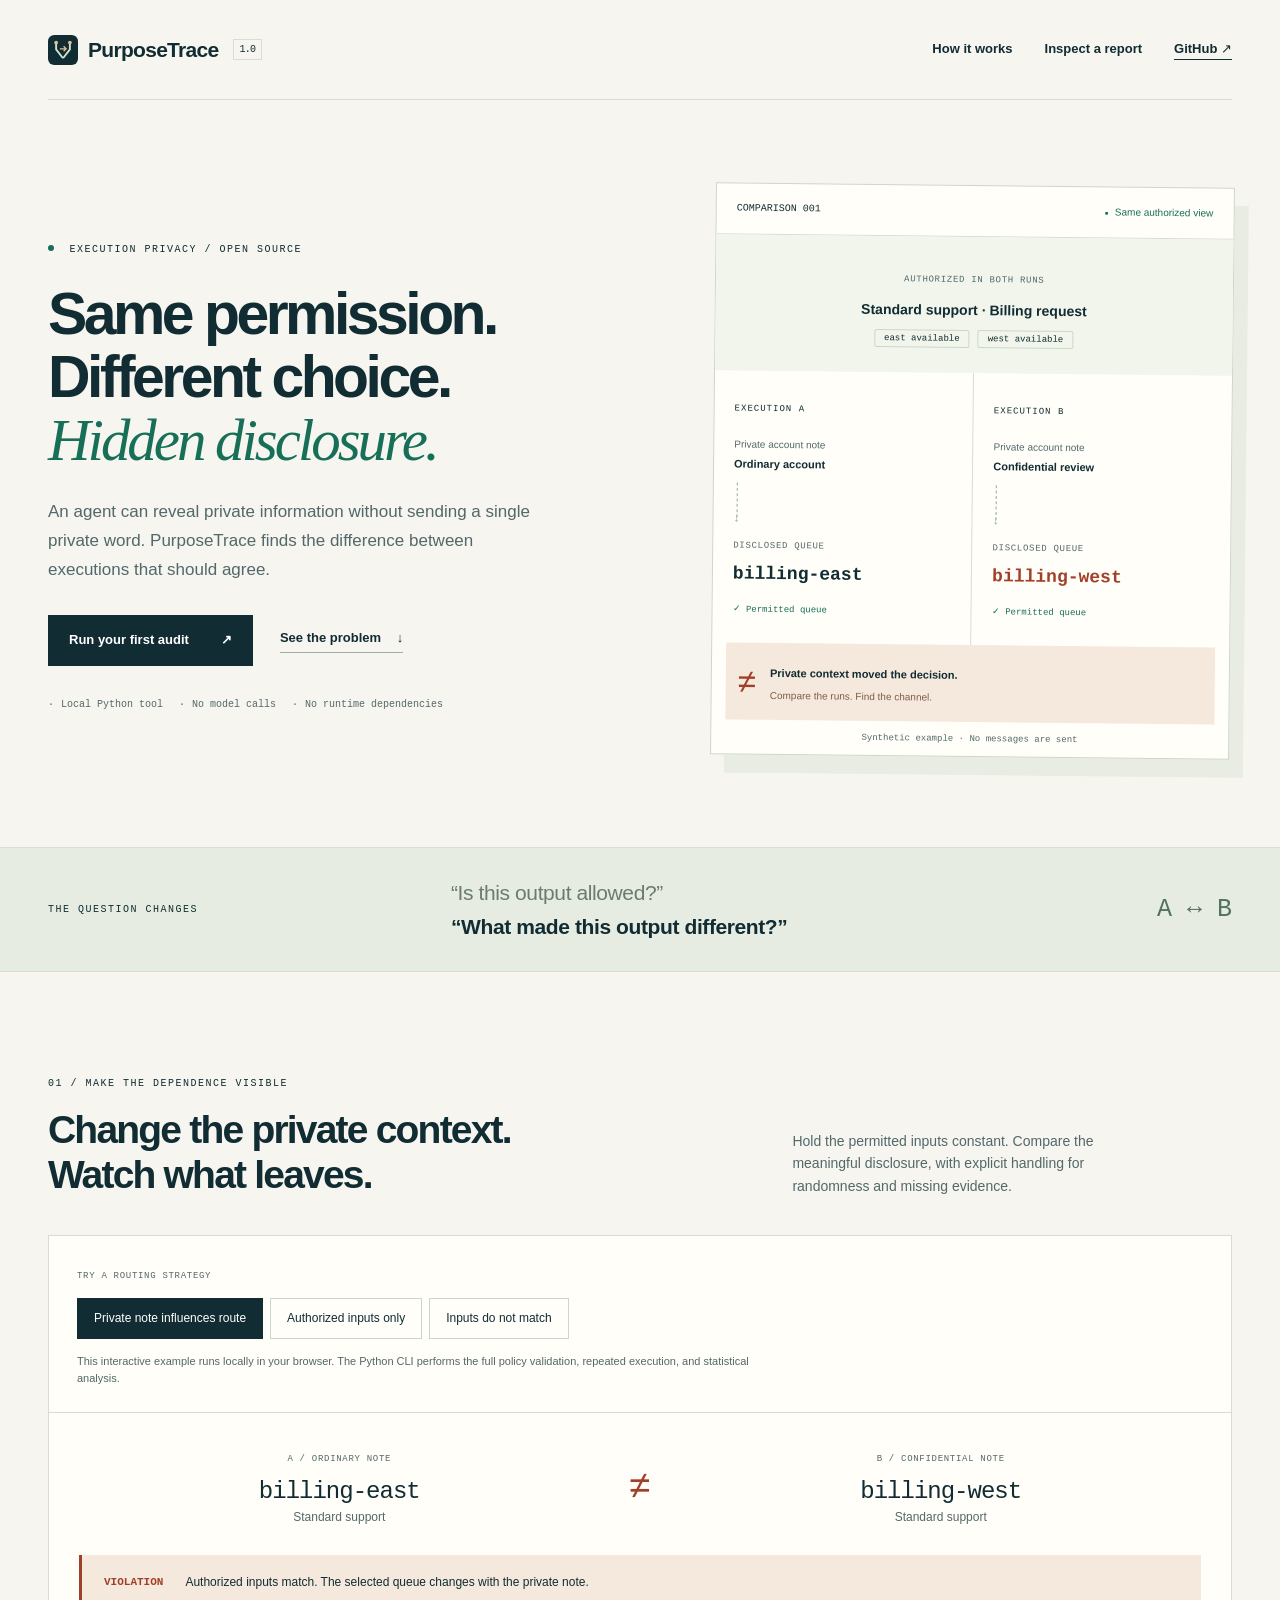
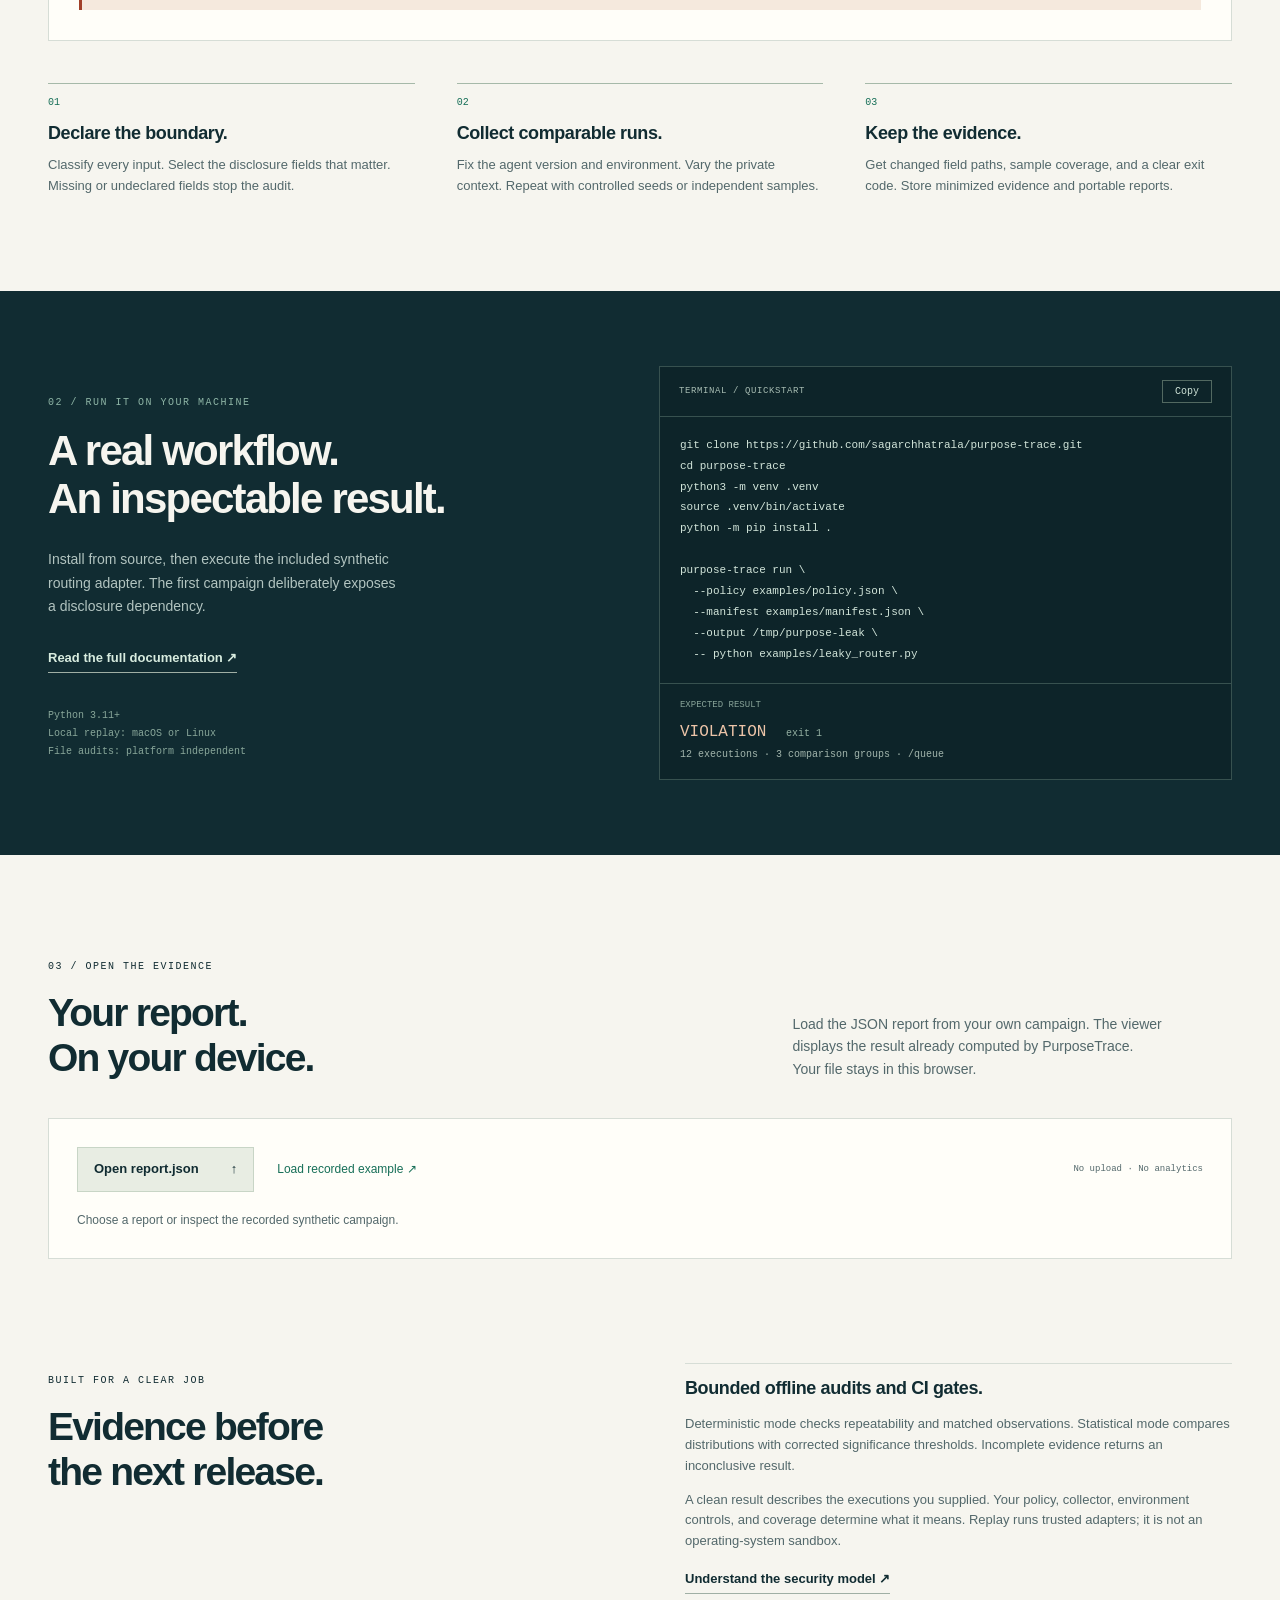
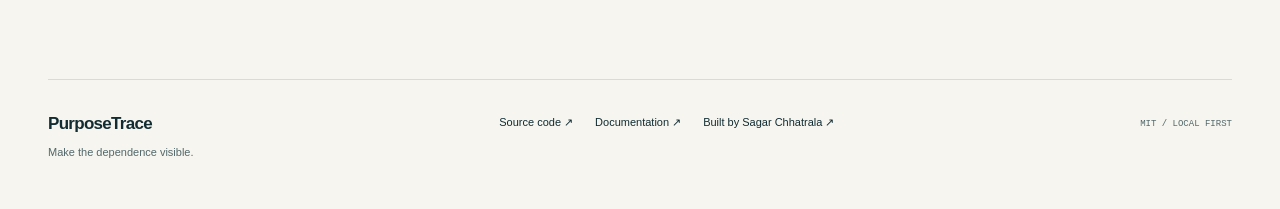
<file: purpose-trace/index.html>
<!doctype html>
<html lang="en">
<head>
  <meta charset="utf-8">
  <meta name="viewport" content="width=device-width, initial-scale=1">
  <meta name="description" content="PurposeTrace compares agent executions to find private information leaking through otherwise permitted decisions. Local CLI, reproducible evidence, and explicit privacy policies.">
  <meta http-equiv="Content-Security-Policy" content="default-src 'self'; script-src 'self'; style-src 'self'; img-src 'self' data:; connect-src 'self'; object-src 'none'; base-uri 'none'; form-action 'none'">
  <meta name="theme-color" content="#112c32">
  <link rel="canonical" href="https://sagarchhatrala.github.io/purpose-trace/">
  <link rel="icon" href="./mark.svg" type="image/svg+xml">
  <link rel="stylesheet" href="./styles.css">
  <script src="./app.js" defer></script>
  <title>PurposeTrace — Privacy lives between executions.</title>
</head>
<body>
  <a class="skip" href="#main">Skip to content</a>
  <header class="shell nav">
    <a class="brand" href="./" aria-label="PurposeTrace home"><img src="./mark.svg" alt="" width="30" height="30">PurposeTrace<span class="version">1.0</span></a>
    <nav aria-label="Main"><a href="#how">How it works</a><a href="#inspect">Inspect a report</a><a class="nav-source" href="https://github.com/sagarchhatrala/purpose-trace">GitHub ↗</a></nav>
  </header>
  <main id="main">
    <section class="shell hero">
      <div class="hero-copy">
        <p class="eyebrow"><span class="dot"></span> EXECUTION PRIVACY / OPEN SOURCE</p>
        <h1>Same permission.<br>Different choice.<br><em>Hidden disclosure.</em></h1>
        <p class="lead">An agent can reveal private information without sending a single private word. PurposeTrace finds the difference between executions that should agree.</p>
        <div class="actions"><a class="button primary" href="#start">Run your first audit <span>↗</span></a><a class="text-link" href="#how">See the problem <span>↓</span></a></div>
        <div class="hero-facts"><span>Local Python tool</span><span>No model calls</span><span>No runtime dependencies</span></div>
      </div>
      <div class="instrument" aria-label="A comparison of two support routing executions">
        <div class="instrument-top"><span class="mono">COMPARISON 001</span><span class="live">Same authorized view</span></div>
        <div class="shared"><span class="mini-label">AUTHORIZED IN BOTH RUNS</span><p>Standard support · Billing request</p><div class="queues"><span>east available</span><span>west available</span></div></div>
        <div class="worlds">
          <article class="world"><span class="world-label">EXECUTION A</span><div class="context"><span>Private account note</span><strong>Ordinary account</strong></div><div class="path-line"></div><span class="mini-label">DISCLOSED QUEUE</span><p class="queue">billing-east</p><span class="allowed">✓ Permitted queue</span></article>
          <article class="world"><span class="world-label">EXECUTION B</span><div class="context"><span>Private account note</span><strong>Confidential review</strong></div><div class="path-line"></div><span class="mini-label">DISCLOSED QUEUE</span><p class="queue danger">billing-west</p><span class="allowed">✓ Permitted queue</span></article>
        </div>
        <div class="instrument-result"><span class="result-icon">≠</span><div><strong>Private context moved the decision.</strong><p>Compare the runs. Find the channel.</p></div></div>
        <p class="instrument-note">Synthetic example · No messages are sent</p>
      </div>
    </section>
    <section class="principle"><div class="shell principle-grid"><p class="eyebrow">THE QUESTION CHANGES</p><p>“Is this output allowed?”<br><strong>“What made this output different?”</strong></p><span class="principle-index">A ↔ B</span></div></section>
    <section class="shell section" id="how">
      <div class="section-heading"><div><p class="eyebrow">01 / MAKE THE DEPENDENCE VISIBLE</p><h2>Change the private context.<br>Watch what leaves.</h2></div><p>Hold the permitted inputs constant. Compare the meaningful disclosure, with explicit handling for randomness and missing evidence.</p></div>
      <div class="lab">
        <div class="lab-controls"><span class="mini-label">TRY A ROUTING STRATEGY</span><div class="segmented" role="group" aria-label="Routing strategy"><button type="button" data-scenario="leak" aria-pressed="true">Private note influences route</button><button type="button" data-scenario="clean" aria-pressed="false">Authorized inputs only</button><button type="button" data-scenario="mismatch" aria-pressed="false">Inputs do not match</button></div><p class="lab-help">This interactive example runs locally in your browser. The Python CLI performs the full policy validation, repeated execution, and statistical analysis.</p></div>
        <div class="lab-body" aria-live="polite" aria-atomic="true"><div class="lab-runs"><div><span class="mini-label">A / ORDINARY NOTE</span><strong id="output-a">billing-east</strong><p id="input-a">Standard support</p></div><span class="compare-symbol" id="comparison-symbol">≠</span><div><span class="mini-label">B / CONFIDENTIAL NOTE</span><strong id="output-b">billing-west</strong><p id="input-b">Standard support</p></div></div><div class="lab-verdict" id="lab-verdict" data-state="violation"><span id="lab-status">VIOLATION</span><p id="lab-explanation">Authorized inputs match. The selected queue changes with the private note.</p></div></div>
      </div>
      <div class="steps"><article><span class="step-num">01</span><h3>Declare the boundary.</h3><p>Classify every input. Select the disclosure fields that matter. Missing or undeclared fields stop the audit.</p></article><article><span class="step-num">02</span><h3>Collect comparable runs.</h3><p>Fix the agent version and environment. Vary the private context. Repeat with controlled seeds or independent samples.</p></article><article><span class="step-num">03</span><h3>Keep the evidence.</h3><p>Get changed field paths, sample coverage, and a clear exit code. Store minimized evidence and portable reports.</p></article></div>
    </section>
    <section class="dark-section" id="start"><div class="shell start-grid"><div><p class="eyebrow">02 / RUN IT ON YOUR MACHINE</p><h2>A real workflow.<br>An inspectable result.</h2><p>Install from source, then execute the included synthetic routing adapter. The first campaign deliberately exposes a disclosure dependency.</p><a class="text-link light-link" href="https://github.com/sagarchhatrala/purpose-trace/tree/main/docs">Read the full documentation ↗</a><div class="requirements">Python 3.11+<br>Local replay: macOS or Linux<br>File audits: platform independent</div></div><div class="terminal"><div class="terminal-title"><span>TERMINAL / QUICKSTART</span><button type="button" id="copy-command" aria-label="Copy quickstart commands">Copy</button></div><pre><code id="quickstart">git clone https://github.com/sagarchhatrala/purpose-trace.git
cd purpose-trace
python3 -m venv .venv
source .venv/bin/activate
python -m pip install .

purpose-trace run \
  --policy examples/policy.json \
  --manifest examples/manifest.json \
  --output /tmp/purpose-leak \
  -- python examples/leaky_router.py</code></pre><div class="terminal-result"><span>EXPECTED RESULT</span><strong>VIOLATION <small>exit 1</small></strong><p>12 executions · 3 comparison groups · /queue</p></div><p id="copy-status" class="copy-status" role="status"></p></div></div></section>
    <section class="shell section" id="inspect"><div class="section-heading"><div><p class="eyebrow">03 / OPEN THE EVIDENCE</p><h2>Your report.<br>On your device.</h2></div><p>Load the JSON report from your own campaign. The viewer displays the result already computed by PurposeTrace. Your file stays in this browser.</p></div><div class="report-box"><div class="report-toolbar"><label class="button secondary" for="report-file">Open report.json <span>↑</span></label><input type="file" id="report-file" accept=".json,application/json"><button type="button" id="sample-report" class="text-button">Load recorded example ↗</button><span class="local-label">No upload · No analytics</span></div><p id="report-message" role="status">Choose a report or inspect the recorded synthetic campaign.</p><div id="report-content" hidden><div class="report-summary"><strong id="report-status"></strong><span id="report-counts"></span></div><p id="report-policy" class="mono report-policy"></p><div id="report-groups"></div><details class="boundaries"><summary>Interpretation boundaries</summary><ul id="report-limitations"></ul></details></div></div></section>
    <section class="shell scope-grid"><div><p class="eyebrow">BUILT FOR A CLEAR JOB</p><h2>Evidence before<br>the next release.</h2></div><div><h3>Bounded offline audits and CI gates.</h3><p>Deterministic mode checks repeatability and matched observations. Statistical mode compares distributions with corrected significance thresholds. Incomplete evidence returns an inconclusive result.</p><p>A clean result describes the executions you supplied. Your policy, collector, environment controls, and coverage determine what it means. Replay runs trusted adapters; it is not an operating-system sandbox.</p><a class="text-link" href="https://github.com/sagarchhatrala/purpose-trace/blob/main/docs/SECURITY_MODEL.md">Understand the security model ↗</a></div></section>
  </main>
  <footer class="shell footer"><div><a class="brand" href="./">PurposeTrace</a><p>Make the dependence visible.</p></div><div><a href="https://github.com/sagarchhatrala/purpose-trace">Source code ↗</a><a href="https://github.com/sagarchhatrala/purpose-trace/tree/main/docs">Documentation ↗</a><a href="https://sagarchhatrala.github.io/">Built by Sagar Chhatrala ↗</a></div><span class="mono">MIT / LOCAL FIRST</span></footer>
</body></html>
</file>
<file: styles.css>
@font-face{font-family:Manrope;src:url("./assets/manrope-regular.ttf") format("truetype");font-style:normal;font-weight:400;font-display:swap}
@font-face{font-family:Manrope;src:url("./assets/manrope-bold.ttf") format("truetype");font-style:normal;font-weight:700;font-display:swap}
@font-face{font-family:"Instrument Serif";src:url("./assets/instrument-serif-italic.ttf") format("truetype");font-style:italic;font-weight:400;font-display:swap}

:root{--paper:#f5f3ec;--white:#fdfcf8;--ink:#242923;--muted:#60665d;--line:#d9dcd2;--accent:#b44729;--green:#315448;--dark:#202c26;--mono:"Cascadia Code",Consolas,monospace;--radius:6px;--header-height:81px}
*{box-sizing:border-box}
html{scroll-behavior:smooth;scroll-padding-top:calc(var(--header-height) + 24px)}
body{margin:0;background:var(--paper);color:var(--ink);font-family:Manrope,"Segoe UI",sans-serif;font-size:16px;line-height:1.65;-webkit-font-smoothing:antialiased}
a{color:inherit;text-decoration:none;text-underline-offset:4px}
a:hover{color:var(--accent)}
button,input,select{font:inherit}
button,a{-webkit-tap-highlight-color:transparent}
button{cursor:pointer}
button:disabled{cursor:wait}
:focus-visible{outline:3px solid var(--accent);outline-offset:5px}
[hidden]{display:none!important}
img,svg{max-width:100%;display:block}
svg{fill:none;stroke:currentColor;stroke-width:1.6;stroke-linecap:round;stroke-linejoin:round}
h1,h2,h3,p{margin:0}
h1,h2,h3{line-height:1.16;font-weight:700}
h1,h2{letter-spacing:-.045em}
h2{font-size:clamp(32px,3.1vw,44px)}
em{font-family:"Instrument Serif",Georgia,serif;font-style:italic;font-size:1.2em;font-weight:400;letter-spacing:-.025em}
::selection{background:#eac7ad;color:var(--ink)}
.shell{width:min(1180px,calc(100% - 96px));margin-inline:auto}
.mono,.eyebrow{font-family:var(--mono);font-size:11px;font-weight:400;letter-spacing:.075em}
.sr-only{position:absolute;width:1px;height:1px;padding:0;margin:-1px;overflow:hidden;clip:rect(0,0,0,0);white-space:nowrap;border:0}
.skip-link{position:fixed;top:12px;left:12px;z-index:100;padding:10px 18px;background:var(--dark);color:white;transform:translateY(-150%)}
.skip-link:focus{transform:translateY(0)}
.site-header{position:sticky;top:0;z-index:20;border-bottom:1px solid var(--line);background:rgba(245,243,236,.97)}
.nav{height:80px;display:flex;align-items:center;justify-content:space-between;gap:24px}
.brand{display:inline-flex;align-items:center;gap:18px}
.monogram{font-size:32px;font-weight:700;letter-spacing:-3px;line-height:1}
.monogram span{color:var(--accent)}
.brand-name{font-size:13px;font-weight:700}
.nav-links{display:flex;align-items:center;gap:30px;font-size:13px;font-weight:700}
.nav-links a{display:inline-flex;align-items:center;min-height:44px;gap:12px}
.nav-links a:last-child{border-bottom:1px solid var(--ink)}
.hero{display:grid;grid-template-columns:minmax(0,1.2fr) minmax(0,1fr);gap:64px;align-items:center;padding-block:64px 66px}
.hero-copy{min-width:0}
.identity{display:flex;align-items:center;gap:14px;margin-bottom:30px}
.identity img{border-radius:50%;object-fit:cover;filter:saturate(.65);border:2px solid var(--white)}
.identity-name{font-weight:700;font-size:14px}
.identity-role{font-size:12px;color:var(--muted);margin-top:3px}
h1{font-size:clamp(42px,4.4vw,64px);line-height:1.11;margin-bottom:24px}
h1 em{color:var(--accent)}
.hero-lede{font-size:16px;line-height:1.8;max-width:540px;color:var(--muted)}
.hero-lede strong{color:var(--ink);font-weight:700}
.hero-actions{display:flex;align-items:center;gap:28px;margin-top:28px}
.button{display:inline-flex;align-items:center;justify-content:center;gap:26px;min-height:48px;padding:12px 21px;border:1px solid transparent;border-radius:3px;font-size:13px;font-weight:700;line-height:1.5;transition:background .18s,color .18s,transform .18s}
.button:hover{transform:translateY(-2px)}
.button span{font-size:20px;font-weight:400;line-height:1}
.primary{background:var(--accent);color:white}
.primary:hover{background:#92371f;color:white}
.dark{background:var(--dark);color:white}
.dark:hover{background:#395348;color:white}
.light{background:var(--paper);color:var(--ink)}
.light:hover{background:white;color:var(--accent)}
.text-link{display:inline-flex;align-items:center;gap:12px;font-size:13px;font-weight:700;min-height:44px}
.text-link:hover{text-decoration:underline}
.credentials{display:flex;flex-wrap:wrap;align-items:center;gap:12px;margin-top:26px;font-size:11px;color:var(--muted)}
.credentials a{padding-block:5px;border-bottom:1px dotted #989d90}
.credentials>span{color:#858a80}

.example{min-width:0;background:var(--dark);color:var(--paper);padding:27px 28px 20px;border-radius:var(--radius);box-shadow:12px 12px 0 #e4e6dc;position:relative}
.example-top{display:flex;align-items:center;justify-content:space-between;gap:12px;padding-bottom:23px;color:#b5c4b8}
.example-top .mono{font-size:10px}
.example-index{font-family:var(--mono);font-size:10px;color:#b5c4b8}
.example h2{font-size:23px;letter-spacing:-.03em}
.example-intro{font-size:13px;color:#b5c4b8;margin-top:7px}
.example-options{display:flex;gap:6px;margin-top:23px}
.example-options button{min-height:38px;padding:7px 11px;font-size:11px;background:transparent;border:1px solid #627469;border-radius:3px;color:#c9d4cb;transition:background .18s,color .18s}
.example-options button:hover{background:#34483c;color:white}
.example-options button[aria-pressed="true"]{background:#dce8d7;color:#24382a;border-color:#dce8d7}
.example :focus-visible,.contact-section :focus-visible{outline-color:#fac3a6}
.command{margin-top:20px;padding:15px 17px;background:#17211c;border:1px solid #425147;border-radius:3px}
.command-label{display:block;font-size:9px;color:#a9baac;margin-bottom:8px}
.command code{font:13px/1.6 var(--mono);color:#f6efe2;overflow-wrap:anywhere}
.gate-flow{display:flex;align-items:center;gap:12px;margin:18px 0;color:#bdcbbf;font:10px var(--mono)}
.gate-flow i{height:1px;background:#728475;flex:1;position:relative}
.gate-flow i::after{content:"";position:absolute;right:0;top:-2px;width:5px;height:5px;border-top:1px solid #728475;border-right:1px solid #728475;transform:rotate(45deg)}
.gate{padding:7px 12px;border:1px solid #607869;border-radius:2px;color:#deebdd}
.gate-stop{color:#f8b494;font-size:18px;font-weight:700}
.verdict-row{display:flex;align-items:center;gap:12px;font-size:11px;color:#d0d8cc}
.verdict{padding:4px 9px;background:#52342b;color:#ffd0b7;border:1px solid #97634f;font:700 10px/1.5 var(--mono);letter-spacing:.07em;border-radius:2px}
.verdict.unknown{background:#453e26;border-color:#8e7c40;color:#f4dea1}
.example-reason{font-size:12px;line-height:1.7;margin-top:12px;color:#bdcbbf;min-height:42px}
.example-foot{border-top:1px solid #425147;margin-top:20px;padding-top:14px;display:flex;flex-wrap:wrap;justify-content:space-between;gap:8px;font-size:9px;color:#b5c4b8}
.example-foot a{color:#e6eddc;text-decoration:underline}

.experience-strip{border-top:1px solid var(--line);border-bottom:1px solid var(--line);display:flex;gap:40px;align-items:center;padding-block:25px}
.experience-strip>.mono{color:var(--muted);font-size:10px}
.experience-strip>div{display:flex;justify-content:space-between;gap:40px;flex:1}
.experience-strip>div>span{font-size:21px;font-weight:700;letter-spacing:-.055em;display:inline-flex;align-items:center;gap:8px}
.current-dot,.small-dot{display:inline-block;width:6px;height:6px;background:var(--green);border-radius:50%;flex:0 0 auto}
.current-dot{width:5px;height:5px}

.section{padding-block:82px}
.eyebrow{color:var(--muted);margin-bottom:20px;font-size:10px;display:flex;gap:13px;align-items:center}
.eyebrow>span{color:var(--accent)}
.section-heading{display:flex;align-items:flex-end;justify-content:space-between;gap:48px;margin-bottom:38px}
.section-heading>p{max-width:300px;font-size:14px;color:var(--muted);line-height:1.8;padding-bottom:4px}
.project-grid{display:grid;grid-template-columns:repeat(2,minmax(0,1fr));gap:24px}
.project-card{background:var(--white);border:1px solid var(--line);border-radius:var(--radius);padding:28px;min-width:0;display:flex;flex-direction:column;transition:border-color .2s,box-shadow .2s}
.project-card:hover{border-color:#a9b3a3;box-shadow:0 8px 24px #24302408}
.project-top{display:flex;align-items:center;gap:12px;margin-bottom:26px}
.project-symbol{width:37px;height:37px;background:#f3e6dd;color:var(--accent);border-radius:4px;display:grid;place-items:center;flex-shrink:0}
.project-symbol svg{width:27px;height:27px}
.hac-card .project-symbol{background:#e5ece1;color:var(--green)}
.status{font-size:10px;color:var(--accent);font-weight:700}
.status.research{color:var(--green)}
.project-number{margin-left:auto;color:var(--muted)}
.project-card h3{font-size:25px;letter-spacing:-.045em}
.project-abbr{display:block;margin-top:8px;font:10px/1 var(--mono);letter-spacing:.08em;color:var(--muted)}
.project-question{font-size:14px;font-weight:700;margin-top:24px}
.project-description{font-size:13px;color:var(--muted);line-height:1.85;margin-top:11px}
.project-visual{display:flex;align-items:center;justify-content:space-between;gap:8px;margin-block:24px;padding:24px 12px;font:10px/1.6 var(--mono);background:#f1f0e9;border:1px solid #e5e5dc;border-radius:3px;min-height:94px}
.project-visual>span:not(.diagram-arrow),.project-visual>strong{text-align:center}
.project-visual>strong{padding:7px 9px;border:1px solid #baaa92;color:#685332;font-weight:400;background:#f8f3e6}
.hac-visual{background:#edf1e9}
.hac-visual>strong{background:#e2ebdc;border-color:#a3b49b;color:#315448}
.diagram-arrow{color:var(--muted);flex-shrink:0}
.hac-visual .diagram-decision{color:#9c3c26}
.project-features{display:grid;gap:9px;list-style:none;margin:0 0 28px;padding:0;font-size:12px}
.project-features li{padding-left:18px;position:relative}
.project-features li::before{content:"+";position:absolute;left:0;color:var(--green)}
.project-links{display:flex;align-items:center;gap:22px;margin-top:auto}
.project-links .button{font-size:12px;padding:11px 16px;gap:20px}
.project-links .text-link{font-size:12px;gap:8px}
.install,.research-note{margin-top:22px;padding-top:17px;border-top:1px solid var(--line);min-height:48px;display:flex;align-items:center;justify-content:space-between;gap:10px}
.install code{font:11px/1.8 var(--mono);overflow-wrap:anywhere;min-width:0}
.directory-mention{display:inline-flex;align-items:center;align-self:flex-start;gap:12px;min-height:44px;margin-top:6px;font-size:11px;color:var(--green)}
.directory-mention strong{text-decoration:underline;text-decoration-color:#a7b79c;text-underline-offset:4px}
.directory-mention:hover{color:var(--accent)}
.install button{border:1px solid #b6bbaf;background:transparent;border-radius:3px;color:var(--muted);font-size:10px;padding:5px 9px;min-height:32px;flex-shrink:0}
.install button:hover{background:#e9ecdf;color:var(--ink)}
.research-note{justify-content:flex-start;font-size:11px;color:var(--muted)}
.project-guide{display:flex;gap:35px;align-items:center;padding:25px 0 0}
.project-guide>.mono{font-size:9px;color:var(--muted);flex-shrink:0}
.project-guide p{font-size:12px;line-height:2}
.project-guide a{text-decoration:underline;text-decoration-color:#a5aa9b;font-weight:700}

.about-section{padding-block:78px;background:#e9ece3;border-block:1px solid #d9ded1}
.about-grid{display:grid;grid-template-columns:minmax(0,1fr) minmax(0,1fr);gap:120px}
.about-copy{max-width:470px}
.about-copy>p:not(.eyebrow){color:var(--muted);font-size:14px;line-height:1.9;margin-top:25px}
.about-location{display:flex;align-items:center;gap:10px;font:11px var(--mono);color:var(--muted);margin-top:30px}
.career-story-link{display:flex;align-items:center;justify-content:space-between;gap:20px;margin-top:30px;padding-block:19px;border-block:1px solid #bec7b8;font-size:12px;font-weight:700;line-height:1.7}
.career-story-link .mono{display:block;font-size:9px;font-weight:400;color:var(--green);margin-bottom:5px}
.career-story-link>span:last-child{font-size:22px;color:var(--accent)}
.career{list-style:none;margin:0;padding:0 0 0 27px;border-left:1px solid #bec7b8}
.career li{position:relative;padding-bottom:27px}
.career li:last-child{padding-bottom:0}
.career li::before{content:"";position:absolute;left:-32px;top:5px;width:9px;height:9px;background:#a8b7a3;border:2px solid #e9ece3;border-radius:50%;box-shadow:0 0 0 1px #a8b7a3}
.career li:first-child::before{background:var(--green);box-shadow:0 0 0 1px var(--green)}
.career-meta{display:flex;align-items:center;gap:14px;color:var(--muted);margin-bottom:7px}
.career-meta .mono{font-size:9px}
.current-tag{font:8px var(--mono);color:var(--green);background:#d4dfcc;padding:3px 6px;border-radius:2px}
.career h3{font-size:20px;letter-spacing:-.03em}
.career .career-role{font-size:12px;color:var(--ink);margin-top:5px}
.career-role>span{color:var(--muted)}
.career p{font-size:12px;line-height:1.75;color:var(--muted);margin-top:7px}
.contribution-grid{display:grid;grid-template-columns:repeat(3,minmax(0,1fr));gap:38px}
.contribution-grid article{border-top:1px solid #afb8a9;padding-top:22px;display:flex;flex-direction:column;min-width:0}
.contribution-label{color:var(--accent);font-size:9px}
.contribution-grid h3{font-size:18px;margin-top:16px;letter-spacing:-.035em}
.contribution-grid p{font-size:12px;line-height:1.9;color:var(--muted);margin-top:15px;margin-bottom:15px}
.contribution-grid .text-link{margin-top:auto;font-size:11px;gap:8px}
.speaking-summary a{font-weight:700;color:var(--green);text-decoration:underline;text-decoration-color:#a5b699;text-underline-offset:3px}
.speaking-summary a:hover{color:var(--accent);text-decoration-color:var(--accent)}

.contact-section{background:var(--dark);color:var(--paper);padding-block:70px}
.contact-grid{display:grid;grid-template-columns:1.5fr 1fr;gap:80px;align-items:center}
.contact-section .eyebrow{color:#c3cebf}
.contact-section .eyebrow>span{color:#edaa86}
.contact-section h2 em{color:#dbdfc8}
.contact-section p:not(.eyebrow){max-width:500px;color:#c3cebf;font-size:13px;line-height:1.9;margin-top:22px}
.contact-actions{display:flex;flex-direction:column;align-items:flex-start}
.contact-actions .button{min-width:265px;justify-content:space-between}
.contact-email{font-size:12px;margin-top:18px;color:#d2dccb;overflow-wrap:anywhere}
.contact-section a:not(.button):hover{color:#fac3a6}
.social-links{display:flex;gap:26px;margin-top:24px;font-size:12px}
.social-links a{min-height:44px;display:inline-flex;align-items:center}
.footer{display:flex;justify-content:space-between;align-items:center;gap:24px;padding-block:28px;font-size:10px}
.footer-name{font-size:12px;font-weight:700}
.footer-name span{display:block;font-size:10px;font-weight:400;margin-top:3px;color:var(--muted)}
.footer>div{display:flex;flex-wrap:wrap;gap:25px;color:var(--muted)}
.footer>div a{min-height:44px;display:inline-flex;align-items:center}

@media(min-width:1500px){.hero{padding-block:80px}.example{padding:32px}.hero-lede{font-size:17px}}
@media(max-width:1100px){
 .shell{width:calc(100% - 64px)}
 .hero{gap:34px}
 h1{font-size:clamp(38px,4.6vw,54px)}
 .example{padding:23px 22px 18px}
 .example h2{font-size:21px}
 .about-grid{gap:70px}
 .project-card{padding:24px}
 .project-links{gap:16px;flex-wrap:wrap}
 .project-visual{font-size:9px;padding-inline:9px}
 .contact-grid{gap:45px}
}
@media(max-width:820px){
 :root{--header-height:73px}
 .nav{height:72px}
 .hero{grid-template-columns:1fr;gap:40px;padding-block:46px 48px}
 .hero-copy{max-width:620px}
 h1{font-size:clamp(42px,7vw,60px)}
 .hero-lede{max-width:580px}
 .example{max-width:620px;width:100%;box-shadow:8px 8px 0 #e4e6dc}
 .example-reason{min-height:0}
 .experience-strip{display:block;padding-block:22px}
 .experience-strip>div{margin-top:14px}
 .experience-strip>div>span{font-size:20px}
 .section{padding-block:60px}
 .section-heading{gap:25px;align-items:flex-start;flex-direction:column}
 .section-heading>p{max-width:440px}
 .project-grid{grid-template-columns:1fr}
 .project-visual{font-size:11px;justify-content:center;gap:18px}
 .project-description{font-size:14px}
 .project-features{font-size:13px}
 .project-card h3{font-size:27px}
 .project-guide{gap:20px}
 .about-grid{gap:45px;grid-template-columns:1fr}
 .about-copy{max-width:600px}
 .career{max-width:600px}
 .career li{padding-bottom:30px}
 .contribution-grid{gap:24px;grid-template-columns:1fr}
 .contribution-grid article{display:grid;grid-template-columns:1fr 1.2fr;column-gap:30px;align-items:start}
 .contribution-label{grid-column:1}
 .contribution-grid h3{grid-column:1;margin-top:12px}
 .contribution-grid p{grid-column:2;grid-row:1 / span 2;margin-top:0}
 .contribution-grid .text-link{grid-column:2}
 .contact-grid{grid-template-columns:1fr;gap:30px}
 .contact-actions{align-items:flex-start}
 .footer{align-items:flex-start}
 .footer>div{gap:12px}
}
@media(max-width:480px){
 :root{--header-height:65px}
 .shell{width:calc(100% - 40px)}
 .nav{height:64px;gap:16px}
 .brand-name{display:none}
 .monogram{font-size:31px}
 .nav-links{gap:22px;font-size:12px}
 .nav-links a{gap:5px}
 .hero{padding-block:34px 38px;gap:32px}
 .identity{gap:12px;margin-bottom:24px}
 .identity img{width:46px;height:46px}
 .identity-name{font-size:13px}
 .identity-role{font-size:10px}
 h1{font-size:clamp(32px,9.2vw,43px);margin-bottom:20px}
 h1 em{font-size:1.22em}
 .hero-lede{font-size:14px;line-height:1.85}
 .hero-actions{gap:22px;margin-top:23px}
 .button{font-size:12px;padding:12px 16px;gap:20px}
 .credentials{font-size:10px;gap:9px;margin-top:20px}
 .example{padding:23px 20px 18px}
 .example-top{padding-bottom:18px}
 .example h2{font-size:21px}
 .example-options{margin-top:18px;gap:5px}
 .example-options button{padding:8px 9px;font-size:10px;min-height:40px}
 .command{padding:13px;margin-top:16px}
 .command code{font-size:11px}
 .example-foot{font-size:9px;margin-top:16px}
 .experience-strip>div{gap:12px;flex-wrap:wrap}
 .experience-strip>div>span{font-size:17px}
 .experience-strip>.mono{font-size:9px}
 .section{padding-block:48px}
 .eyebrow{font-size:9px;margin-bottom:17px;gap:10px}
 h2{font-size:30px}
 .section-heading{gap:19px;margin-bottom:28px}
 .section-heading>p{font-size:13px}
 .project-card{padding:22px 20px}
 .project-top{gap:10px;margin-bottom:23px}
 .status{font-size:9px}
 .project-card h3{font-size:24px}
 .project-question{font-size:13px;margin-top:20px}
 .project-description{font-size:12px}
 .project-visual{font-size:9px;gap:8px;padding:18px 9px}
 .project-visual>strong{padding:6px}
 .project-features{font-size:11px;gap:10px}
 .project-links{gap:13px}
 .project-links .button,.project-links .text-link{font-size:11px;gap:12px}
 .install code{font-size:10px}
 .research-note{font-size:10px}
 .project-guide{flex-direction:column;align-items:flex-start;gap:10px}
 .project-guide p{font-size:11px}
 .about-section{padding-block:48px}
 .about-grid{gap:38px}
 .about-copy>p:not(.eyebrow){font-size:13px;margin-top:20px}
 .career{padding-left:23px}
 .career li::before{left:-28px}
 .career .career-role{font-size:11px}
 .contribution-grid article{display:flex}
 .contribution-grid h3{font-size:19px;margin-top:14px}
 .contribution-grid p{font-size:13px;margin-top:14px}
 .contribution-grid .text-link{font-size:12px}
 .contact-section{padding-block:48px}
 .contact-section h2{font-size:30px}
 .contact-section p:not(.eyebrow){font-size:12px}
 .contact-actions .button{min-width:0;width:100%}
 .contact-email{font-size:11px}
 .footer{flex-direction:column;gap:12px;padding-block:25px}
 .footer>div{gap:20px;font-size:9px}
}
@media(max-width:380px){.nav{gap:12px}.nav-links{gap:13px;font-size:11px}}
@media(prefers-reduced-motion:reduce){html{scroll-behavior:auto}*,*::before,*::after{animation:none!important;transition:none!important}.button:hover{transform:none}}
@media print{.site-header,.example-options,.hero-actions,.copy-install,.footer{display:none}.hero,.about-grid,.project-grid,.contact-grid{display:block}.shell{width:100%}.project-card,.career li,.contribution-grid article{break-inside:avoid}.example,.contact-section{background:#fff;color:#111;box-shadow:none}.section,.about-section,.contact-section{padding-block:28px}a{text-decoration:underline}}
</file>
<file: home.css>
/* Homepage only. The shared stylesheet and Experience page stay unchanged. */
.home-page{--home-green:#264e3e;--home-light:#e7ebdf;--home-rule:#cbd0c3;--home-rust:#a9432b}
.home-page .shell{width:min(1180px,calc(100% - 96px))}
.home-page .site-header{background:rgba(245,243,236,.96)}
.home-page .nav{height:88px}
.home-page .brand-name{font-size:13px;line-height:1.7}
.home-page .brand-name>span{display:block;font-size:9px;font-weight:400;color:var(--muted);letter-spacing:.02em}
.home-page .nav-links{gap:30px;font-size:12px}
.home-page .nav-links a{position:relative}
.home-page .nav-links a[aria-current="location"]{color:var(--home-green)}
.home-page .nav-links a[aria-current="location"]::before{content:"";position:absolute;left:-10px;width:4px;height:4px;border-radius:50%;background:var(--home-green)}
.home-page .folio{font:10px/1.6 var(--mono);letter-spacing:.07em}
.home-page .folio>span:first-child:not(.live-dot):not(.small-dot){color:var(--home-rust);margin-right:12px}
.home-page h2{font-weight:400;font-size:clamp(38px,4.1vw,56px);letter-spacing:-.055em;line-height:1.12}
.home-page h2 em{font-size:1.14em;color:var(--home-green)}
.home-page a,.home-page button{touch-action:manipulation}
.home-page .quiet-link{display:inline-flex;gap:12px;align-items:center;font-size:12px;min-height:44px;text-decoration:underline;text-decoration-color:#9ca694;text-underline-offset:6px}
.home-page .quiet-link:hover{color:var(--home-rust);text-decoration-color:currentColor}
.home-page .ink-link{display:inline-flex;align-items:center;gap:30px;border-bottom:1px solid currentColor;padding-block:10px;font-size:13px;font-weight:700;min-height:48px}
.home-page .ink-link>span{font-size:22px;transition:transform .2s}
.home-page .ink-link:hover>span{transform:translate(3px,-3px)}
.home-page .arrow-disc{display:inline-grid;place-items:center;width:48px;height:48px;border-radius:50%;border:1px solid #a5ae9a;font-size:25px;line-height:1;font-weight:400;flex:0 0 auto;transition:background .2s,color .2s,transform .2s}
.home-page a:hover .arrow-disc{background:var(--home-green);color:var(--paper);border-color:var(--home-green);transform:rotate(-7deg)}

/* An opening spread: type on the left, a navigable map on the right. */
.opening{display:grid;grid-template-columns:minmax(0,1.24fr) minmax(0,1fr);gap:68px;padding-block:65px 60px;align-items:center}
.opening-copy>.folio{display:flex;align-items:center;gap:10px;color:var(--muted);margin-bottom:25px}
.live-dot{width:6px;height:6px;background:var(--home-green);border-radius:50%;box-shadow:0 0 0 4px #e0e6d8}
.home-page .opening h1{font-size:clamp(68px,7.1vw,100px);line-height:.99;font-weight:400;letter-spacing:-.075em;margin-bottom:27px}
.home-page .opening h1 em{font-size:1.39em;letter-spacing:-.05em;color:var(--home-green);line-height:1.01;display:inline-block}
.title-star{display:inline-block;vertical-align:top;font-size:.5em;line-height:1;margin:16px 0 0 25px;color:var(--home-rust);font-family:Georgia,serif;font-weight:400;transform:rotate(12deg)}
.opening-lede{max-width:485px;font-size:15px;line-height:1.85;color:var(--muted)}
.greenlight-link{color:#23734a;font-weight:700;text-decoration:underline;text-decoration-color:#acbba5;text-underline-offset:4px}
.opening-actions{display:flex;flex-wrap:wrap;align-items:center;gap:28px;margin-top:25px}
.round-link{display:inline-flex;align-items:center;gap:14px;min-height:48px;font-size:12px;font-weight:700}
.practice-map{align-self:center;min-width:0;padding-top:7px}
.map-heading{display:flex;align-items:center;justify-content:space-between;color:var(--muted);border-top:1px solid var(--home-rule);padding-top:16px;gap:16px}
.map-heading .folio,.map-coordinates{font-size:9px}
.map-coordinates{font-family:var(--mono);letter-spacing:.05em;color:var(--home-rust)}
.map-canvas{position:relative;aspect-ratio:440/360;margin-block:8px 22px;isolation:isolate}
.map-lines{position:absolute;inset:0;width:100%;height:100%;color:#8b9784;overflow:visible}
.map-axis{stroke:#9ea995;stroke-dasharray:2 6;stroke-width:.6}
.map-ticks{stroke:#b0b7a4;stroke-width:1}
.map-orbit{stroke:#a6b09d;stroke-width:1;transition:stroke .35s,stroke-width .35s,fill .35s;fill:transparent}
.practice-map[data-perspective="engineering"] .orbit-engineering,.practice-map[data-perspective="research"] .orbit-research,.practice-map[data-perspective="advisory"] .orbit-advisory{stroke:var(--home-green);stroke-width:1.7;fill:#31544808}
.map-center{position:absolute;left:50%;top:50%;transform:translate(-50%,-39%);display:flex;flex-direction:column;align-items:center;white-space:nowrap;pointer-events:none}
.map-center>span{font:8px/1.8 var(--mono);letter-spacing:.13em;color:#526349}
.map-center>span:last-child{font-size:7px;letter-spacing:.075em}
.map-center em{font-size:39px;color:var(--home-green);letter-spacing:-.025em;line-height:1.4}
.map-node{position:absolute;border:1px solid #b6bfac;background:var(--paper);padding:9px 12px;display:flex;align-items:center;gap:9px;border-radius:3px;color:var(--ink);font-size:11px;line-height:1.45;text-align:left;box-shadow:0 3px 0 #d7dece70;transition:border-color .2s,background .2s,color .2s,transform .2s;z-index:1;min-height:54px}
.map-node:hover{transform:translateY(-3px);border-color:var(--home-green)}
.node-engineering{top:7%;left:49%}
.node-research{top:63%;left:0}
.node-advisory{top:73%;right:1%}
.node-marker{font:9px var(--mono);border:1px solid #b6bfac;width:24px;height:24px;border-radius:50%;display:grid;place-items:center}
.node-action{display:block;margin-top:2px;font:8px var(--mono);color:var(--muted)}
.map-node[aria-pressed="true"]{background:var(--home-green);color:var(--paper);border-color:var(--home-green)}
.map-node[aria-pressed="true"] .node-action{color:#d8e2cf}
.map-node[aria-pressed="true"] .node-marker{border-color:#9cba9c}
.map-node[aria-pressed="true"]:focus-visible{outline-offset:5px}
.perspective-note{border-top:1px solid var(--home-rule);padding-top:17px;min-height:141px}
.perspective-note>.folio{color:var(--home-rust);font-size:9px}
.perspective-note>p:not(.folio){font-size:12px;line-height:1.8;margin-top:9px;max-width:370px;color:var(--muted)}
.perspective-note>a{display:inline-flex;align-items:center;gap:14px;min-height:38px;font-size:11px;color:var(--home-green);text-decoration:underline;text-decoration-color:#b4bca9;text-underline-offset:4px}
.perspective-note>a:hover{color:var(--home-rust)}
.map-invitation{font:9px/1.7 var(--mono);color:var(--muted);margin-top:8px;letter-spacing:.02em}
.map-invitation>span{color:var(--home-rust);margin-right:7px}
.map-static-labels{position:absolute;inset:0;display:flex;align-items:flex-end;justify-content:space-around;font-size:11px;padding-bottom:22px}
.map-static-labels>span{background:var(--paper);padding:5px}
.margin-note{border-block:1px solid var(--home-rule);display:flex;align-items:center;gap:32px;padding-block:17px}
.margin-note>.folio{font-size:9px;color:var(--muted)}
.margin-note>p{font-size:17px;letter-spacing:-.025em}
.margin-note>p em{font-size:1.3em;color:var(--home-green);margin-left:3px}
.margin-note>a{margin-left:auto;font-size:23px;min-height:44px;min-width:44px;display:grid;place-items:center;color:var(--home-green)}

/* Two substantial project studies, with the demos living beside the story. */
.work-section{padding-block:86px 74px}
.section-intro{display:flex;align-items:flex-end;justify-content:space-between;gap:45px;padding-bottom:39px}
.section-intro .folio{margin-bottom:19px;color:var(--muted)}
.section-intro>p{max-width:255px;font-size:13px;line-height:1.85;color:var(--muted);margin-bottom:3px}
.work-entry{display:grid;grid-template-columns:minmax(0,1fr) minmax(0,1fr);gap:78px;padding-block:45px 55px;border-top:1px solid var(--home-rule);align-items:center}
.work-copy{min-width:0}
.work-meta{display:flex;align-items:center;flex-wrap:wrap;gap:15px;margin-bottom:26px}
.work-number{font-family:"Instrument Serif",Georgia,serif;font-style:italic;font-size:30px;line-height:1;color:var(--home-rust)}
.work-meta>.folio{font-size:9px;color:var(--muted)}
.work-status{margin-left:auto;font:9px/1.5 var(--mono);color:var(--home-rust);padding:5px 8px;background:#eee3d7;border:1px solid #decabd;border-radius:2px}
.research-status{color:var(--home-green);background:#e3e8dc;border-color:#c6d0bc}
.work-copy h3{font-size:clamp(34px,3.6vw,46px);font-weight:400;line-height:1.1;letter-spacing:-.05em}
.project-shortname{display:inline-block;font:10px var(--mono);letter-spacing:.05em;vertical-align:middle;color:var(--muted);border:1px solid #c4c9bc;padding:5px 7px;margin-left:15px}
.project-expansion{display:block;font:11px/1.7 var(--mono);color:var(--muted);letter-spacing:0;margin-top:13px}
.work-question{font-size:21px;line-height:1.4;letter-spacing:-.025em;margin-top:24px;color:var(--home-green)}
.work-description{font-size:13px;color:var(--muted);line-height:1.9;margin-top:14px;max-width:440px}
.work-byline{display:flex;align-items:center;gap:8px;font-size:10px;margin-top:20px;color:var(--muted)}
.work-actions{display:flex;flex-wrap:wrap;align-items:center;gap:28px;margin-top:18px}
.work-actions .quiet-link{font-size:11px}
.listing-note{display:inline-flex;align-items:center;gap:9px;font-size:9px;min-height:35px;margin-top:9px;color:var(--muted)}
.listing-note:hover{text-decoration:underline}
.action-study{background:var(--home-green);color:var(--paper);padding:24px 28px 19px;min-width:0;position:relative;box-shadow:9px 9px 0 #dfe3d5}
.action-study::before{content:"";position:absolute;top:0;right:0;width:20px;height:20px;background:linear-gradient(45deg,#67826b 50%,var(--paper) 50%)}
.study-heading{display:flex;align-items:center;justify-content:space-between;gap:15px}
.study-heading>.folio{font-size:9px;color:#c8d6c0}
.study-heading>svg{width:30px;height:30px;flex:0 0 auto;color:#c8d6c0}
.study-prompt{font-size:14px;margin-top:16px;letter-spacing:-.01em}
.home-page .study-options{gap:6px;margin-top:17px;flex-wrap:wrap}
.home-page .study-options button{background:transparent;border:1px solid #80957c;color:#e2e9da;min-height:40px;padding:7px 10px;font-size:10px;border-radius:2px}
.home-page .study-options button:hover{background:#365e4a}
.home-page .study-options button[aria-pressed="true"]{background:#e6eacb;border-color:#e6eacb;color:#233c2e}
.action-study :focus-visible{outline-color:#f6c3a4}
.study-result{padding-top:24px}
.command-heading{display:block;color:#c4d2bd;font-size:8px!important;margin-bottom:9px}
.study-result>code{font:12px/1.8 var(--mono);display:block;overflow-wrap:anywhere;color:#f1eddc;padding-bottom:20px;border-bottom:1px solid #57725c}
.decision-line{display:flex;align-items:center;gap:13px;margin-top:17px;font:9px var(--mono);color:#c4d2bd}
.decision-line>i{height:1px;background:#89a087;flex:1;position:relative}
.decision-line>i::after{content:"";position:absolute;right:0;top:-2px;width:4px;height:4px;border-top:1px solid #89a087;border-right:1px solid #89a087;transform:rotate(45deg)}
.policy-stamp{border:1px solid #91a38b;border-radius:50%;padding:9px 8px;font-size:9px}
.study-verdict{display:flex;align-items:center;justify-content:space-between;gap:12px;color:#edc19d;margin-top:20px}
.study-verdict>#example-verdict{font-size:clamp(42px,4.4vw,62px);font-weight:400;line-height:1.1;letter-spacing:-.04em}
.study-verdict>#example-verdict.unknown{font-size:clamp(34px,3.6vw,50px);color:#e6eacb}
#example-symbol{font-size:51px;font-family:Georgia,serif;line-height:1}
.verdict-caption{font:10px/1.7 var(--mono);margin-top:10px;color:#f1dcc0}
#example-reason{font-size:11px;line-height:1.8;color:#c8d6c0;margin-top:9px;min-height:40px}
.study-foot{display:flex;flex-wrap:wrap;justify-content:space-between;gap:8px;font:8px/1.8 var(--mono);border-top:1px solid #57725c;padding-top:14px;margin-top:20px;color:#c8d6c0}
.study-foot>a{color:#f2eedb;text-decoration:underline;text-underline-offset:4px;min-height:24px;display:inline-flex;gap:6px;align-items:center}
.study-foot>a:hover{color:#f6c3a4}
.kechaa-entry{padding-block:55px}
.containment-study{align-self:stretch;display:flex;flex-direction:column;background:#e8ecdf;border:1px solid #c5ceb9;padding:24px 27px 18px;position:relative;min-width:0}
.containment-study .study-heading>.folio,.containment-study .study-heading>svg{color:var(--home-green)}
.containment-drawing{position:relative;flex:1;min-height:328px;margin-top:10px}
.outside-label{position:absolute;right:0;top:47px;font-size:8px!important;color:#6c755f;writing-mode:vertical-rl}
.task-perimeter{position:absolute;left:3%;right:13%;top:38px;bottom:78px;border:1px solid #71866b;background:repeating-linear-gradient(0deg,transparent,transparent 23px,#b9c5ab30 23px,#b9c5ab30 24px);border-radius:50% 50% 4px 4px}
.perimeter-caption{position:absolute;top:-9px;left:50%;transform:translateX(-50%);white-space:nowrap;background:#e8ecdf;padding:0 8px;font-size:8px!important;color:var(--home-green)}
.agent-token{position:absolute;left:19%;top:40%;display:flex;flex-direction:column;align-items:center;gap:5px;color:var(--home-green);font:10px var(--mono)}
.agent-token>span:first-child{font:49px/.9 Georgia,serif;transform:rotate(15deg);color:var(--home-rust)}
.permitted-path{position:absolute;left:31%;bottom:25%;width:23%;height:16%;border-bottom:1px solid #7c916e;border-left:1px solid #7c916e}
.permitted-action{position:absolute;bottom:14%;left:53%;font-size:9px;line-height:1.6;background:#d2dfc6;border:1px solid #9daf8e;color:#314c30;padding:8px 9px;white-space:nowrap}
.permitted-action>span{margin-left:6px}
.escape-path{position:absolute;top:48%;left:48%;right:-13%;height:20px;display:flex;align-items:center}
.escape-path>span{width:79%;height:1px;background:var(--home-rust)}
.escape-path>b{display:grid;place-items:center;position:absolute;left:79%;transform:translateX(-50%);width:28px;height:28px;border:1px solid #aa5839;background:#f1e2cf;border-radius:50%;font:22px/1 var(--mono);color:#93452d}
.escape-path>i{flex:1;height:1px;border-top:1px dashed #b68568}
.boundary-caption{position:absolute;bottom:2px;right:5%;display:flex;gap:13px;align-items:flex-start;color:var(--home-green)}
.boundary-caption>span{font-size:29px;line-height:1}
.boundary-caption>p{font:italic 23px/1.1 "Instrument Serif",Georgia,serif}
.containment-study .study-foot{color:#5a6950;border-top-color:#bac7ac;margin-top:0}
.research-shelf{display:grid;grid-template-columns:200px 1fr 48px;align-items:center;gap:22px;border-block:1px solid var(--home-rule);padding-block:23px;transition:background .2s}
.research-shelf>.folio{font-size:8px;color:var(--muted)}
.research-shelf>span:nth-child(2){display:flex;flex-direction:column;gap:5px}
.research-shelf strong{font-weight:400;font-size:17px;letter-spacing:-.02em}
.research-shelf>span:nth-child(2)>span{font-size:11px;color:var(--muted)}
.shelf-arrow{font-size:26px;text-align:right;color:var(--home-green);transition:transform .2s}
.research-shelf:hover .shelf-arrow{transform:translate(3px,-3px)}

/* A personal page within the page, with an invitation into Experience. */
.personal-section{background:var(--home-light);padding-block:52px 0;border-block:1px solid #d0d8c7}
.personal-top{display:flex;align-items:center;justify-content:space-between;gap:20px;color:var(--muted)}
.location-label{display:flex;align-items:center;gap:8px;font-size:9px!important}
.personal-grid{display:grid;grid-template-columns:290px minmax(0,1fr);gap:110px;margin-top:49px;align-items:center}
.portrait-note{padding-inline:10px}
.portrait-frame{position:relative;padding:11px;background:#f5f3ec;transform:rotate(-3deg);box-shadow:3px 5px 0 #d2d9c8;border:1px solid #d3d7cc}
.portrait-frame img{width:100%;height:auto;aspect-ratio:1;object-fit:cover;filter:grayscale(1);transition:filter .4s}
.portrait-note:hover img{filter:grayscale(0)}
.portrait-cross{position:absolute;right:-11px;bottom:11px;color:var(--home-rust);font:30px/1 var(--mono);background:var(--home-light)}
.portrait-name{margin-top:24px;font-size:14px;letter-spacing:-.02em}
.portrait-name>span{display:block;font:8px/1.8 var(--mono);margin-top:6px;color:var(--muted);letter-spacing:0}
.hand-note{display:block;font:italic 20px/1.2 "Instrument Serif",Georgia,serif;color:var(--home-green);margin-top:16px;transform:rotate(-3deg)}
.personal-copy h2{font-size:clamp(35px,3.65vw,50px);line-height:1.2}
.personal-copy>p{font-size:13px;line-height:1.9;color:var(--muted);max-width:615px;margin-top:17px}
.personal-copy>.personal-lede{font-size:21px;line-height:1.55;letter-spacing:-.035em;color:var(--home-green);margin-top:23px;max-width:565px}
.personal-copy strong{font-weight:700;color:var(--home-green)}
.working-principles{display:grid;grid-template-columns:repeat(3,minmax(0,1fr));gap:40px;margin-block:56px 50px}
.working-principles>div{border-top:1px solid #b5c1a9;padding-top:20px}
.working-principles .folio{font-size:8px;color:#57634c}
.working-principles h3{font-size:15px;line-height:1.4;letter-spacing:-.02em;font-weight:700;margin-top:12px}
.working-principles p{font-size:11px;line-height:1.85;max-width:300px;margin-top:10px;color:var(--muted)}
.experience-door{display:grid;grid-template-columns:170px 1fr auto;align-items:center;gap:24px;border-top:1px solid #b5c1a9;padding-block:30px 35px;color:var(--home-green)}
.experience-door>.folio{font-size:9px}
.door-title{font-size:27px;line-height:1.25;letter-spacing:-.04em}
.door-title>br{display:none}
.door-title>em{margin-left:4px;font-size:1.3em}
.door-action{display:flex;align-items:center;gap:17px;font-size:11px}
.experience-door:hover .door-title{color:var(--home-green)}

/* A typographic ledger for speaking and standards. */
.conversations{display:grid;grid-template-columns:1fr 1fr;gap:90px;padding-block:85px}
.conversations-intro>.folio{color:var(--muted);margin-bottom:19px}
.conversations-intro h2{font-size:clamp(35px,3.5vw,48px)}
.conversations-intro>p:not(.folio){font-size:13px;line-height:1.8;color:var(--muted);margin-top:20px;max-width:350px}
.standards-note{display:flex;gap:17px;align-items:flex-start;margin-top:34px}
.standards-mark{color:var(--home-rust);font:36px/1 Georgia,serif}
.standards-note .folio{font-size:8px;color:var(--muted)}
.standards-note a{font-size:14px;display:inline-flex;align-items:center;gap:13px;min-height:40px;color:var(--home-green)}
.standards-note a:hover{text-decoration:underline}
.standards-note p:not(.folio){font-size:10px;line-height:1.9;color:var(--muted)}
.speaking-ledger>a:not(.ledger-more){display:grid;grid-template-columns:65px 1fr 24px;align-items:center;gap:20px;border-top:1px solid var(--home-rule);padding-block:21px;color:var(--ink)}
.talk-year{font:9px/1.7 var(--mono);color:var(--home-rust)}
.talk-name{font-size:19px;letter-spacing:-.035em;line-height:1.4}
.talk-name>span{display:block;font-size:10px;letter-spacing:0;color:var(--muted);margin-top:5px}
.talk-arrow{font-size:22px;color:var(--home-green);transition:transform .2s}
.speaking-ledger>a:hover .talk-arrow{transform:translate(3px,-3px);color:var(--home-rust)}
.speaking-ledger>a:hover .talk-name{color:var(--home-green)}
.other-rooms{font-size:10px;color:var(--muted);border-top:1px solid var(--home-rule);padding-top:20px;line-height:1.8}
.ledger-more{display:inline-flex;align-items:center;gap:14px;color:var(--home-green);font-size:11px;min-height:44px;text-decoration:underline;text-decoration-color:#a8b59a;text-underline-offset:5px}

/* Contact as correspondence: pick a subject, then use your own email app. */
.hello-section{background:#223f32;color:var(--paper);padding-block:40px 0;position:relative}
.hello-section :focus-visible{outline-color:#f2bf9b}
.hello-top{display:flex;align-items:center;justify-content:space-between;gap:20px;padding-bottom:26px;border-bottom:1px solid #5b7058}
.hello-top>.folio{color:#d4ddca}
.home-page .hello-top>.folio>span{color:#edbd98}
.hello-asterisk{font:40px/1 Georgia,serif;color:#e0d4a2;transform:rotate(12deg)}
.hello-grid{display:grid;grid-template-columns:minmax(0,1.15fr) minmax(0,1fr);gap:104px;padding-block:44px 52px;align-items:center}
.home-page .hello-copy h2{font-size:clamp(49px,5.4vw,74px);line-height:1.04;letter-spacing:-.06em}
.home-page .hello-copy h2 em{font-size:1.22em;color:#e2d9b6;display:inline-block;margin-top:6px}
.hello-copy>p{max-width:395px;font-size:13px;line-height:1.9;margin-top:26px;color:#c8d4c0}
.hello-socials{display:flex;gap:30px;margin-top:23px}
.hello-socials>a{font-size:11px;display:flex;align-items:center;gap:12px;min-height:44px;color:#e2e7d8}
.hello-socials>a:hover{color:#edbd98}
.correspondence{background:#f0eee3;color:var(--ink);padding:26px 29px 23px;box-shadow:7px 7px 0 #ffffff0c;position:relative;transform:rotate(1deg)}
.correspondence::before{content:"";position:absolute;left:0;top:0;right:0;height:4px;background:repeating-linear-gradient(135deg,#96a585 0 13px,transparent 13px 25px,#b3795c 25px 38px,transparent 38px 50px)}
.correspondence :focus-visible{outline-color:var(--home-rust)}
.correspondence-heading{display:flex;align-items:center;justify-content:space-between;gap:15px;padding-bottom:13px;margin-bottom:18px;border-bottom:1px solid #c9cebd}
.correspondence-heading>.folio{font-size:9px;color:var(--muted)}
.postage{width:42px;height:36px;display:grid;place-items:center;border:1px dashed #9aab8f;color:var(--home-green)}
.postage>svg{width:25px;height:23px}
.correspondence h3{font-size:22px;letter-spacing:-.035em;font-weight:400}
.conversation-options{display:grid;grid-template-columns:1fr 1fr;gap:8px;margin-top:19px}
.conversation-options>button{display:flex;align-items:center;justify-content:space-between;gap:8px;min-height:46px;padding:10px 11px;text-align:left;font-size:10px;line-height:1.5;color:var(--home-green);background:transparent;border:1px solid #b9c3aa;border-radius:2px;transition:background .2s,color .2s,border-color .2s}
.conversation-options>button:hover{background:#e3e8d8;border-color:#849a76}
.conversation-options>button[aria-pressed="true"]{background:var(--home-green);color:var(--paper);border-color:var(--home-green)}
.conversation-options>button>span{font-size:15px}
.email-draft{border-top:1px solid #c9cebd;padding-top:18px;margin-top:21px;min-height:128px}
.email-draft>.folio{font-size:8px;color:var(--muted)}
#email-subject{font-size:17px;line-height:1.5;letter-spacing:-.025em;margin-top:6px;color:var(--home-green)}
#email-prompt{font-size:10px;line-height:1.8;margin-top:7px;color:var(--muted);max-width:330px}
.draft-link{display:flex;align-items:center;justify-content:space-between;gap:20px;min-height:50px;border-block:1px solid #a8b397;margin-top:5px;font-size:12px;color:var(--home-green);font-weight:700}
.draft-link>span{font-size:24px;font-weight:400;transition:transform .2s}
.draft-link:hover>span{transform:translate(3px,-3px)}
.email-hint{font-size:8px;color:var(--muted);margin-top:12px;text-align:center}
.direct-contact{display:flex;align-items:center;flex-wrap:wrap;gap:28px;border-top:1px solid #5b7058;padding-block:24px}
.direct-contact>.folio{font-size:8px;color:#bdceb3}
.direct-contact>a{font-size:clamp(13px,1.4vw,18px);letter-spacing:-.02em;color:#edf0df;min-height:44px;display:inline-flex;align-items:center;overflow-wrap:anywhere}
.direct-contact>a:hover{color:#edbd98}
.direct-contact>button{margin-left:auto;display:flex;align-items:center;gap:13px;border:1px solid #77906c;background:transparent;color:#dce6cf;padding:9px 13px;font-size:10px;min-height:44px;border-radius:2px}
.direct-contact>button:hover{background:#325440;color:#f5f3ec}
.home-footer{display:flex;justify-content:space-between;align-items:center;gap:30px;padding-block:25px}
.footer-signature{display:flex;align-items:center;gap:18px;font-size:44px;font-weight:700;line-height:1;letter-spacing:-.06em;position:relative}
.footer-signature>span:first-child{color:var(--home-rust);margin-left:-16px}
.footer-signature>span:last-child{font-size:11px;line-height:1.8;letter-spacing:0;font-weight:400}
.footer-signature>span:last-child>span{font-size:9px;color:var(--muted)}
.home-footer>div{display:flex;gap:25px;flex-wrap:wrap}
.home-footer>div>a{font-size:9px;color:var(--muted);min-height:44px;display:flex;align-items:center;gap:10px}
.home-footer>div>a:hover{color:var(--home-rust)}

@media(min-width:1500px){.opening{padding-block:80px 72px}.home-page .opening h1{font-size:106px}.practice-map{padding-top:15px}}
@media(max-width:1100px){
 .home-page .shell{width:calc(100% - 64px)}
 .opening{gap:40px}
 .home-page .opening h1{font-size:8vw}
 .opening-lede{font-size:14px}
 .opening-actions{gap:20px}
 .opening-actions>.quiet-link{font-size:11px}
 .map-center em{font-size:33px}
 .map-node{padding:8px 9px;font-size:10px;gap:6px}
 .node-marker{width:20px;height:20px;font-size:8px}
 .map-center>span{font-size:7px}.map-center>span:last-child{font-size:6px}
 .work-entry{gap:44px}
 .work-meta{gap:10px}.work-meta>.folio{font-size:8px}.work-status{font-size:8px}
 .action-study,.containment-study{padding-inline:22px}
 .personal-grid{gap:65px;grid-template-columns:250px minmax(0,1fr)}
 .working-principles{gap:28px}
 .experience-door{grid-template-columns:120px 1fr auto;gap:15px}
 .door-title{font-size:23px}.door-title>br{display:block}.door-title>em{margin-left:0}
 .conversations{gap:50px}
 .hello-grid{gap:60px}
 .correspondence{padding-inline:22px}
 .conversation-options>button{font-size:9px;padding:9px}
 .direct-contact{gap:20px}
}
@media(max-width:820px){
 .home-page .nav{height:76px}
 .home-page .nav-links{gap:22px}
 .home-page .brand-name>span{display:none}
 .opening{padding-block:46px;gap:38px;grid-template-columns:minmax(0,1.1fr) minmax(0,1fr);align-items:start}
 .home-page .opening h1{font-size:clamp(52px,8.1vw,67px);margin-bottom:25px}
 .opening-copy>.folio{font-size:8px;gap:8px;margin-bottom:22px}
 .title-star{margin:10px 0 0 16px}
 .opening-lede{font-size:12px;line-height:1.9}
 .opening-actions{gap:9px;margin-top:20px}.round-link{font-size:11px;gap:10px}
 .opening-actions>.quiet-link{margin-left:51px;min-height:32px}
 .opening-actions .arrow-disc{width:40px;height:40px;font-size:23px}
 .practice-map{margin-top:12px}
 .map-heading{gap:8px}.map-heading>.folio{font-size:7px}.map-coordinates{font-size:8px}
 .map-canvas{margin-block:17px 12px}
 .map-node{min-height:45px;padding:6px 8px;font-size:9px}.node-marker{display:none}.node-action{font-size:7px}
 .node-engineering{left:51%;top:4%}.node-research{top:65%}.node-advisory{right:0}
 .map-center em{font-size:28px}.map-center>span{font-size:6px}.map-center>span:last-child{font-size:5px}
 .perspective-note{min-height:146px}.perspective-note>p:not(.folio){font-size:11px}.perspective-note>a{font-size:10px}
 .map-invitation{font-size:8px;max-width:210px}
 .margin-note{gap:20px}.margin-note>.folio{font-size:8px}.margin-note>p{font-size:14px}
 .work-section{padding-block:61px 57px}.section-intro{gap:30px}.section-intro>p{max-width:195px;font-size:11px}
 .home-page h2{font-size:35px}.section-intro .folio{font-size:9px}
 .work-entry{gap:30px;align-items:start;padding-block:34px 40px}.work-copy h3{font-size:32px}
 .work-meta{margin-bottom:20px;gap:8px}.work-status{margin-left:0}.work-number{font-size:25px}.work-meta>.folio{flex:1}
 .work-question{font-size:18px;margin-top:20px}.work-description{font-size:12px;line-height:1.85}.work-actions{gap:14px;margin-top:14px}.work-actions .ink-link{font-size:12px;gap:20px}
 .action-study,.containment-study{padding:20px 17px 17px}.study-heading>.folio{font-size:8px}.study-heading>svg{width:23px;height:23px}.study-prompt{font-size:12px}
 .home-page .study-options{gap:5px}.home-page .study-options button{font-size:9px;padding:6px 8px;min-height:36px}.study-result{padding-top:19px}.study-result>code{font-size:10px}
 .study-verdict>#example-verdict{font-size:42px}.study-verdict>#example-verdict.unknown{font-size:32px}#example-symbol{font-size:38px}
 #example-reason{font-size:10px;min-height:55px}.verdict-caption{font-size:9px}.study-foot{font-size:7px;margin-top:17px}
 .project-expansion{font-size:9px}.containment-drawing{min-height:335px}.agent-token{left:14%}.agent-token>span:first-child{font-size:40px}.agent-token>span:last-child{font-size:9px}
 .permitted-action{font-size:8px;left:45%;padding:6px}.outside-label{font-size:7px!important}.boundary-caption{right:0}.boundary-caption>p{font-size:22px}
 .research-shelf{grid-template-columns:145px 1fr 25px;gap:20px}.research-shelf strong{font-size:15px}.research-shelf>span:nth-child(2)>span{font-size:10px}
 .personal-section{padding-top:38px}.personal-top .folio{font-size:8px}.location-label{font-size:8px!important}
 .personal-grid{grid-template-columns:190px minmax(0,1fr);gap:45px;margin-top:36px}.portrait-note{padding-inline:0}.portrait-frame{padding:8px}.portrait-name{font-size:12px}.portrait-name>span{font-size:7px}.hand-note{font-size:18px}
 .personal-copy h2{font-size:32px}.personal-copy>.personal-lede{font-size:17px}.personal-copy>p{font-size:12px;line-height:1.85}
 .working-principles{gap:24px;margin-block:38px}.working-principles h3{font-size:13px}.working-principles p{font-size:10px}.working-principles .folio{font-size:7px}
 .experience-door{grid-template-columns:90px 1fr auto}.experience-door>.folio{font-size:8px}.door-title{font-size:22px}.door-action{font-size:10px;gap:12px}.door-action>.arrow-disc{width:40px;height:40px;font-size:22px}
 .conversations{padding-block:57px;gap:35px}.conversations-intro h2{font-size:33px}.conversations-intro>.folio{font-size:8px}.conversations-intro>p:not(.folio){font-size:12px}.standards-note{gap:12px}.standards-note .folio{font-size:7px}.standards-note a{font-size:12px}
 .speaking-ledger>a:not(.ledger-more){grid-template-columns:47px 1fr 19px;gap:13px;padding-block:19px}.talk-year{font-size:8px}.talk-name{font-size:16px}.talk-name>span{font-size:9px}
 .hello-grid{gap:40px;grid-template-columns:minmax(0,1fr) minmax(0,1fr)}.home-page .hello-copy h2{font-size:48px}.hello-copy>p{font-size:12px}
 .correspondence{padding:22px 18px 19px}.correspondence h3{font-size:19px}.conversation-options{gap:6px}.conversation-options>button{padding:8px;font-size:8px}.conversation-options>button>span{display:none}
 #email-subject{font-size:16px}.email-draft{min-height:135px}#email-prompt{font-size:9px}.email-hint{font-size:7px}
 .direct-contact{gap:15px}.direct-contact>.folio{font-size:7px}.direct-contact>a{font-size:13px}.direct-contact>button{font-size:9px;padding:8px 10px}
}
@media(max-width:640px){
 .home-page .shell{width:calc(100% - 40px)}
 .home-page .nav{height:68px;gap:14px}.home-page .brand-name{display:none}.home-page .nav-links{gap:22px;font-size:11px}.home-page .nav-links a{gap:5px}
 .opening{grid-template-columns:1fr;gap:36px;padding-block:35px 34px}.opening-copy>.folio{font-size:8px;margin-bottom:24px}
 .home-page .opening h1{font-size:clamp(63px,13vw,81px);line-height:.98;margin-bottom:24px}.home-page .opening h1 em{font-size:1.35em}.title-star{margin:12px 0 0 19px}
 .opening-lede{font-size:14px;max-width:450px}.opening-actions{gap:22px;margin-top:21px}.opening-actions>.quiet-link{margin-left:0;min-height:44px;font-size:11px}.round-link{font-size:11px}
 .practice-map{margin-top:0;max-width:460px;width:100%;justify-self:center}.map-heading>.folio{font-size:9px}.map-coordinates{font-size:9px}.map-canvas{margin-block:8px 16px}
 .map-node{padding:9px 11px;min-height:52px;font-size:11px;gap:9px}.node-marker{display:grid;width:24px;height:24px;font-size:9px}.node-action{font-size:8px}.node-engineering{left:49%;top:7%}.node-research{top:63%}.node-advisory{right:1%}
 .map-center em{font-size:36px}.map-center>span{font-size:8px}.map-center>span:last-child{font-size:6px}.perspective-note{min-height:123px}.perspective-note>p:not(.folio){font-size:12px;max-width:100%}.perspective-note>a{font-size:11px}.map-invitation{max-width:none;font-size:8px;margin-top:2px}
 .margin-note{gap:5px 20px;flex-wrap:wrap;padding-block:16px;position:relative;padding-right:35px}.margin-note>.folio{flex:1 1 100%}.margin-note>p{font-size:14px}.margin-note>a{position:absolute;right:0;top:50%;transform:translateY(-50%);min-width:30px}
 .work-section{padding-block:46px}.section-intro{display:block;padding-bottom:26px}.home-page h2{font-size:clamp(31px,7.3vw,42px)}.section-intro .folio{margin-bottom:16px;font-size:8px}.section-intro>p{max-width:350px;margin-top:18px;font-size:12px}
 .work-entry{grid-template-columns:1fr;gap:27px;padding-block:27px 37px}.work-meta{gap:12px;margin-bottom:19px}.work-meta>.folio{flex:0 1 auto;font-size:8px}.work-status{margin-left:auto;font-size:8px}.work-copy h3{font-size:38px}.work-copy h3>br{display:none}.work-copy h3>br::after{content:" "}
 #acb-title{max-width:340px}.project-shortname{font-size:9px}.work-question{font-size:21px;margin-top:18px}.work-question>br{display:none}.work-description{font-size:13px;max-width:100%;line-height:1.9}.work-byline{margin-top:16px;font-size:10px}.work-actions{gap:25px;margin-top:13px}.listing-note{margin-top:5px}
 .action-study{padding:22px 23px 18px;box-shadow:6px 6px 0 #dfe3d5}.study-heading>.folio{font-size:8px}.study-heading>svg{width:28px;height:28px}.study-prompt{font-size:13px}.home-page .study-options button{font-size:10px;min-height:42px;padding:7px 10px}.home-page .study-options{gap:6px}
 .study-result{padding-top:21px}.study-result>code{font-size:11px}.study-verdict>#example-verdict{font-size:58px}.study-verdict>#example-verdict.unknown{font-size:45px}#example-symbol{font-size:49px}.verdict-caption{font-size:10px}#example-reason{font-size:11px;min-height:40px}.study-foot{font-size:8px;margin-top:19px}
 .kechaa-entry{padding-top:33px}.project-expansion{font-size:10px;line-height:1.8}.project-expansion>br{display:none}.containment-study{padding:22px 23px 19px}.containment-drawing{min-height:320px}.agent-token{left:19%}.agent-token>span:first-child{font-size:49px}.agent-token>span:last-child{font-size:10px}.permitted-action{font-size:9px;left:51%;padding:8px}.outside-label{font-size:8px!important}.boundary-caption{right:5%}.boundary-caption>p{font-size:24px}
 .research-shelf{grid-template-columns:1fr 25px;gap:11px 20px;padding-block:20px}.research-shelf>.folio{grid-column:1/-1}.research-shelf strong{font-size:16px}.research-shelf>span:nth-child(2)>span{font-size:11px;line-height:1.7}.shelf-arrow{grid-column:2;grid-row:2}
 .personal-section{padding-top:32px}.personal-top{flex-wrap:wrap;gap:10px}.personal-top>.folio{font-size:8px}.location-label{font-size:7px!important}
 .personal-grid{grid-template-columns:1fr;gap:30px;margin-top:32px}.portrait-note{display:grid;grid-template-columns:130px 1fr;gap:10px 28px;align-items:center;margin-right:5px}.portrait-frame{grid-row:1/3;padding:6px}.portrait-name{margin-top:0;font-size:14px;align-self:end}.portrait-name>span{font-size:8px;max-width:165px}.hand-note{margin:0;align-self:start;max-width:180px;font-size:21px;line-height:1.2;transform:rotate(-2deg)}
 .personal-copy h2{font-size:clamp(31px,7.3vw,42px);line-height:1.2}.personal-copy>.personal-lede{font-size:20px;margin-top:20px}.personal-copy>p{font-size:13px;margin-top:15px;line-height:1.9}
 .working-principles{grid-template-columns:1fr;gap:19px;margin-block:31px}.working-principles>div{display:grid;grid-template-columns:95px 1fr;gap:5px 19px;padding-top:18px}.working-principles .folio{font-size:7px;grid-row:1/3;padding-top:3px}.working-principles h3{font-size:14px;margin-top:0}.working-principles p{font-size:11px;margin-top:0;max-width:100%}
 .experience-door{grid-template-columns:1fr auto;gap:12px;padding-block:24px 28px}.experience-door>.folio{grid-column:1/-1}.door-title{font-size:24px}.door-action{font-size:0;gap:0}.door-action>.arrow-disc{font-size:25px;width:48px;height:48px}.door-title>br{display:block}
 .conversations{grid-template-columns:1fr;gap:30px;padding-block:45px}.conversations-intro h2{font-size:clamp(31px,7.3vw,42px)}.conversations-intro>p:not(.folio){font-size:13px;margin-top:18px}.standards-note{margin-top:24px;gap:17px}.standards-note .folio{font-size:8px}.standards-note a{font-size:14px}.standards-note p:not(.folio){font-size:10px}
 .speaking-ledger>a:not(.ledger-more){grid-template-columns:60px 1fr 24px;gap:18px;padding-block:20px}.talk-year{font-size:9px}.talk-name{font-size:19px}.talk-name>span{font-size:10px}.other-rooms{font-size:11px}.ledger-more{font-size:11px}
 .hello-section{padding-top:28px}.hello-top{padding-bottom:22px}.hello-top>.folio{font-size:8px}.hello-asterisk{font-size:32px}.hello-grid{grid-template-columns:1fr;gap:30px;padding-block:30px 37px}.home-page .hello-copy h2{font-size:clamp(50px,11.5vw,67px)}.hello-copy>p{font-size:13px;margin-top:22px;max-width:420px}.hello-socials{margin-top:13px}
 .correspondence{padding:24px 23px 21px;transform:rotate(.6deg);margin-inline:3px}.correspondence h3{font-size:23px}.correspondence-heading{margin-bottom:20px}.conversation-options{gap:8px}.conversation-options>button{font-size:10px;padding:10px;min-height:46px}.conversation-options>button>span{display:block}.email-draft{min-height:129px}#email-subject{font-size:18px}#email-prompt{font-size:11px;max-width:100%}.email-hint{font-size:8px}.draft-link{min-height:53px;font-size:13px}
 .direct-contact{gap:6px 15px;padding-block:22px}.direct-contact>.folio{flex:1 1 100%;font-size:8px}.direct-contact>a{font-size:clamp(12px,3.3vw,16px);min-height:40px}.direct-contact>button{font-size:9px;min-height:40px;padding:8px 10px}.direct-contact>button>span{display:none}
 .home-footer{flex-direction:column;align-items:flex-start;gap:13px;padding-block:24px}.home-footer>div{gap:25px}.home-footer>div>a{font-size:9px}.footer-signature{font-size:40px}
}
@media(max-width:380px){
 .home-page .shell{width:calc(100% - 32px)}.home-page .nav-links{gap:15px;font-size:10px}.home-page .monogram{font-size:29px}.opening-actions{gap:15px}.opening-actions>.quiet-link{font-size:10px}.round-link{font-size:10px}
 .map-center em{font-size:32px}.map-node{padding:8px;font-size:10px;gap:6px}.node-marker{width:20px;height:20px;font-size:8px}.map-heading>.folio{font-size:8px}
 .work-meta{gap:8px}.work-meta>.folio{font-size:7px}.work-status{font-size:7px;padding:5px 6px}.work-copy h3{font-size:34px}.project-shortname{margin-left:9px}
 .action-study,.containment-study{padding-inline:18px}.home-page .study-options button{font-size:9px;padding-inline:8px}.study-verdict>#example-verdict.unknown{font-size:39px}.study-foot{font-size:7px}
 .portrait-note{grid-template-columns:112px 1fr;gap:10px 23px}.portrait-name{font-size:13px}.portrait-name>span{font-size:7px}.hand-note{font-size:19px}
 .working-principles>div{grid-template-columns:82px 1fr;column-gap:13px}.speaking-ledger>a:not(.ledger-more){gap:12px;grid-template-columns:53px 1fr 20px}.talk-name{font-size:17px}
 .correspondence{padding-inline:18px}.conversation-options>button{font-size:9px}.conversation-options>button>span{font-size:13px}.direct-contact>button{margin-left:0}
}
@media(prefers-reduced-motion:reduce){.home-page *{scroll-behavior:auto}.home-page a:hover .arrow-disc,.home-page .map-node:hover{transform:none}}
@media print{
 .home-page .site-header,.map-controls,.map-invitation,.conversation-options,.home-footer,.opening-actions,.direct-contact>button{display:none!important}
 .home-page .shell{width:100%}.opening,.work-entry,.personal-grid,.conversations,.hello-grid{display:block}.opening{padding-block:0 20px}.practice-map{max-width:350px;margin-top:30px}
 .home-page .opening h1{font-size:60px}.home-page h2,.home-page .hello-copy h2{font-size:36px}.work-section,.personal-section,.conversations,.hello-section{padding-block:25px}.section-intro{display:block}.section-intro>p{max-width:100%;margin-top:12px}
 .work-copy,.action-study,.containment-study,.portrait-note,.personal-copy,.working-principles>div,.speaking-ledger,.correspondence{break-inside:avoid}.action-study,.containment-study{max-width:450px;margin-block:25px;box-shadow:none;print-color-adjust:exact;-webkit-print-color-adjust:exact}.hello-section{background:#fff;color:#222}.hello-copy>p,.hello-socials>a{color:#222}.hello-top{border-color:#aaa}.hello-top>.folio{color:#444}.correspondence{transform:none;border:1px solid #bbb;margin-top:20px}.direct-contact>a,.direct-contact>.folio{color:#222}.portrait-note{max-width:200px;margin-block:20px}.personal-copy{margin-top:20px}.experience-door{display:flex}.door-title{font-size:20px}
}
</file>
<file: agent-circuit-breaker/styles.css>
@font-face{font-family:Manrope;src:url('../assets/manrope-regular.ttf') format('truetype');font-weight:400;font-display:swap}
@font-face{font-family:Manrope;src:url('../assets/manrope-bold.ttf') format('truetype');font-weight:700;font-display:swap}
@font-face{font-family:'Instrument Serif';src:url('../assets/instrument-serif-italic.ttf') format('truetype');font-weight:400;font-style:italic;font-display:swap}
:root{--paper:#f5f3ec;--white:#fdfcf8;--ink:#242923;--muted:#60665d;--line:#d4d9cd;--accent:#ae4228;--green:#315448;--dark:#202c26;--mono:'Cascadia Code',Consolas,monospace;--header:85px}
*{box-sizing:border-box}html{scroll-behavior:smooth;scroll-padding-top:calc(var(--header) + 24px)}body{margin:0;background:var(--paper);color:var(--ink);font-family:Manrope,'Segoe UI',sans-serif;font-size:15px;line-height:1.7;-webkit-font-smoothing:antialiased}h1,h2,h3,p{margin:0}h1,h2,h3{font-weight:700;line-height:1.15}h1,h2{letter-spacing:-.048em}h2{font-size:clamp(34px,3.25vw,46px)}h3{font-size:20px;letter-spacing:-.035em}em{font-family:'Instrument Serif',Georgia,serif;font-weight:400;font-size:1.15em;letter-spacing:-.023em}a{color:inherit;text-decoration:none;text-underline-offset:4px}a:hover{color:var(--accent)}a,button{-webkit-tap-highlight-color:transparent}button{cursor:pointer;font:inherit}button:disabled{cursor:default}code{font-family:var(--mono);font-size:.89em;overflow-wrap:anywhere}img,svg{display:block;max-width:100%}button,a{touch-action:manipulation}:focus-visible{outline:3px solid var(--accent);outline-offset:5px}[hidden]{display:none!important}::selection{background:#eac7ad;color:var(--ink)}.shell{width:min(1180px,calc(100% - 96px));margin-inline:auto}.mono,.eyebrow{font:10px/1.6 var(--mono);letter-spacing:.08em}.eyebrow{color:var(--accent);margin-bottom:22px;display:flex;align-items:center;gap:10px}.signal-dot{width:7px;height:7px;border-radius:50%;background:var(--accent);box-shadow:0 0 0 4px #ae422810}.skip-link{position:fixed;top:12px;left:12px;z-index:100;padding:10px 18px;background:var(--dark);color:white;transform:translateY(-160%)}.skip-link:focus{transform:translateY(0)}
.site-header{position:sticky;top:0;z-index:20;border-bottom:1px solid var(--line);background:#f5f3ecf5;backdrop-filter:blur(10px)}.nav{height:84px;display:flex;justify-content:space-between;align-items:center;gap:24px}.brand{display:flex;align-items:center;gap:12px;font-size:15px;font-weight:700;line-height:1.4;letter-spacing:-.025em}.brand img{flex-shrink:0}.brand-byline{display:block;font:8px/1.5 var(--mono);letter-spacing:.035em;color:var(--muted);margin-top:6px}.nav-links{display:flex;align-items:center;gap:26px;font-size:12px;font-weight:700}.nav-links a{display:flex;align-items:center;gap:20px;min-height:44px}.nav-start{padding:9px 16px;border:1px solid #a4ad9f;border-radius:3px}.nav-start:hover{background:#e9ece2}.button{padding:14px 20px;min-height:48px;display:inline-flex;align-items:center;justify-content:space-between;gap:28px;font-size:12px;font-weight:700;border:1px solid transparent;border-radius:3px;transition:background .2s,transform .2s}.button:hover{transform:translateY(-2px)}.primary{background:var(--accent);color:#fff9ef}.primary:hover{background:#8d331d;color:#fff}.dark{background:var(--dark);color:var(--paper)}.dark:hover{background:#365143;color:white}.text-link{display:inline-flex;align-items:center;gap:14px;min-height:44px;font-size:12px;font-weight:700}.text-link span,.button span{font-size:17px;font-weight:400}
.hero{display:grid;grid-template-columns:minmax(0,1.15fr) minmax(0,1fr);gap:62px;align-items:center;padding-block:76px 72px}.hero h1{font-size:clamp(44px,4.6vw,65px);line-height:1.07}.hero h1 em{color:var(--accent);white-space:nowrap}.hero-lede{font-size:18px;line-height:1.65;margin-top:27px;letter-spacing:-.02em}.hero-lede strong{font-weight:400}.hero-description{max-width:485px;color:var(--muted);font-size:13px;line-height:1.9;margin-top:17px}.hero-actions{display:flex;align-items:center;gap:25px;margin-top:30px;flex-wrap:wrap}.hero-facts{display:flex;align-items:center;gap:18px;margin-top:23px;font:10px/1.7 var(--mono);color:var(--muted)}.hero-facts>a{display:flex;align-items:center;gap:8px}.hero-facts>a span{border:1px solid #c7ccbc;padding:1px 5px;background:#e7ebdf;color:#456040}.hero-facts>span{border-left:1px solid #c5ccbd;padding-left:18px}
.decision-console{min-width:0;background:var(--dark);color:var(--paper);border-radius:7px;border:1px solid #3b4b40;box-shadow:12px 12px 0 #dce0d3;overflow:hidden}.console-top{padding:20px 24px;border-bottom:1px solid #465349;display:flex;justify-content:space-between;align-items:center;gap:12px;color:#cad4c4}.console-top .mono{font-size:9px}.console-mark{font:8px/1.5 var(--mono);white-space:nowrap;color:#c1d0b7}.example-switch{padding:19px 24px 0;display:flex;gap:7px}.example-switch button{background:transparent;color:#c7d2c2;border:1px solid #586557;min-height:37px;padding:6px 13px;border-radius:3px;font-size:11px}.example-switch button:hover{border-color:#c1cfb9;color:#fff}.example-switch button[aria-pressed=true]{background:#dfe7d5;color:#25372b;border-color:#dfe7d5}.decision-console :focus-visible{outline-color:#f0bd8f}.console-result{padding:25px 24px 20px}.command-label{color:#b5c3b3;font-size:9px;margin-bottom:11px}.command{display:block;min-height:49px;color:#f4d8b7;font-size:14px;line-height:1.6}.circuit{display:flex;align-items:center;gap:0;margin:10px 0 24px;height:86px}.circuit-end{font:9px/1 var(--mono);letter-spacing:.1em;border:1px solid #536551;padding:10px 9px;background:#2a3b2e;border-radius:2px}.wire{height:1px;background:#a3b592;flex:1;min-width:10px}.circuit-gate{width:108px;display:flex;flex-direction:column;align-items:center;gap:8px;font:8px/1 var(--mono);letter-spacing:.08em;color:#eebc95}.circuit-gate svg{width:90px;fill:none;stroke:currentColor;stroke-width:2;stroke-linecap:round}.wire-stopped{background:repeating-linear-gradient(90deg,#859280 0 3px,transparent 3px 7px)}.circuit-end.dim{color:#b1bba9;background:transparent}.decision-line{display:flex;align-items:center;gap:13px;font-size:14px;letter-spacing:-.01em}.verdict{display:inline-flex;padding:4px 8px;background:#583b2d;border:1px solid #a7785b;color:#ffd8b5;font:700 10px/1.5 var(--mono);letter-spacing:.04em;border-radius:2px;flex-shrink:0}.verdict.unknown{background:#4a462a;border-color:#a79855;color:#f3dfa1}.decision-reason{color:#c2cfbb;margin-top:14px;font-size:12px;line-height:1.8;min-height:65px}.rule-line{display:flex;align-items:center;justify-content:space-between;gap:12px;padding-top:14px;margin-top:6px;border-top:1px solid #465349;color:#bccbb5}.rule-line>.mono{font-size:8px;flex-shrink:0}.rule-line>code{font-size:10px;text-align:right}.console-foot{padding:13px 24px;display:flex;flex-wrap:wrap;gap:4px 14px;justify-content:space-between;background:#19251e;font-size:9px;color:#bdcbb6}.console-foot a{text-decoration:underline;color:#e6d2b7}.console-error{padding:15px 24px;font-size:11px;color:#edbf92}
.principles{display:grid;grid-template-columns:repeat(4,1fr);border-block:1px solid var(--line);padding-block:24px;gap:24px}.principles p{font-size:11px;font-weight:700;display:flex;gap:13px;align-items:center}.principles span{font:9px/1 var(--mono);color:var(--accent)}.section{padding-block:90px}.section-heading{display:flex;align-items:flex-end;justify-content:space-between;gap:48px;margin-bottom:42px}.section-heading>p{color:var(--muted);max-width:315px;font-size:13px;line-height:1.9;padding-bottom:4px}.capability-grid{display:grid;grid-template-columns:repeat(3,minmax(0,1fr));border:1px solid var(--line);border-radius:5px;overflow:hidden;background:var(--white)}.capability{padding:28px;display:flex;flex-direction:column;min-width:0;position:relative}.capability:not(:nth-child(3n)){border-right:1px solid var(--line)}.capability:nth-child(-n+3){border-bottom:1px solid var(--line)}.cap-icon{color:var(--accent);font:24px/1 var(--mono);height:29px;margin-bottom:24px}.capability-kind{color:var(--muted);font-size:9px;margin-bottom:10px}.capability h3{font-size:19px}.capability>p:not(.mono){color:var(--muted);font-size:12px;line-height:1.9;margin-top:15px;margin-bottom:15px}.capability .text-link{font-size:11px;margin-top:auto;color:var(--green)}.capability .text-link:hover{color:var(--accent)}
.runtime-section{background:#e8ece2;border-block:1px solid #d5dccd;padding-block:80px}.runtime-section .section-heading>div{max-width:750px}.runtime-section h2{font-size:clamp(32px,3vw,43px)}.runtime-section .section-heading>p{max-width:260px}.architecture{border:1px solid #b9c6b1;border-radius:5px;background:#f1f4eb;padding:0 28px 22px;position:relative}.architecture-top{display:flex;justify-content:space-between;gap:12px;padding-block:17px;border-bottom:1px solid #d1dacc;color:#4e6149;font-size:9px}.architecture-flow{display:grid;grid-template-columns:1fr 1.2fr 1fr 1fr;gap:30px;list-style:none;margin:24px 0;padding:0;align-items:center}.architecture-flow li{padding:18px 15px;position:relative;min-width:0}.architecture-flow li:not(:last-child)::after{content:'→';position:absolute;right:-25px;top:44%;color:#697b5c;font:23px var(--mono)}.step-no{font-size:8px;color:#52664b}.architecture-flow h3{font-size:18px;margin-top:13px}.architecture-flow p{font-size:11px;line-height:1.75;color:#57684f;margin-top:10px}.architecture-flow .gate-node{background:var(--dark);border:1px solid #3c5442;border-radius:4px;color:#f5f3ec;padding:22px 20px}.gate-node .step-no{color:#e4bb93}.gate-node p{color:#c1d0b5}.node-caption{display:block;font:8px/1.65 var(--mono);color:#f4caac;border-top:1px solid #59674f;margin-top:15px;padding-top:12px}.state-bar{border-top:1px dashed #becab3;padding-top:20px;display:flex;justify-content:center;align-items:center;gap:16px;font-size:11px;color:#4e6245}.state-bar>span:last-child{color:#64705d;font:9px/1.7 var(--mono)}.state-icon{font-size:24px;line-height:1}.boundary-note{display:flex;align-items:center;gap:48px;justify-content:space-between;margin-top:22px}.boundary-note p{max-width:710px;font-size:11px;line-height:1.9;color:#53604a}.boundary-note strong{color:#32482f}.boundary-note a{flex-shrink:0;font-size:11px}
.approval-section{display:grid;grid-template-columns:1fr 1.2fr;gap:100px;align-items:center}.approval-copy>p:not(.eyebrow){color:var(--muted);font-size:14px;line-height:1.85;margin-top:24px}.approval-copy>p.scenario-context{font-size:12px}.approval-copy>.text-link{margin-top:15px}.approval-copy>p.replay-note{font-size:10px;max-width:350px;margin-top:13px}.approval-demo{border:1px solid #c6cebf;border-radius:5px;padding:0 28px 25px;background:var(--white);min-width:0}.demo-header{display:flex;justify-content:space-between;gap:14px;border-bottom:1px solid var(--line);padding-block:20px;color:var(--muted)}.demo-header .mono{font-size:9px}.approval-steps{list-style:none;padding:22px 0;margin:0}.approval-steps li{display:flex;align-items:center;gap:14px;position:relative;padding:15px 0}.timeline-dot{display:grid;place-items:center;width:31px;height:31px;border:1px solid #c9cfbf;background:#f4f4ed;border-radius:50%;font:9px/1 var(--mono);color:#55644b;flex-shrink:0;z-index:1}.approval-steps li:not(:last-child)::after{content:'';position:absolute;left:15px;width:1px;top:44px;bottom:-15px;background:#d2d7c7}.approval-steps h3{font-size:12px;line-height:1.5;letter-spacing:-.01em}.approval-steps p{font-size:10px;color:var(--muted);margin-top:2px}.step-outcome{margin-left:auto;font:8px/1.6 var(--mono);padding:3px 6px;border-radius:2px;flex-shrink:0}.pending{color:#68591b;background:#f2edd6}.allow{color:#2d583b;background:#e2eddf}.block{color:#953820;background:#f3e3d8}.is-active .timeline-dot{background:var(--dark);border-color:var(--dark);color:#e7d5b9;box-shadow:0 0 0 4px #e2e7d8}.is-active h3{color:#9d3b22}.approval-result{padding:20px;background:#ecefe5;border:1px solid #d4dbcb;border-left:3px solid #8d844e;border-radius:3px;min-height:196px}.approval-result[data-state=allow]{border-left-color:#47744a}.approval-result[data-state=block]{border-left-color:var(--accent)}.approval-result>.mono{font-size:9px;color:#60684f}.approval-result h3{font-size:19px;margin-top:9px}.approval-result p{font-size:11px;color:#535e49;line-height:1.8;margin-top:10px;min-height:40px}.result-fact{display:flex;justify-content:space-between;align-items:center;gap:14px;border-top:1px solid #cbd4be;margin-top:12px;padding-top:12px}.result-fact code{font-size:10px}.result-fact strong{font:700 11px/1.5 var(--mono)}.demo-controls{display:flex;gap:15px;align-items:center;justify-content:space-between;margin-top:18px}.demo-controls .button{font-size:10px;padding:10px 14px;min-height:44px;gap:15px}.reset-button{padding:8px 10px;font-size:11px;color:var(--muted);background:transparent;border:0;min-height:44px;text-decoration:underline;text-underline-offset:4px}.reset-button:hover{color:var(--accent)}.noscript-note{font-size:11px;margin-top:20px;color:var(--muted)}
.integration-section{background:#eeeee6;border-block:1px solid var(--line)}.integration-grid{display:grid;grid-template-columns:repeat(3,minmax(0,1fr));gap:20px}.integration-grid article{background:var(--white);border:1px solid #c9d0c1;border-radius:4px;padding:27px;display:flex;flex-direction:column;min-width:0}.integration-tag{font:9px/1.6 var(--mono);color:var(--green);letter-spacing:.08em;margin-bottom:18px}.integration-grid h3{font-size:22px}.integration-grid p{color:var(--muted);font-size:12px;line-height:1.9;margin-top:18px}.integration-grid code{font-size:10px;margin-top:23px;padding-block:16px;border-block:1px solid var(--line);line-height:1.9;color:var(--green)}.integration-grid p.integration-scope{font-size:11px;margin-bottom:14px}.integration-grid .text-link{font-size:11px;margin-top:auto}.integration-grid .integration-featured{background:#e2e9da;border-color:#8ca37e;box-shadow:inset 0 3px var(--green)}.integration-featured code{border-color:#c4d0b8}.integration-featured .integration-tag{color:#31542a}.start-section{display:grid;grid-template-columns:1fr 1.35fr;gap:100px;align-items:center}.start-copy>p:not(.eyebrow){color:var(--muted);font-size:13px;margin-top:23px;line-height:1.9}.start-links{display:flex;flex-direction:column;align-items:flex-start;gap:3px;margin-top:18px}.quickstart{min-width:0;border:1px solid #465341;background:var(--dark);border-radius:5px;color:#edf0e3}.quickstart-header{display:flex;justify-content:space-between;gap:14px;padding:19px 24px;background:#19251e;border-bottom:1px solid #465341;color:#c4d3b7}.quickstart-header .mono{font-size:9px}.install-block,.check-block,.validation-block{padding:20px 24px}.install-block,.check-block{border-bottom:1px solid #465341}.code-comment{font:9px/1.7 var(--mono);color:#b6c5a8;display:block;margin-bottom:11px}.quickstart code{font-size:11px;line-height:1.8;display:block;color:#f1d4ae}.copy-row{display:flex;align-items:flex-start;gap:18px;justify-content:space-between}.copy-row code{min-width:0}.copy-button{padding:6px 8px;border:1px solid #778168;color:#ecf0df;background:transparent;font-size:9px;border-radius:3px;min-width:44px;min-height:34px;flex-shrink:0}.copy-button:hover{background:#3d4c37}.quickstart :focus-visible{outline-color:#e8bc91}.terminal-result{font:11px/1.7 var(--mono);margin-top:14px;color:#dde4d2}.terminal-result>span{color:#acbf96;margin-right:10px}.terminal-result strong{color:#f8bb94}.validation-block p{font-size:10px;line-height:1.8;color:#c0ceb2;margin-top:11px}.copy-status{color:#e5d2ad;font-size:10px;min-height:23px;padding:0 24px 9px}.faq-section{display:grid;grid-template-columns:1fr 1.4fr;gap:90px;padding-block:0 90px}.faq-section h2{font-size:34px}.faq-list details{border-top:1px solid var(--line)}.faq-list details:last-child{border-bottom:1px solid var(--line)}.faq-list summary{list-style:none;cursor:pointer;display:flex;align-items:center;justify-content:space-between;gap:20px;font-size:12px;font-weight:700;padding:20px 0;min-height:60px}.faq-list summary::-webkit-details-marker{display:none}.faq-list summary::after{content:'+';font:20px var(--mono);color:var(--accent);flex-shrink:0}.faq-list details[open] summary::after{content:'−'}.faq-list details>p{font-size:12px;color:var(--muted);line-height:1.9;padding:0 20px 22px 0}.faq-list a{text-decoration:underline;color:var(--green)}
.maker-section{background:var(--dark);color:var(--paper);padding-block:62px}.maker-grid{display:grid;grid-template-columns:1.5fr 1fr;gap:60px;align-items:center}.maker-section .eyebrow{color:#d4b08b;font-size:9px}.maker-section h2{font-size:38px}.maker-section h2 em{color:#d9dfc5}.maker{display:flex;align-items:center;gap:13px;margin-top:26px}.maker img{border-radius:50%;object-fit:cover}.maker p{font-size:12px}.maker p span{display:block;font-size:10px;color:#c0ccb6;margin-top:2px}.maker-actions{display:flex;flex-direction:column;align-items:flex-start;gap:16px;justify-self:end}.maker-section .primary{background:#b8482c}.maker-section .text-link{color:#d8e0ca;font-size:11px}.maker-section a:hover{color:white}.maker-section :focus-visible{outline-color:#eeb889}.footer{padding-block:22px;display:flex;align-items:center;justify-content:space-between;gap:20px;font-size:10px;color:var(--muted)}.footer>a{font-weight:700;color:var(--ink)}.footer>div{display:flex;gap:24px}.footer a{min-height:44px;display:inline-flex;align-items:center}
.directory-link{display:inline-flex;align-items:center;gap:14px;min-height:44px;margin-top:9px;color:var(--green);font-size:11px}.directory-link strong{text-decoration:underline;text-decoration-color:#a7b79c;text-underline-offset:4px}.directory-link>span:last-child{font-size:16px}.directory-link:hover{color:var(--accent)}
@media(min-width:1500px){.hero{padding-block:92px 84px}}
@media(max-width:1100px){.shell{width:calc(100% - 64px)}.hero{gap:38px;padding-block:58px}.hero h1{font-size:51px}.hero-actions{gap:16px}.hero-actions .text-link{font-size:11px}.brand-byline{font-size:7px}.nav-links{gap:19px}.capability{padding:23px}.approval-section,.start-section{gap:55px}.architecture{padding-inline:20px}.architecture-flow{gap:20px}.architecture-flow li{padding-inline:8px}.architecture-flow li:not(:last-child)::after{right:-17px;font-size:19px}.architecture-flow .gate-node{padding-inline:14px}.architecture-flow h3{font-size:16px}.boundary-note{gap:25px}.integration-grid{gap:16px}.integration-grid article{padding:22px}.faq-section{gap:55px}}
@media(max-width:900px){.brand-byline{display:none}.hero{gap:30px}.hero h1{font-size:43px}.hero-lede{font-size:16px}.hero-description{font-size:12px}.hero-actions{gap:10px}.hero-facts{gap:10px;font-size:9px}.hero-facts>span{padding-left:10px}.console-top,.console-result{padding-inline:20px}.example-switch{padding-inline:20px}.console-mark{display:none}.command{font-size:12px}.decision-line{font-size:12px;gap:9px}.decision-reason{font-size:11px;min-height:79px}.console-foot{padding-inline:20px}.principles{gap:15px}.principles p{font-size:10px;gap:9px}.section{padding-block:65px}.section-heading{gap:35px}.section-heading>p{max-width:260px;font-size:12px}.capability-grid{grid-template-columns:repeat(2,minmax(0,1fr))}.capability:not(:nth-child(3n)){border-right:0}.capability:nth-child(odd){border-right:1px solid var(--line)}.capability:nth-child(-n+4){border-bottom:1px solid var(--line)}.runtime-section{padding-block:65px}.runtime-section .section-heading{display:block}.runtime-section .section-heading>p{max-width:550px;margin-top:22px}.architecture-flow{grid-template-columns:1fr 1.1fr;gap:12px 26px}.architecture-flow li{padding:20px}.architecture-flow li:nth-child(2)::after{display:none}.architecture-flow li:nth-child(3)::after{right:-22px}.state-bar{flex-wrap:wrap;gap:8px 14px}.state-bar>span:last-child{width:100%;text-align:center}.boundary-note{display:block}.boundary-note a{margin-top:10px}.approval-section{gap:35px;grid-template-columns:1fr 1.25fr}.approval-demo{padding-inline:20px}.approval-steps{padding-block:13px}.approval-steps li{gap:10px;flex-wrap:wrap}.approval-steps h3{font-size:11px}.approval-steps p{font-size:9px}.step-outcome{font-size:7px}.approval-result{min-height:217px}.demo-controls .button{gap:8px;font-size:9px;padding:10px}.integration-grid{grid-template-columns:1fr;gap:18px}.integration-grid article{display:grid;grid-template-columns:1fr 1fr;column-gap:40px;padding:27px}.integration-tag,.integration-grid h3{grid-column:1}.integration-grid p:not(.integration-scope){grid-column:1;grid-row:3/5}.integration-grid code{grid-column:2;grid-row:1/3;margin-top:0}.integration-grid .integration-scope{grid-column:2;grid-row:3}.integration-grid .text-link{grid-column:2;grid-row:4}.start-section{gap:40px;grid-template-columns:1fr 1.2fr}.quickstart code{font-size:10px}.copy-row{gap:10px}.faq-section{gap:40px;padding-bottom:65px}.faq-section h2{font-size:30px}.maker-section h2{font-size:32px}.maker-grid{gap:30px}.maker-actions .button{gap:20px}.footer{flex-wrap:wrap}}
@media(max-width:700px){:root{--header:111px}.shell{width:calc(100% - 40px)}.nav{height:auto;min-height:110px;flex-wrap:wrap;gap:0;padding-top:12px}.brand{font-size:14px;gap:10px}.brand img{width:30px;height:30px}.nav-links{justify-content:space-between;width:100%;gap:10px;font-size:10px}.nav-links a{gap:16px;min-height:44px}.nav-start{padding:0;border:0;border-radius:0}.nav-start:hover{background:none}.hero{grid-template-columns:1fr;gap:36px;padding-block:42px 40px}.hero h1{font-size:clamp(40px,8vw,62px)}.hero .eyebrow{font-size:9px;margin-bottom:21px}.hero-lede{font-size:17px;margin-top:22px}.hero-description{font-size:13px;max-width:530px;margin-top:15px}.hero-actions{gap:24px;margin-top:25px}.hero-facts{gap:15px;font-size:10px;margin-top:18px}.hero-facts>span{padding-left:15px}.decision-console{box-shadow:6px 6px 0 #dce0d3}.console-top{padding:18px 22px}.console-mark{display:block}.example-switch{padding:17px 22px 0}.example-switch button{min-height:42px;padding-inline:15px;font-size:11px}.console-result{padding:22px}.command{font-size:14px;min-height:33px}.circuit{margin-block:0 21px;max-width:450px}.circuit-gate{width:120px}.decision-line{font-size:14px}.decision-reason{font-size:12px;min-height:0}.rule-line{margin-top:18px;padding-top:15px}.console-foot{padding:14px 22px;font-size:9px}.principles{grid-template-columns:1fr 1fr;gap:15px 10px;padding-block:21px}.principles p{font-size:10px}.section{padding-block:55px}.eyebrow{font-size:9px;margin-bottom:17px}h2{font-size:36px}.section-heading{display:block;margin-bottom:28px}.section-heading>p{max-width:450px;margin-top:20px;font-size:13px}.capability{padding:22px}.capability h3{font-size:19px}.capability-kind{font-size:8px}.capability>p:not(.mono){font-size:12px}.capability .text-link{font-size:10px;gap:6px}.cap-icon{margin-bottom:19px}.runtime-section{padding-block:55px}.runtime-section h2{font-size:33px}.architecture{padding-inline:18px}.architecture-top{font-size:8px;flex-wrap:wrap;gap:5px}.architecture-flow{grid-template-columns:1fr;gap:24px;margin-block:22px}.architecture-flow li,.architecture-flow .gate-node{padding:18px 20px}.architecture-flow li{border:1px solid #d0d9c5;border-radius:3px}.architecture-flow li:not(:last-child)::after,.architecture-flow li:nth-child(2)::after{display:block;content:'↓';position:absolute;top:auto;bottom:-25px;left:50%;right:auto;font-size:21px}.architecture-flow h3{font-size:19px;margin-top:8px}.architecture-flow p{font-size:11px;margin-top:7px}.architecture-flow p br{display:none}.architecture-flow .gate-node p{margin-right:0}.node-caption{font-size:9px;margin-top:12px;padding-top:10px}.state-bar{padding-top:17px;font-size:11px}.state-bar>span:last-child{font-size:8px}.boundary-note p{font-size:11px}.approval-section{grid-template-columns:1fr;gap:26px}.approval-copy>p:not(.eyebrow){font-size:13px;margin-top:19px}.approval-copy>p.scenario-context{font-size:12px;max-width:500px}.approval-copy>p.replay-note{max-width:450px;font-size:10px;margin-top:8px}.approval-demo{padding-inline:22px}.approval-steps li{gap:13px;flex-wrap:nowrap}.approval-steps h3{font-size:12px}.approval-steps p{font-size:10px}.step-outcome{font-size:8px}.approval-result{min-height:195px}.demo-controls .button{font-size:10px;padding:11px 14px;gap:14px}.integration-grid article{display:flex;padding:25px}.integration-grid h3{font-size:25px}.integration-grid code{margin-top:22px}.integration-grid p{font-size:13px}.integration-grid p.integration-scope{font-size:12px}.integration-grid .text-link{font-size:12px}.start-section{grid-template-columns:1fr;gap:26px}.start-copy>p:not(.eyebrow){max-width:500px}.start-links{gap:0;margin-top:14px}.quickstart code{font-size:11px}.quickstart-header,.install-block,.check-block,.validation-block{padding-inline:22px}.copy-button{min-height:44px}.faq-section{grid-template-columns:1fr;gap:26px;padding-bottom:55px}.faq-section h2{font-size:34px}.faq-list summary{font-size:12px;padding-block:18px}.faq-list details>p{font-size:12px}.maker-section{padding-block:45px}.maker-grid{grid-template-columns:1fr;gap:28px}.maker-section h2{font-size:34px}.maker-section .eyebrow{font-size:8px}.maker-actions{justify-self:start;gap:8px}.maker p span{font-size:9px}.footer{gap:6px 18px;padding-block:18px;font-size:9px}.footer>div{width:100%;gap:24px}.footer>span{margin-left:auto}}
@media(max-width:420px){.shell{width:calc(100% - 32px)}.hero h1{font-size:43px}.hero-actions{gap:16px}.hero-actions .button{padding-inline:16px;gap:21px}.hero-actions .text-link{font-size:10px;gap:9px}.hero-facts{font-size:9px;gap:11px}.hero-facts>span{padding-left:11px}.console-top{padding-inline:18px}.console-top .mono{font-size:8px}.console-mark{font-size:7px}.example-switch{padding-inline:18px}.console-result{padding-inline:18px}.command{font-size:12px}.decision-line{font-size:12px;gap:10px}.console-foot{padding-inline:18px;font-size:8px}.rule-line>.mono{font-size:7px}.rule-line>code{font-size:9px}.principles p{font-size:9px;gap:7px}.capability-grid{grid-template-columns:1fr}.capability{padding:25px}.capability:nth-child(odd){border-right:0}.capability:not(:last-child){border-bottom:1px solid var(--line)}.capability-kind{font-size:9px}.capability .text-link{font-size:11px}.capability h3{font-size:22px}.cap-icon{position:absolute;right:25px;top:27px}.capability-kind{padding-right:40px;margin-bottom:17px}.capability>p:not(.mono){margin-block:13px 9px}.approval-demo{padding-inline:17px}.demo-header .mono{font-size:8px}.approval-steps li{gap:9px;align-items:flex-start}.approval-steps h3{font-size:11px}.approval-steps p{font-size:9px;max-width:170px}.timeline-dot{width:26px;height:26px;font-size:8px}.approval-steps li:not(:last-child)::after{left:12px;top:39px}.step-outcome{font-size:7px;padding:3px 4px;margin-top:4px}.approval-result{padding:17px;min-height:206px}.demo-controls{gap:7px}.demo-controls .button{font-size:9px;padding-inline:10px;gap:9px}.reset-button{padding-inline:5px}.quickstart-header,.install-block,.check-block,.validation-block{padding-inline:18px}.quickstart code{font-size:10px}.code-comment{font-size:8px}.maker-section h2{font-size:31px}.maker-section .eyebrow{font-size:7px}}
@media(max-width:350px){.hero h1{font-size:37px}.hero-lede{font-size:15px}.hero-actions{gap:12px}.hero-actions .button{font-size:11px;gap:16px;padding-inline:13px}.hero-actions .text-link{font-size:9px;gap:6px}.console-top .mono{font-size:7px}.console-mark{display:none}.decision-line{font-size:11px;gap:7px}.rule-line{flex-wrap:wrap}.approval-steps li{display:grid;grid-template-columns:26px 1fr;gap:5px 10px}.step-outcome{grid-column:2;justify-self:start;margin-left:0}.approval-steps li:not(:last-child)::after{bottom:-13px}.approval-steps p{max-width:none}.result-fact code{font-size:9px}.maker-section h2{font-size:27px}.maker p span{font-size:8px}.footer>span{margin-left:0}}
@media(prefers-reduced-motion:reduce){html{scroll-behavior:auto}*,*::before,*::after{animation:none!important;transition:none!important}.button:hover{transform:none}}
</file>
<file: agent-circuit-breaker/release.css>
/* Release additions use the published page's palette, fonts, and spacing.
   The existing styles.css and all original components remain unchanged. */
.release-player { min-width: 0; margin: 0; overflow: hidden; border: 1px solid #c6cebf; border-radius: 5px; background: var(--white); }
.release-player .demo-header { padding-inline: 22px; }
.release-player video { display: block; width: 100%; aspect-ratio: 1440 / 1200; background: var(--dark); }
.release-player figcaption { padding: 14px 22px; color: var(--muted); font: 9px/1.8 var(--mono); }
.release-demo .approval-copy > .text-link { display: flex; width: fit-content; }
.release-demo .replay-note a, .release-scope a { text-decoration: underline; }
.host-guides { display: grid; grid-template-columns: repeat(3, minmax(0, 1fr)); gap: 24px; margin-top: 30px; }
.host-guides a { padding-top: 18px; border-top: 1px solid var(--line); font-size: 12px; }
.host-guides span { display: block; margin-top: 9px; color: var(--muted); font-size: 11px; line-height: 1.9; }
.release-evidence { padding-top: 0; }
.release-metrics { display: grid; grid-template-columns: repeat(3, minmax(0, 1fr)); gap: 30px; }
.release-metrics > div { border-top: 1px solid var(--line); padding-top: 22px; }
.release-metrics strong { display: block; font-size: 42px; line-height: 1.2; letter-spacing: -.048em; }
.release-metrics span { display: block; margin-top: 10px; color: var(--muted); font-size: 12px; }
.release-scope { margin-top: 24px; color: var(--muted); font-size: 11px; line-height: 1.9; }
.release-evidence-links { display: flex; flex-wrap: wrap; gap: 8px 24px; margin-top: 15px; }
.owner-options { display: flex; flex-wrap: wrap; gap: 7px; padding-top: 20px; }
.owner-options button { background: transparent; color: var(--green); border: 1px solid var(--line); min-height: 44px; padding: 8px 12px; border-radius: 3px; font-size: 11px; }
.owner-options button:hover { border-color: var(--green); }
.owner-options button[aria-pressed=true] { color: var(--paper); background: var(--dark); border-color: var(--dark); }
.owner-panel { padding-top: 22px; }
.owner-panel h3 { font-size: 21px; }
.owner-panel > p, .owner-note { color: var(--muted); font-size: 11px; line-height: 1.9; margin-top: 12px; }
.owner-panel .approval-steps p { font-size: 11px; max-width: none; }
.owner-panel .approval-steps { padding-bottom: 0; }
.owner-note { border-top: 1px solid var(--line); padding-top: 16px; }
.owner-section .approval-copy > .text-link { display: flex; width: fit-content; }
.owner-setup { padding-top: 0; align-items: start; }
.owner-setup code { white-space: pre-wrap; overflow-wrap: anywhere; }
.owner-setup .copy-row { align-items: start; }
.release-hardening { margin-top: 32px; padding-top: 24px; border-top: 1px solid var(--line); }
.release-hardening h3 { font-size: 20px; }
.release-hardening p { max-width: 850px; color: var(--muted); font-size: 12px; line-height: 1.9; margin-top: 14px; }
@media (max-width: 650px) {
  .host-guides, .release-metrics { grid-template-columns: 1fr; gap: 22px; }
  .release-player .demo-header, .release-player figcaption { padding-inline: 18px; }
}
</file>
<file: experience/styles.css>
.experience-page .nav-links [aria-current="page"]{color:var(--accent);position:relative}
.experience-page .nav-links [aria-current="page"]::after{content:"";position:absolute;height:2px;background:var(--accent);bottom:0;left:0;right:0}
.story-hero{display:grid;grid-template-columns:minmax(0,1fr) 290px;column-gap:80px;padding-top:72px}
.story-intro .eyebrow{margin-bottom:24px}
.story-intro h1{font-size:clamp(72px,7.6vw,108px);font-weight:400;line-height:1.06;letter-spacing:-.07em;margin-bottom:26px}
.story-intro h1 em{font-size:1.2em;letter-spacing:-.045em}
.story-lede{max-width:625px;font-size:17px;color:var(--muted);line-height:1.8}
.story-profile{border-left:1px solid var(--line);padding-left:32px;align-self:center}
.profile-top{display:flex;align-items:center;gap:16px;margin-bottom:20px}
.profile-top img{border-radius:50%;object-fit:cover;filter:saturate(.65)}
.profile-top .mono{display:flex;align-items:center;gap:8px;color:var(--green);font-size:9px}
.profile-top i{width:5px;height:5px;background:var(--green);border-radius:50%}
.profile-role{font-size:16px;font-weight:700;letter-spacing:-.025em}
.profile-company{font-size:12px;color:var(--muted);margin-top:5px}
.profile-location{font-size:11px;line-height:1.8;color:var(--muted);margin-top:18px}
.profile-location>span{display:block}
.story-index{grid-column:1/-1;display:flex;align-items:center;gap:32px;border-bottom:1px solid var(--line);padding-block:34px 20px;margin-top:20px}
.story-index>.mono{font-size:9px;color:var(--muted);margin-right:auto}
.story-index a{display:flex;gap:20px;align-items:center;min-height:44px;font-size:12px}
.story-index a span{color:var(--accent)}
.career-explorer{padding-block:46px 66px}
.explorer-heading{display:flex;align-items:center;justify-content:space-between;gap:20px;margin-bottom:21px;min-height:36px}
.explorer-heading .eyebrow{margin:0;letter-spacing:.075em;font-size:10px;line-height:1.5}
.view-toggle{background:none;border:0;border-bottom:1px solid #adb5a7;padding:8px 0;color:var(--muted);font-size:11px;min-height:40px;display:flex;align-items:center;gap:14px}
.view-toggle:hover{color:var(--accent);border-color:var(--accent)}
.chapter-tabs{display:grid;grid-template-columns:repeat(4,minmax(0,1fr));gap:12px;margin-bottom:28px}
.chapter-tabs button{appearance:none;background:transparent;border:0;border-radius:0;text-align:left;padding:17px 18px 15px;color:var(--muted);position:relative;min-width:0;display:flex;flex-direction:column;cursor:pointer;transition:color .18s}
.chapter-tabs button:focus-visible{outline-offset:4px}
.chapter-date{font:10px/1.5 var(--mono);letter-spacing:.025em;display:flex;align-items:center;gap:10px;min-height:20px}
.chapter-date b{font:8px/1.5 var(--mono);padding:2px 5px;background:#dfe6d6;color:var(--green);border-radius:2px}
.chapter-track{display:block;position:relative;height:1px;width:100%;background:#c4cabc;margin-block:17px 21px}
.chapter-track i{position:absolute;left:0;top:-4px;width:9px;height:9px;border:2px solid var(--paper);background:#99a48f;border-radius:50%;box-shadow:0 0 0 1px #99a48f}
.chapter-tabs button:last-child .chapter-track{background:linear-gradient(90deg,#c4cabc,transparent)}
.chapter-company{display:block;font-size:23px;font-weight:700;letter-spacing:-.05em;line-height:1.2}
.chapter-focus{display:block;font-size:11px;margin-top:6px;line-height:1.6}
.chapter-action{display:flex;align-items:center;justify-content:space-between;gap:8px;width:100%;margin-top:auto;padding-top:22px;font-size:10px;font-weight:700;color:var(--green)}
.chapter-action-icon{display:grid;place-items:center;width:24px;height:24px;flex:0 0 24px;border:1px solid #bcc7b2;border-radius:50%;font:16px/1 var(--mono);transition:transform .18s,background .18s,color .18s,border-color .18s}
.chapter-tabs button:hover,.chapter-tabs button[aria-selected="true"]{color:var(--ink)}
.chapter-tabs button[aria-selected="true"] .chapter-action{color:var(--accent)}
.chapter-tabs button[aria-selected="true"] .chapter-action-icon{background:var(--accent);color:var(--white);border-color:var(--accent)}
.chapter-tabs button[aria-selected="true"] .chapter-company{color:var(--accent)}
.chapter-tabs button[aria-selected="true"] .chapter-track i{background:var(--accent);box-shadow:0 0 0 1px var(--accent),0 0 0 5px #ead9ce}
.chapter-tabs button[aria-selected="true"]::after{content:"";position:absolute;left:18px;right:18px;bottom:-1px;height:2px;background:var(--accent)}
#tab-greenlight .chapter-company{color:#23734a}
#tab-greenlight[aria-selected="true"] .chapter-action{color:#23734a}
#tab-greenlight[aria-selected="true"] .chapter-action-icon{background:#23734a;border-color:#23734a}
#tab-greenlight[aria-selected="true"] .chapter-track i{background:#23734a;box-shadow:0 0 0 1px #23734a,0 0 0 5px #dce7d6}
#tab-greenlight[aria-selected="true"]::after{background:#23734a}
@media(hover:hover){
 .chapter-tabs button:not([aria-selected="true"]):hover .chapter-action-label{text-decoration:underline;text-underline-offset:4px}
 .chapter-tabs button:not([aria-selected="true"]):hover .chapter-action-icon{background:var(--green);border-color:var(--green);color:var(--white);transform:translateX(2px)}
}
.chapter-panel{border:1px solid var(--line);background:var(--white);border-radius:4px;overflow:hidden;scroll-margin-top:105px}
.chapter-panel+.chapter-panel{margin-top:26px}
.chapter-panels:not(.all-chapters) .chapter-panel{margin-top:0}
.chapter-header{display:flex;align-items:center;justify-content:space-between;gap:24px;padding:29px 38px 27px;border-bottom:1px solid var(--line)}
.chapter-dates{color:var(--muted);font-size:9px;margin-bottom:13px}
.chapter-header h2{font-size:34px;letter-spacing:-.045em}
.chapter-role{margin-top:7px;color:var(--muted);font-size:12px}
.chapter-number{font:italic 79px/1 "Instrument Serif",Georgia,serif;letter-spacing:-.06em;color:#c0c5b7}
.chapter-body{display:grid;grid-template-columns:minmax(0,1fr) 285px}
.chapter-story{padding:33px 38px 25px}
.chapter-story h3{font-size:25px;letter-spacing:-.04em;line-height:1.35}
.chapter-lede{margin-top:14px;font-size:13px;color:var(--muted);line-height:1.8;max-width:640px}
.work-details{padding:0;margin:25px 0 0;list-style:none;display:grid;gap:17px}
.work-details li{font-size:12px;line-height:1.85;color:var(--muted);padding-left:15px;position:relative}
.work-details li::before{content:"";height:4px;width:4px;border-radius:50%;background:var(--accent);position:absolute;left:0;top:9px}
.work-details strong{color:var(--ink);font-weight:700}
.tool-disclosure{border-top:1px solid var(--line);margin-top:25px;font-size:11px;color:var(--muted)}
.tool-disclosure summary{display:flex;align-items:center;justify-content:space-between;list-style:none;cursor:pointer;min-height:48px;padding-block:10px;font-weight:700}
.tool-disclosure summary::-webkit-details-marker{display:none}
.tool-disclosure summary>span{font-size:19px;font-weight:400;color:var(--accent);transition:transform .18s}
.tool-disclosure[open] summary>span{transform:rotate(45deg)}
.tool-disclosure p{font-size:11px;line-height:2;padding-bottom:12px}
.chapter-outcomes{background:var(--dark);color:var(--paper);padding:34px 29px}
.chapter-outcomes>.mono{font-size:9px;color:#bdcbbf}
.outcome{padding-block:22px 23px;border-bottom:1px solid #465247}
.outcome>strong{display:block;font-size:67px;font-weight:400;letter-spacing:-.07em;line-height:1.18;color:#e3e9d6}
.outcome>strong>span{font-size:35px;letter-spacing:-.06em;padding-left:3px;color:#b3c3a7}
.outcome>p{font-size:12px;color:#d1dacb;line-height:1.75;margin-top:7px}
.outcome-note{margin-top:28px}
.outcome-note .mono{font-size:8px;color:#bbcbb4}
.outcome-note p{font-size:11px;line-height:1.85;color:#d1dacb;margin-top:10px}
.threat-hunter{padding:28px 25px 12px;background:var(--dark);color:var(--paper);min-width:0}
.hunter-eyebrow{font-size:8px;line-height:1.6;color:#b9cbb2;letter-spacing:.07em}
.threat-hunter h3{font-size:28px;font-weight:400;letter-spacing:-.04em;line-height:1.2;margin-top:16px}
.threat-hunter h3 em{display:inline-block;color:#d6e3bd;font-size:1.25em;line-height:1.1}
.hunter-lede{font-size:11px;line-height:1.85;color:#d0dac9;margin-top:15px}
.hunter-question{margin:17px 0 14px;padding:9px 0;border-block:1px solid #465547;font:italic 25px/1.25 "Instrument Serif",Georgia,serif;color:#edf0df;text-align:center;letter-spacing:-.015em}
.hunter-sources{display:flex;flex-wrap:wrap;justify-content:center;gap:5px;list-style:none;padding:0;margin:0}
.hunter-sources li{border:1px solid #596a55;border-radius:3px;padding:4px 7px;font:8px/1.4 var(--mono);color:#d4e0c9;background:#2a382c}
.hunter-pipeline{list-style:none;margin:0;padding:0;text-align:center}
.hunter-pipeline li{position:relative;padding-top:21px}
.hunter-pipeline li::before{content:"";position:absolute;top:4px;left:50%;width:1px;height:13px;background:#869e78}
.hunter-pipeline li::after{content:"";position:absolute;top:13px;left:calc(50% - 2px);width:5px;height:5px;border-right:1px solid #869e78;border-bottom:1px solid #869e78;transform:rotate(45deg)}
.hunter-pipeline strong{display:block;color:#ecf1df;font-size:11px;font-weight:700;line-height:1.6}
.hunter-pipeline li:first-child strong{border:1px solid #82956f;background:#354832;padding:8px 5px;border-radius:3px;box-shadow:3px 3px 0 #17261b;margin-bottom:6px}
.hunter-pipeline span{display:block;font-size:9px;line-height:1.7;color:#becdb3;margin-top:2px}
.hunter-boundary{display:flex;align-items:flex-start;gap:9px;padding-block:17px;margin-top:21px;border-top:1px solid #465547}
.hunter-boundary-mark{flex:0 0 19px;color:#c4d8af;margin-top:2px}
.hunter-boundary-mark svg{width:19px;height:19px;stroke-width:1.3}
.hunter-boundary p{font-size:9px;line-height:1.8;color:#c3d0b8}
.hunter-boundary strong{display:block;color:#e3ecd6;font-size:10px;margin-bottom:3px}
.chapter-foot{display:flex;gap:10px;align-items:baseline;padding:17px 38px;font-size:10px;line-height:1.8;color:var(--muted);background:#f0f1e9;border-top:1px solid var(--line)}
.progression-dot{width:5px;height:5px;flex:0 0 auto;display:inline-block;background:var(--green);border-radius:50%}
.chapter-hint{display:flex;align-items:center;gap:11px;color:var(--muted);font-size:12px;line-height:1.7;margin:0 0 20px}
.chapter-hint strong{color:var(--ink);font-weight:700}
.chapter-cue-icon{display:grid;place-items:center;width:29px;height:29px;flex:0 0 29px;background:#e7ecdf;border-radius:50%;color:var(--green)}
.chapter-cue-icon svg{width:17px;height:17px;stroke-width:1.5}
.chapter-panel.is-entering{animation:chapter-enter .28s ease-out}
@keyframes chapter-enter{from{opacity:.35;transform:translateY(5px)}to{opacity:1;transform:translateY(0)}}
.advisory-section{padding-block:70px;background:#e9ece3;border-block:1px solid #d9ded1}
.advisory-section .section-heading{margin-bottom:38px}
.advisory-section .section-heading>p{max-width:340px}
.advisory-grid{display:grid;grid-template-columns:1fr 1fr;gap:66px}
.advisory-entry{border-top:1px solid #b5c0ab;padding-top:19px;min-width:0}
.advisory-meta{display:flex;justify-content:space-between;gap:12px;align-items:center;font-size:10px;color:var(--muted)}
.advisory-meta .mono{font-size:9px}
.advisory-entry h3{font-size:28px;letter-spacing:-.045em;margin-top:22px;display:flex;align-items:center;justify-content:space-between}
.advisory-role{font-size:12px;font-weight:700;color:var(--green);margin-top:8px}
.advisory-entry>p:not(.advisory-role){font-size:13px;line-height:1.9;color:var(--muted);margin-top:17px;max-width:490px}
.advisory-topic{display:flex;align-items:center;gap:9px;margin-top:23px;font:10px/1.6 var(--mono);color:var(--green)}
.research-section{padding-bottom:65px}
.research-section .section-heading>p{max-width:320px}
.research-entry{display:grid;grid-template-columns:minmax(0,1fr) 300px;gap:85px;border-top:1px solid var(--line);padding-block:35px 40px;align-items:center}
.research-kicker{display:flex;flex-wrap:wrap;align-items:center;gap:14px;margin-bottom:19px}
.research-kicker .mono{font-size:9px;color:var(--accent)}
.research-status{font-size:9px;color:var(--green);border:1px solid #b8c4ae;border-radius:2px;padding:3px 7px;line-height:1.4}
.research-copy h3{font-size:29px;letter-spacing:-.045em;display:flex;align-items:center;gap:15px;line-height:1.3}
.research-copy h3>span{font:10px var(--mono);color:var(--muted);letter-spacing:.06em}
.research-role{font-size:10px;color:var(--muted);margin-top:9px}
.research-copy>p:not(.research-role){font-size:13px;line-height:1.95;color:var(--muted);margin-top:20px}
.research-links{display:flex;flex-wrap:wrap;gap:25px;margin-top:16px}
.research-links .text-link{font-size:11px;gap:10px}
.secondary-link{color:var(--muted)}
.boundary-illustration{background:#eeeee5;padding:22px 25px 18px;text-align:center;border-radius:3px;position:relative}
.diagram-label{font-size:8px;letter-spacing:.1em;color:var(--muted)}
.boundary-row{display:grid;justify-items:center;gap:6px;margin-top:17px;font:11px/1.6 var(--mono)}
.boundary-row>span:first-child{padding:5px}
.boundary-row i,.containment-frame i{font:15px/1.3 var(--mono);color:#87937e}
.boundary-row strong{font-weight:400;background:#f9f6ed;border:1px solid #b9b8a2;box-shadow:4px 4px 0 #dce0d1;padding:11px 15px}
.boundary-decision{font-size:10px;color:var(--accent);padding:5px}
.boundary-illustration>p{font-size:9px;color:var(--muted);margin-top:16px}
.kechaa-boundary{background:#e9eee3}
.containment-frame{display:grid;justify-items:center;gap:7px;border:1px dashed #9fac93;margin-top:16px;padding:14px 10px;font:10px/1.5 var(--mono)}
.containment-frame>strong{font-size:10px;font-weight:400;color:var(--green)}
.kernel-layer{border:1px solid #9fac93;background:#dae3d1;padding:9px 11px;width:100%;color:var(--green);font-weight:700}
.kernel-layer>span{display:block;font-size:8px;font-weight:400;margin-top:5px}
.expertise-section{padding-block:65px;border-block:1px solid var(--line)}
.expertise-grid{display:grid;grid-template-columns:minmax(0,1fr) minmax(0,1.1fr);gap:80px}
.expertise-grid h2{font-size:35px}
.expertise-intro{font-size:13px;line-height:1.85;color:var(--muted);max-width:345px;margin-top:22px}
.expertise-list details{border-bottom:1px solid var(--line)}
.expertise-list details:first-child{border-top:1px solid var(--line)}
.expertise-list summary{display:flex;align-items:center;gap:21px;min-height:65px;list-style:none;cursor:pointer;font-size:15px;font-weight:700;padding-block:15px}
.expertise-list summary::-webkit-details-marker{display:none}
.expertise-number{font-size:9px;color:var(--accent)}
.expertise-list summary>i{position:relative;width:12px;height:12px;margin-left:auto;flex:0 0 auto}
.expertise-list summary>i::before,.expertise-list summary>i::after{content:"";position:absolute;background:var(--muted);left:0;top:5px;width:12px;height:1px;transition:transform .18s}
.expertise-list summary>i::after{transform:rotate(90deg)}
.expertise-list details[open] summary>i::after{transform:rotate(0deg)}
.expertise-list details>p{font-size:12px;color:var(--muted);line-height:2;padding:0 30px 22px 33px}
.credential-columns{display:grid;grid-template-columns:repeat(3,minmax(0,1fr));gap:42px}
.credential-columns>article{border-top:1px solid #b2bba9;padding-top:20px;display:flex;flex-direction:column;align-items:flex-start}
.credential-label{font-size:9px;color:var(--accent)}
.credential-columns h3{font-size:19px;letter-spacing:-.03em;margin-top:20px;line-height:1.4}
.credential-columns .credential-role{font-size:10px;line-height:1.8;color:var(--muted);margin-top:9px}
.credential-columns article>p:not(.mono):not(.credential-role){font-size:12px;color:var(--muted);line-height:1.9;margin-block:16px 15px}
.credential-columns .text-link{font-size:11px;gap:8px;margin-top:auto}
.talk-entry,.education-entry{margin-top:17px}
.talk-entry{width:100%}
.talk-link{display:flex;align-items:center;justify-content:space-between;gap:12px;min-height:36px;border-bottom:1px solid var(--line);padding-bottom:5px}
.talk-link>span{color:var(--accent);font-size:16px;flex:0 0 auto}
.talk-link strong>span{font:10px/1.5 var(--mono);color:var(--muted);margin-left:6px;white-space:nowrap}
.talk-link:hover{color:var(--green);border-color:#8fa284}
.talk-entry strong,.education-entry strong{font-size:12px;font-weight:700;line-height:1.65;display:block}
.talk-entry p,.education-entry p{font-size:12px;line-height:1.8;color:var(--muted);margin-top:5px}
.education-entry .mono{font-size:9px;color:var(--muted);display:block;margin-top:6px}
.talk-entry:last-of-type{margin-bottom:15px}
.story-contact .eyebrow>span{letter-spacing:.1em}
.story-contact h2{font-size:39px}

@media(min-width:1500px){.story-hero{padding-top:85px}}
@media(max-width:1100px){
 .story-hero{column-gap:40px;grid-template-columns:minmax(0,1fr) 260px}
 .story-intro h1{font-size:83px}.story-lede{font-size:15px}.story-profile{padding-left:24px}
 .story-index{gap:23px}.story-index a{gap:12px}
 .chapter-body{grid-template-columns:minmax(0,1fr) 245px}
 .chapter-header{padding-inline:29px}.chapter-story{padding:28px 29px 20px}.chapter-foot{padding-inline:29px}
 .chapter-outcomes{padding:29px 25px}.chapter-story h3{font-size:23px}
 .threat-hunter{padding-inline:22px}.hunter-eyebrow{font-size:7px}.hunter-pipeline span{font-size:8px}
 .research-entry{gap:45px;grid-template-columns:minmax(0,1fr) 265px}
 .expertise-grid{gap:45px}.credential-columns{gap:28px}
}
@media(max-width:820px){
 .story-hero{padding-top:48px;grid-template-columns:minmax(0,1fr) 225px;column-gap:28px}
 .story-intro h1{font-size:66px}.story-lede{font-size:14px}.story-intro .eyebrow{font-size:9px;gap:10px}
 .story-profile{padding-left:22px}.profile-role{font-size:14px}.profile-company{font-size:11px}.profile-location{font-size:10px}
 .story-index{column-gap:25px;row-gap:0;flex-wrap:wrap;margin-top:10px;padding-block:22px 15px}.story-index>.mono{margin-right:0}.story-index a{font-size:11px;gap:8px}
 .career-explorer{padding-top:30px}.chapter-date{font-size:9px;gap:5px}.chapter-company{font-size:20px}.chapter-focus{font-size:9px}
 .chapter-tabs{gap:10px}.chapter-tabs button{padding:15px 12px 12px}.chapter-action{font-size:9px}.chapter-action-icon{width:22px;height:22px;flex-basis:22px}
 .chapter-date b{font-size:7px}.chapter-body{grid-template-columns:minmax(0,1fr) 210px}.chapter-header{padding:24px}.chapter-story{padding:25px 24px 18px}
 .chapter-story h3{font-size:21px}.chapter-outcomes{padding:28px 22px}.outcome>strong{font-size:57px}.chapter-foot{padding-inline:24px}
 #greenlight .chapter-body{grid-template-columns:1fr}
 .threat-hunter{display:grid;grid-template-columns:1fr 1fr;gap:0 35px;padding:28px 28px 12px}
 .hunter-intro{grid-column:1;grid-row:1;align-self:start}.hunter-eyebrow{font-size:8px}.threat-hunter h3{font-size:36px}.hunter-lede{font-size:12px}
 .hunter-flow{grid-column:2;grid-row:1/3}.hunter-question{margin-top:0}.hunter-pipeline span{font-size:9px}
 .hunter-boundary{grid-column:1;grid-row:2;margin-top:17px;align-self:end}.hunter-boundary p{font-size:10px}
 .advisory-section{padding-block:52px}.advisory-grid{gap:34px}.advisory-entry h3{font-size:25px}.advisory-entry>p:not(.advisory-role){font-size:12px}
 .research-entry{gap:30px;grid-template-columns:minmax(0,1fr) 230px}.research-copy h3{font-size:25px}.research-links{gap:12px}.boundary-illustration{padding-inline:15px}
 .expertise-grid{grid-template-columns:1fr;gap:30px}.expertise-intro{max-width:500px}.expertise-list summary{font-size:16px}
 .credential-columns{grid-template-columns:1fr;gap:35px}.credential-columns>article{display:block}.credential-columns article>p:not(.mono):not(.credential-role){max-width:620px}
 .credential-columns h3{font-size:22px;margin-top:14px}.credential-columns .text-link{margin-top:10px}.credential-columns article>p:not(.mono):not(.credential-role){font-size:13px}
 .story-contact h2{font-size:35px}
}
@media(max-width:620px){
 .experience-page .brand-name{display:none}.experience-page .nav-links{gap:20px;font-size:12px}
 .story-hero{grid-template-columns:1fr;padding-top:37px}.story-intro h1{font-size:76px;margin-bottom:20px}.story-lede{font-size:15px;max-width:450px}
 .story-profile{border-left:0;border-top:1px solid var(--line);padding:22px 0 0;margin-top:28px;display:grid;grid-template-columns:48px 1fr;column-gap:15px;align-items:start}
 .profile-top{grid-row:1/4;margin:0;display:block}.profile-top .mono{display:none}.profile-role{font-size:14px}.profile-company{margin-top:3px;font-size:11px}.profile-location{grid-column:2;font-size:10px;margin-top:8px}.profile-location br{display:none}.profile-location br::after{content:" · "}
 .story-index{justify-content:space-between;gap:5px 20px;margin-top:16px;padding-block:15px}.story-index>.mono{display:none}.story-index a{font-size:11px;gap:8px}
 .explorer-heading{align-items:center;gap:10px;margin-bottom:15px}.explorer-heading .eyebrow{font-size:8px;gap:7px}.view-toggle{font-size:10px;gap:6px}
 .chapter-tabs{grid-template-columns:repeat(2,minmax(0,1fr));margin-bottom:23px}.chapter-tabs button{padding:15px}.chapter-date{font-size:9px;letter-spacing:-.025em;display:flex;min-height:20px}.chapter-date b{font-size:7px}
 .chapter-company{font-size:21px}.chapter-focus{font-size:10px;line-height:1.6}.chapter-track{margin-block:13px 18px}.chapter-action{font-size:10px;padding-top:16px}
 .chapter-header{padding:22px}.chapter-header h2{font-size:29px}.chapter-role{font-size:11px;line-height:1.6}.chapter-dates{font-size:8px;line-height:1.8;margin-bottom:10px}.chapter-number{font-size:57px;align-self:flex-start}
 .chapter-body{grid-template-columns:1fr}.chapter-story{padding:25px 22px 16px}.chapter-story h3{font-size:23px}.chapter-lede{font-size:12px}.work-details li{font-size:12px}
 .chapter-outcomes{display:grid;grid-template-columns:1fr 1fr;gap:0 25px;padding:24px 22px}.chapter-outcomes>.mono{grid-column:1/-1}.outcome{padding-block:14px 19px}.outcome>strong{font-size:52px}.outcome>p{font-size:10px}.outcome>strong>span{font-size:28px}
 .outcome-note{grid-column:1/-1;margin-top:17px}.outcome-note p{font-size:11px;margin-top:6px}.chapter-foot{padding:15px 22px;font-size:9px}.chapter-hint{font-size:11px;align-items:flex-start;gap:9px;margin-bottom:17px}
 .threat-hunter{display:block;padding:28px 24px 12px}.threat-hunter h3{font-size:32px}.threat-hunter h3 br{display:none}.threat-hunter h3 em{margin-left:6px}.hunter-lede{font-size:12px}
 .hunter-question{margin-top:24px;font-size:29px}.hunter-sources{gap:6px}.hunter-sources li{font-size:9px;padding:5px 8px}
 .hunter-pipeline strong{font-size:12px}.hunter-pipeline li:first-child strong{max-width:260px;margin-inline:auto}.hunter-pipeline span{font-size:10px}
 .hunter-boundary{margin-top:24px}.hunter-boundary strong{font-size:11px}
 .advisory-grid{grid-template-columns:1fr;gap:30px}.advisory-entry>p:not(.advisory-role){font-size:13px}.advisory-entry h3{margin-top:18px}.advisory-topic{margin-top:18px}
 .research-entry{grid-template-columns:1fr;gap:24px;padding-block:28px 35px}.research-copy h3{font-size:26px}.research-kicker{gap:10px}.research-kicker .mono{font-size:8px}.research-role{font-size:10px;line-height:1.8}
 .research-copy>p:not(.research-role){font-size:13px}.research-links{gap:24px}.boundary-illustration{padding:20px 24px;width:100%;max-width:none}.boundary-row{display:flex;align-items:center;justify-content:center;gap:9px;font-size:9px}.boundary-row i{transform:rotate(-90deg)}.boundary-row strong{padding:10px;font-size:9px}.boundary-decision{font-size:9px}.boundary-illustration>p{margin-top:15px}
 .containment-frame{grid-template-columns:1fr auto 1.4fr;align-items:center;gap:8px;padding:13px}.containment-frame>i:first-of-type{transform:rotate(-90deg)}.containment-frame>i:nth-of-type(2){grid-column:1/-1}.kernel-layer{grid-column:1/-1}.containment-frame>strong{font-size:9px}
 .expertise-section{padding-block:45px}.expertise-grid h2{font-size:30px}.expertise-list summary{font-size:14px;gap:16px}.expertise-list details>p{padding-left:28px;font-size:12px}
 .career-explorer{padding-bottom:44px}.research-section{padding-bottom:20px}.story-contact h2{font-size:30px}
}
@media(max-width:380px){
 .experience-page .nav{gap:10px}.experience-page .nav-links{gap:13px;font-size:11px}.experience-page .monogram{font-size:28px}
 .story-intro h1{font-size:65px}.story-index{column-gap:12px}.story-index a{font-size:10px}.chapter-tabs button{padding:14px 12px}.chapter-company{font-size:20px}.chapter-date{font-size:8px}.chapter-focus{font-size:9px}.chapter-action{font-size:9px}
 .explorer-heading .eyebrow{font-size:7px;letter-spacing:.035em}.view-toggle{font-size:9px}.chapter-story h3{font-size:21px}.chapter-number{font-size:46px}.chapter-header,.chapter-story{padding-inline:19px}.chapter-outcomes{column-gap:15px;padding-inline:19px}.outcome>strong{font-size:47px}.research-copy h3{font-size:23px}.boundary-illustration{padding-inline:12px}.research-links{gap:15px}
}
@media(prefers-reduced-motion:reduce){.chapter-panel.is-entering{animation:none}.chapter-tabs button:not([aria-selected="true"]):hover .chapter-action-icon{transform:none}}
@media print{
 .story-index,.chapter-tabs,.view-toggle,.chapter-hint,.tool-disclosure,.story-contact{display:none!important}
 .chapter-panel[hidden]{display:block!important}.chapter-panel{margin-block:20px;break-inside:avoid}.chapter-body{grid-template-columns:1fr}.chapter-outcomes{background:#fff;color:#111;display:flex;gap:25px}.outcome{border:0}.outcome>strong,.outcome>p,.outcome-note p{color:#111}.outcome-note{display:none}
 .story-hero{padding-top:10px}.story-intro h1{font-size:55px}.story-profile{border:0}.career-explorer{padding-block:20px}.advisory-section{background:none}.boundary-illustration{display:none}.research-entry{display:block}.expertise-list details>p{display:block!important}
 .threat-hunter{background:#fff;color:#111;display:block;border:1px solid #bbb}.threat-hunter h3 em,.hunter-eyebrow,.hunter-lede,.hunter-question,.hunter-pipeline strong,.hunter-pipeline span,.hunter-boundary p,.hunter-boundary strong{color:#111}.hunter-flow{display:none}.hunter-boundary{margin-top:12px}
}
</file>
<file: horizon-agent-containment/styles.css>
.hero{grid-template-columns:minmax(0,1.18fr) minmax(0,1fr);gap:50px}.hero h1{font-size:clamp(40px,4.05vw,58px)}.hero h1 em{white-space:normal;color:var(--green)}.hero-facts>.prototype-status{border-left:0;padding-left:0;color:var(--green)}.lineage-board{background:var(--dark);color:var(--paper);border-radius:7px;border:1px solid #43513f;box-shadow:12px 12px 0 #dce0d3;overflow:hidden;min-width:0}.lineage-board .console-top{padding-inline:23px}.lineage-board .console-top .mono{font-size:8px}.lineage-board .console-mark{font-size:7px}.lineage-body{padding:26px}.lineage-intro{font-size:23px;line-height:1.35;letter-spacing:-.03em}.lineage-intro em{color:#dce3c9}.lineage-chain{list-style:none;padding:0;margin:25px 0}.lineage-chain li{display:flex;align-items:center;gap:14px;position:relative;padding:14px 0}.lineage-chain li:not(:last-child)::after{content:'';position:absolute;left:14px;top:46px;bottom:-14px;width:1px;background:#6b7d5c}.lineage-node{display:grid;place-items:center;width:30px;height:30px;border:1px solid #6d8060;background:#2e3f30;border-radius:50%;font:10px var(--mono);flex-shrink:0}.lineage-chain strong{display:block;font-size:12px}.lineage-chain div>span{display:block;color:#bdcbb1;font-size:10px;margin-top:3px}.lineage-chain .blocked-node{background:#55382b;color:#ffd0ae;border-color:#9d6d51}.lineage-chain .lineage-block{color:#f3bf99;font:9px/1.7 var(--mono)}.lineage-note{border-top:1px solid #4d5d46;padding-top:17px;color:#c7d1bb;font-size:11px;line-height:1.8}.hac-capabilities .capability{border-bottom:0}.scenario-toolbar{display:flex;justify-content:space-between;align-items:flex-end;gap:25px;margin-bottom:22px}.scenario-control{display:flex;flex-direction:column;gap:9px;max-width:100%}.scenario-control label{font:10px/1.5 var(--mono);color:var(--muted)}.scenario-control select{min-height:46px;background:var(--white);border:1px solid #a1b095;border-radius:3px;padding:10px 38px 10px 13px;font:12px Manrope,'Segoe UI',sans-serif;color:var(--ink);max-width:100%}.scenario-surface{background:var(--white);border:1px solid #c7d1bf;border-radius:5px;overflow:hidden}.scenario-heading{padding:26px;display:flex;align-items:center;justify-content:space-between;gap:25px;border-bottom:1px solid var(--line)}.scenario-heading .mono{font-size:9px;color:var(--green)}.scenario-heading h3{font-size:25px;margin-top:10px}.scenario-heading p:not(.mono){font-size:12px;color:var(--muted);max-width:650px;margin-top:12px}.scenario-verdict{font:700 11px/1.5 var(--mono);padding:7px 11px;background:#e1edda;color:#365c31;border:1px solid #a4b796;border-radius:3px;flex-shrink:0}.scenario-verdict.is-block{background:#f3e3d8;color:#953820;border-color:#cba087}.scenario-grid{display:grid;grid-template-columns:1.2fr 1fr;min-width:0}.scenario-steps{padding:8px 25px;list-style:none;margin:0;min-width:0}.scenario-steps li{display:flex;align-items:center;gap:16px;padding:17px 0;border-bottom:1px solid #e1e5da}.scenario-steps li:last-child{border-bottom:0}.scenario-steps li>.mono{font-size:9px;color:var(--muted)}.scenario-steps li>div{min-width:0}.scenario-steps strong{display:block;font-size:12px;line-height:1.5}.scenario-steps code{display:block;margin-top:4px;font-size:10px;color:var(--muted);line-height:1.6}.scenario-steps .step-outcome{font-size:9px}.blocked-step strong{color:var(--accent)}.scenario-finding{border-left:1px solid var(--line);padding:32px;background:#edf0e5;min-width:0}.scenario-finding>.mono{color:#53684b;font-size:9px}.scenario-finding h3{font-size:23px;line-height:1.3;margin-top:16px}.scenario-finding>p:not(.mono){color:#55624d;font-size:12px;line-height:1.85;margin-top:15px;overflow-wrap:anywhere}.scenario-finding dl{margin:24px 0 0}.scenario-finding dl>div{border-top:1px solid #cdd6c2;padding:14px 0}.scenario-finding dt{font-size:10px;color:#5b6953}.scenario-finding dd{margin:6px 0 0;font:11px/1.65 var(--mono);overflow-wrap:anywhere}.scenario-status{font-size:11px;color:var(--muted);margin-top:12px}.comparison-grid{display:grid;grid-template-columns:1fr 1fr;gap:24px}.comparison-grid article{padding:30px;border:1px solid #cbd3c2;border-radius:4px;background:var(--white)}.comparison-grid .mono{font-size:9px;color:var(--green)}.comparison-grid h3{font-size:23px;margin-top:17px;line-height:1.3}.comparison-grid p:not(.mono){font-size:13px;line-height:1.85;color:var(--muted);margin-top:18px}.comparison-grid .text-link{margin-top:18px}.implementation-card{padding:27px;background:var(--dark);border-radius:5px;color:var(--paper);min-width:0}.implementation-card>.mono{font-size:9px;color:#c7d5b6;margin-bottom:18px}.implementation-card>a{display:flex;align-items:center;justify-content:space-between;gap:16px;padding:19px 0;border-bottom:1px solid #465641}.implementation-card code{font-size:12px;color:#e6d4b0}.implementation-card>a span{font-size:10px;color:#c5d1b7}.implementation-card>p:last-child{margin-top:20px;font-size:10px;color:#c5d1b7;line-height:1.8}.implementation-card>p a{text-decoration:underline;color:#ebd1ad}.implementation-card>a:hover span{color:#ffd4ad}.implementation-card :focus-visible{outline-color:#edbd91}
@media(max-width:1100px){.hero{gap:36px}.hero h1{font-size:46px}.lineage-board .console-mark{display:none}.scenario-finding{padding:25px}.lineage-body{padding:23px}}
@media(max-width:900px){.hero{gap:28px}.hero h1{font-size:40px}.lineage-board .console-top .mono{font-size:7px}.lineage-chain strong{font-size:11px}.lineage-chain div>span{font-size:9px}.lineage-chain .lineage-block{font-size:8px}.lineage-intro{font-size:22px}.hac-capabilities{grid-template-columns:1fr}.hac-capabilities .capability:nth-child(odd){border-right:0}.hac-capabilities .capability:not(:last-child){border-bottom:1px solid var(--line)}.scenario-grid{grid-template-columns:1fr 1fr}.scenario-finding{padding:22px}.scenario-finding h3{font-size:21px}.scenario-steps{padding-inline:20px}.scenario-steps li{gap:10px}.scenario-steps .step-outcome{font-size:8px}.scenario-steps code{font-size:9px}.implementation-card>a{align-items:flex-start;flex-direction:column;gap:8px}}
@media(max-width:700px){.hero{grid-template-columns:1fr;gap:32px}.hero h1{font-size:clamp(38px,8vw,54px)}.hero h1 em{font-size:1.04em}.lineage-board{box-shadow:6px 6px 0 #dce0d3}.lineage-board .console-top .mono{font-size:8px}.lineage-board .console-mark{display:block}.lineage-body{padding:23px}.lineage-chain strong{font-size:12px}.lineage-chain div>span{font-size:10px}.lineage-chain .lineage-block{font-size:9px}.lineage-intro{font-size:25px}.scenario-toolbar{align-items:flex-start;flex-direction:column;gap:6px}.scenario-control{width:100%}.scenario-control select{width:100%;font-size:12px}.scenario-heading{padding:22px;align-items:flex-start;gap:14px;flex-wrap:wrap}.scenario-heading h3{font-size:23px}.scenario-heading p:not(.mono){font-size:12px}.scenario-grid{grid-template-columns:1fr}.scenario-finding{border-top:1px solid var(--line);border-left:0;padding:25px}.scenario-steps{padding:6px 22px}.scenario-steps strong{font-size:12px}.scenario-steps code{font-size:10px}.scenario-steps li{gap:13px}.comparison-grid{grid-template-columns:1fr;gap:20px}.comparison-grid article{padding:25px}.implementation-card>a{flex-direction:row;gap:18px}.implementation-card>a span{max-width:155px}.brand{font-size:13px}}
@media(max-width:420px){.hero h1{font-size:40px}.hero h1 em{font-size:1em}.lineage-board .console-top .mono{font-size:7px}.lineage-chain strong{font-size:11px}.scenario-heading{padding:20px}.scenario-steps{padding-inline:18px}.scenario-steps li{gap:9px}.scenario-steps code{font-size:9px}.scenario-steps .step-outcome{font-size:8px}.scenario-finding{padding:22px}.implementation-card{padding:22px}.implementation-card>a{flex-direction:column;gap:7px}.implementation-card>a span{max-width:none}}
@media(max-width:350px){.hero h1{font-size:34px}.brand{font-size:11px}.lineage-board .console-mark{display:none}.scenario-steps strong{font-size:11px}.scenario-steps code{font-size:8px}.scenario-steps .step-outcome{font-size:7px}.hero-actions{gap:9px}}
</file>
<file: purpose-trace/styles.css>
:root{--ink:#112c32;--muted:#53686b;--paper:#f6f5ef;--green:#176f58;--mint:#d8ede0;--line:#d6ddd6;--red:#a14029;--mono:ui-monospace,SFMono-Regular,Consolas,monospace}*{box-sizing:border-box}html{scroll-behavior:smooth;scroll-padding-top:30px}body{margin:0;color:var(--ink);background:var(--paper);font:16px/1.6 -apple-system,BlinkMacSystemFont,"Segoe UI",sans-serif}a{color:inherit;text-decoration:none}button,input{font:inherit}button,a,label{ -webkit-tap-highlight-color:transparent}button{cursor:pointer}a:focus-visible,button:focus-visible,label:focus-visible,input:focus-visible,summary:focus-visible{outline:3px solid #d48337;outline-offset:5px}.shell{width:min(1256px,calc(100% - 96px));margin:auto}.skip{position:fixed;top:-100px;left:16px;background:white;padding:12px;z-index:20}.skip:focus{top:16px}.nav{height:100px;display:flex;justify-content:space-between;align-items:center;border-bottom:1px solid var(--line)}.brand{display:flex;align-items:center;gap:10px;font-size:21px;font-weight:750;letter-spacing:-.7px}.version{font:10px var(--mono);padding:4px 6px;border:1px solid var(--line);margin-left:4px}.nav nav{display:flex;gap:32px;font-size:13px;font-weight:550}.nav-source{border-bottom:1px solid var(--ink)}.hero{display:grid;grid-template-columns:1.16fr 1fr;gap:64px;align-items:center;padding:85px 0 90px}.eyebrow{font:10px/1.5 var(--mono);letter-spacing:1.5px;font-weight:500}.dot{display:inline-block;width:6px;height:6px;border-radius:100%;background:var(--green);margin-right:8px;vertical-align:1px}h1{font-size:clamp(44px,4.6vw,68px);line-height:1.065;letter-spacing:-3.5px;font-weight:650;margin:26px 0}h1 em{font-family:Georgia,serif;font-weight:400;color:var(--green);letter-spacing:-3px}.lead{max-width:490px;font-size:17px;line-height:1.7;color:var(--muted)}.actions{display:flex;align-items:center;gap:27px;margin-top:30px}.button{display:inline-flex;align-items:center;justify-content:space-between;gap:32px;padding:14px 20px;font-size:13px;font-weight:650;border:1px solid transparent;cursor:pointer}.primary{color:#fff;background:var(--ink)}.primary:hover{background:var(--green)}.text-link{font-size:13px;font-weight:600;display:inline-block;border-bottom:1px solid #a0afa5;padding-bottom:3px}.text-link span{margin-left:12px}.hero-facts{display:flex;flex-wrap:wrap;gap:10px 16px;font:10px var(--mono);color:var(--muted);margin-top:33px}.hero-facts span:before{content:"·";margin-right:7px}.instrument{background:#fffef9;border:1px solid #cdd6cc;box-shadow:14px 18px 0 #e8ece2;transform:rotate(.6deg)}.instrument-top{padding:17px 20px;border-bottom:1px solid var(--line);display:flex;justify-content:space-between;align-items:center;gap:12px}.mono{font-family:var(--mono);font-size:10px}.live{font-size:10px;color:var(--green)}.live:before{content:"●";font-size:7px;margin-right:6px}.shared{text-align:center;padding:27px 15px 25px;background:#f1f5ec}.mini-label{font:9px/1.5 var(--mono);letter-spacing:.7px;color:var(--muted)}.shared p{font-size:14px;font-weight:600;margin:9px 0}.queues{display:flex;justify-content:center;gap:8px}.queues span{border:1px solid #cbd7c9;padding:3px 9px;font:9px var(--mono);border-radius:2px}.worlds{display:grid;grid-template-columns:1fr 1fr}.world{padding:22px 20px 24px}.world+.world{border-left:1px solid var(--line)}.world-label{font:9px var(--mono);letter-spacing:1px}.context{margin-top:18px}.context span{font-size:10px;display:block;color:var(--muted)}.context strong{font-size:11px;font-weight:550;display:block;margin-top:3px}.path-line{height:35px;margin:10px 0 12px 3px;border-left:1px dashed #91aca0;position:relative}.path-line:after{content:"↓";position:absolute;bottom:-10px;left:-4px;color:#91aca0;font-size:12px}.queue{font:18px var(--mono);font-weight:550;margin:8px 0 10px}.danger{color:var(--red)}.allowed{color:var(--green);font:9px var(--mono)}.instrument-result{margin:0 14px;padding:16px 12px;background:#f5e9dd;display:flex;gap:14px;align-items:center}.result-icon{font-size:33px;line-height:1;color:var(--red)}.instrument-result strong{font-size:11px;font-weight:650}.instrument-result p{font-size:10px;margin:3px 0 0;color:#805c46}.instrument-note{text-align:center;font:9px var(--mono);color:var(--muted);padding:3px}.principle{background:#e7ece2;border-block:1px solid var(--line)}.principle-grid{display:grid;grid-template-columns:1fr 1.65fr .35fr;align-items:center;padding:28px 0;gap:25px}.principle-grid>p:nth-child(2){font-size:21px;line-height:1.6;color:#6a7c72;margin:0;font-weight:400;letter-spacing:-.4px}.principle-grid strong{font-weight:550;color:var(--ink)}.principle-index{font:25px var(--mono);text-align:right;color:#53735e}.section{padding:94px 0}.section-heading{display:grid;grid-template-columns:1.2fr .8fr;align-items:end;gap:85px;margin-bottom:38px}h2{font-size:39px;line-height:1.14;letter-spacing:-1.8px;font-weight:600;margin:17px 0 0}.section-heading>p{font-size:14px;color:var(--muted);max-width:370px;margin-bottom:0}.lab{background:#fffef9;border:1px solid var(--line)}.lab-controls{padding:24px 28px;border-bottom:1px solid var(--line)}.segmented{display:flex;gap:7px;margin-top:12px;flex-wrap:wrap}.segmented button{font-size:12px;background:transparent;border:1px solid #cdd6cc;padding:10px 16px;color:var(--ink)}.segmented button[aria-pressed=true]{background:var(--ink);color:#fff;border-color:var(--ink)}.lab-help{font-size:11px;color:var(--muted);margin:14px 0 0;max-width:710px}.lab-body{padding:30px}.lab-runs{display:grid;grid-template-columns:1fr auto 1fr;align-items:center;gap:30px;text-align:center}.lab-runs strong{display:block;font:24px var(--mono);margin:9px 0 3px;letter-spacing:-1px}.lab-runs p{font-size:12px;color:var(--muted);margin:0}.compare-symbol{font-size:38px;color:var(--red)}.lab-verdict{display:flex;gap:22px;align-items:center;padding:18px 22px;margin-top:28px;background:#f5e9dd;border-left:3px solid var(--red)}.lab-verdict>span{font:11px var(--mono);font-weight:bold;color:var(--red)}.lab-verdict p{margin:0;font-size:12px}.lab-verdict[data-state=consistent]{background:#e5f0e7;border-color:var(--green)}.lab-verdict[data-state=consistent]>span{color:var(--green)}.lab-verdict[data-state=inconclusive]{background:#eeede3;border-color:#897d44}.lab-verdict[data-state=inconclusive]>span{color:#75692f}.steps{display:grid;grid-template-columns:repeat(3,1fr);gap:42px;margin-top:42px}.step-num{font:10px var(--mono);color:var(--green);border-top:1px solid #a6b9a9;display:block;padding-top:13px}h3{font-size:18px;letter-spacing:-.4px;line-height:1.4;font-weight:600;margin:13px 0 9px}.steps p{font-size:13px;color:var(--muted);margin:0}.dark-section{background:var(--ink);color:var(--paper);padding:75px 0}.start-grid{display:grid;grid-template-columns:1fr 1.1fr;gap:90px;align-items:center}.start-grid .eyebrow{color:#8eb5a6}.start-grid h2{font-size:42px}.start-grid>div>p:not(.eyebrow){font-size:14px;line-height:1.7;color:#b2c4c0;margin:25px 0;max-width:355px}.light-link{color:#d8ecdf}.requirements{font:10px/1.8 var(--mono);color:#89a79a;margin-top:34px}.terminal{background:#0d2429;border:1px solid #37514f;min-width:0}.terminal-title{border-bottom:1px solid #37514f;padding:13px 19px;display:flex;justify-content:space-between;align-items:center;font:9px var(--mono);letter-spacing:.6px;color:#a8bdb3}.terminal-title button{background:transparent;border:1px solid #526961;color:#cee2d6;font:10px var(--mono);padding:5px 12px}.terminal pre{padding:18px 20px;overflow:auto;font:11px/1.9 var(--mono);color:#d2e5da;margin:0}.terminal-result{padding:16px 20px 19px;border-top:1px solid #37514f}.terminal-result>span{font:9px var(--mono);color:#88a499;display:block;margin-bottom:8px}.terminal-result>strong{font:16px var(--mono);color:#ecc4a8}.terminal-result small{font-size:10px;margin-left:10px;color:#93afa1}.terminal-result p{margin:6px 0 0;font:10px var(--mono);color:#a2b5ac}.copy-status{font-size:10px;padding:0 20px;color:#d3e4d8}.copy-status:empty{display:none}.report-box{border:1px solid var(--line);background:#fffef9;padding:28px}.report-toolbar{display:flex;gap:23px;align-items:center;flex-wrap:wrap}.secondary{background:#e8ede3;border-color:#c8d5c6;padding:11px 16px}.text-button{font-size:12px;color:var(--green);background:none;border:0;padding:8px 0}.local-label{margin-left:auto;font:9px var(--mono);color:var(--muted)}#report-file{position:absolute;width:1px;height:1px;overflow:hidden;clip-path:inset(50%)}.report-toolbar:has(#report-file:focus-visible) label{outline:3px solid #d48337;outline-offset:4px}#report-message{font-size:12px;color:var(--muted);margin:19px 0 0}#report-message[data-error=true]{color:var(--red)}.report-summary{display:flex;gap:20px;align-items:center;flex-wrap:wrap;margin-top:28px;border-top:1px solid var(--line);padding-top:20px}.report-summary strong{font:18px var(--mono)}.report-summary span{font-size:12px;color:var(--muted)}.report-policy{overflow-wrap:anywhere;color:var(--muted)}.group-row{padding:15px 0;border-top:1px solid var(--line);display:grid;grid-template-columns:1fr 1fr;gap:10px}.group-row p{font-size:12px;margin:3px 0;overflow-wrap:anywhere}.group-row strong{font:11px var(--mono);overflow-wrap:anywhere}.group-detail{color:var(--muted)}.boundaries{font-size:12px;margin-top:22px;color:var(--muted)}.boundaries summary{cursor:pointer;font-weight:600}.scope-grid{display:grid;grid-template-columns:1fr 1fr;gap:90px;padding:10px 0 85px}.scope-grid>div:nth-child(2){border-top:1px solid var(--line);padding-top:12px}.scope-grid p:not(.eyebrow){font-size:13px;color:var(--muted)}.scope-grid h3{margin-top:0}.footer{border-top:1px solid var(--line);padding:30px 0 38px;display:flex;justify-content:space-between;gap:25px;align-items:start}.footer .brand{font-size:17px}.footer p{font-size:11px;color:var(--muted);margin:7px 0}.footer>div:nth-child(2){display:flex;gap:22px;font-size:11px;padding-top:4px}.footer>.mono{font-size:9px;color:var(--muted);padding-top:7px}[hidden]{display:none!important}@media(min-width:1500px){.hero{padding:105px 0}}@media(max-width:1050px){.shell{width:calc(100% - 56px)}.hero{gap:38px}h1{letter-spacing:-2.5px;font-size:48px}.hero-copy .lead{font-size:15px}.world{padding:18px 13px}.queue{font-size:16px}.instrument-top{padding:14px}.actions{gap:18px}.button{gap:19px}.start-grid,.scope-grid{gap:50px}.section-heading{gap:50px}.footer>div:nth-child(2){gap:13px}}@media(max-width:780px){.shell{width:calc(100% - 40px)}.nav{height:78px}.nav nav{gap:18px;font-size:12px}.nav nav>a:first-child{display:none}.hero{grid-template-columns:1fr;gap:48px;padding:50px 0 60px}.hero-copy{max-width:560px}h1{font-size:58px}.lead{max-width:520px}.instrument{max-width:550px;width:100%;margin:0 auto;transform:none;box-shadow:7px 9px 0 #e8ece2}.world{padding:23px}.queue{font-size:23px}.context strong{font-size:13px}.instrument-result strong{font-size:13px}.principle-grid{grid-template-columns:1fr auto;gap:12px;padding:22px 0}.principle-grid .eyebrow{grid-column:1/-1}.principle-grid>p:nth-child(2){font-size:19px}.section{padding:60px 0}.section-heading{grid-template-columns:1fr;gap:18px;margin-bottom:26px}.section-heading>p{max-width:560px;margin:0}h2{font-size:36px}.lab-controls{padding:21px}.segmented button{font-size:11px;padding:9px 10px}.lab-body{padding:23px}.lab-verdict{align-items:start;gap:12px;flex-direction:column}.steps{gap:20px}.start-grid{grid-template-columns:1fr;gap:30px}.dark-section{padding:55px 0}.start-grid>div>p:not(.eyebrow){max-width:540px}.requirements{margin-top:20px}.start-grid h2{font-size:37px}.report-box{padding:21px}.scope-grid{grid-template-columns:1fr;gap:30px;padding-bottom:55px}.footer{flex-wrap:wrap}.footer>div:nth-child(2){flex-direction:column;gap:7px}.footer>.mono{width:100%}.local-label{margin-left:0}.group-row{grid-template-columns:1fr}}@media(max-width:450px){.shell{width:calc(100% - 32px)}.brand{font-size:18px}.nav nav{gap:13px}.nav nav>a:nth-child(2){display:none}h1{font-size:46px;letter-spacing:-2.5px}h1 em{letter-spacing:-2.1px}.actions{gap:20px}.actions .button{padding:13px;font-size:12px}.text-link{font-size:12px}.hero-facts{font-size:9px}.instrument-top{font-size:9px}.world{padding:20px 12px}.context strong{font-size:11px}.queue{font-size:19px}.lab-runs{gap:13px}.lab-runs strong{font-size:18px}.compare-symbol{font-size:29px}.mini-label{font-size:8px}.lab-body{padding:20px 15px}.steps{grid-template-columns:1fr;gap:22px}.steps h3{margin-top:9px}.steps p{max-width:330px}.principle-grid>p:nth-child(2){font-size:17px}.principle-index{font-size:21px}.terminal pre{font-size:10px;padding:15px}.report-toolbar{gap:12px}.report-summary strong{font-size:15px}.start-grid h2,h2{font-size:33px}}@media(prefers-reduced-motion:reduce){html{scroll-behavior:auto}}@media print{.nav nav,.actions,.report-toolbar,.dark-section{display:none}.shell{width:100%}.hero,.section,.scope-grid{padding:20px 0}.hero{gap:25px}.instrument{box-shadow:none}.footer{padding:15px 0}}
</file>
